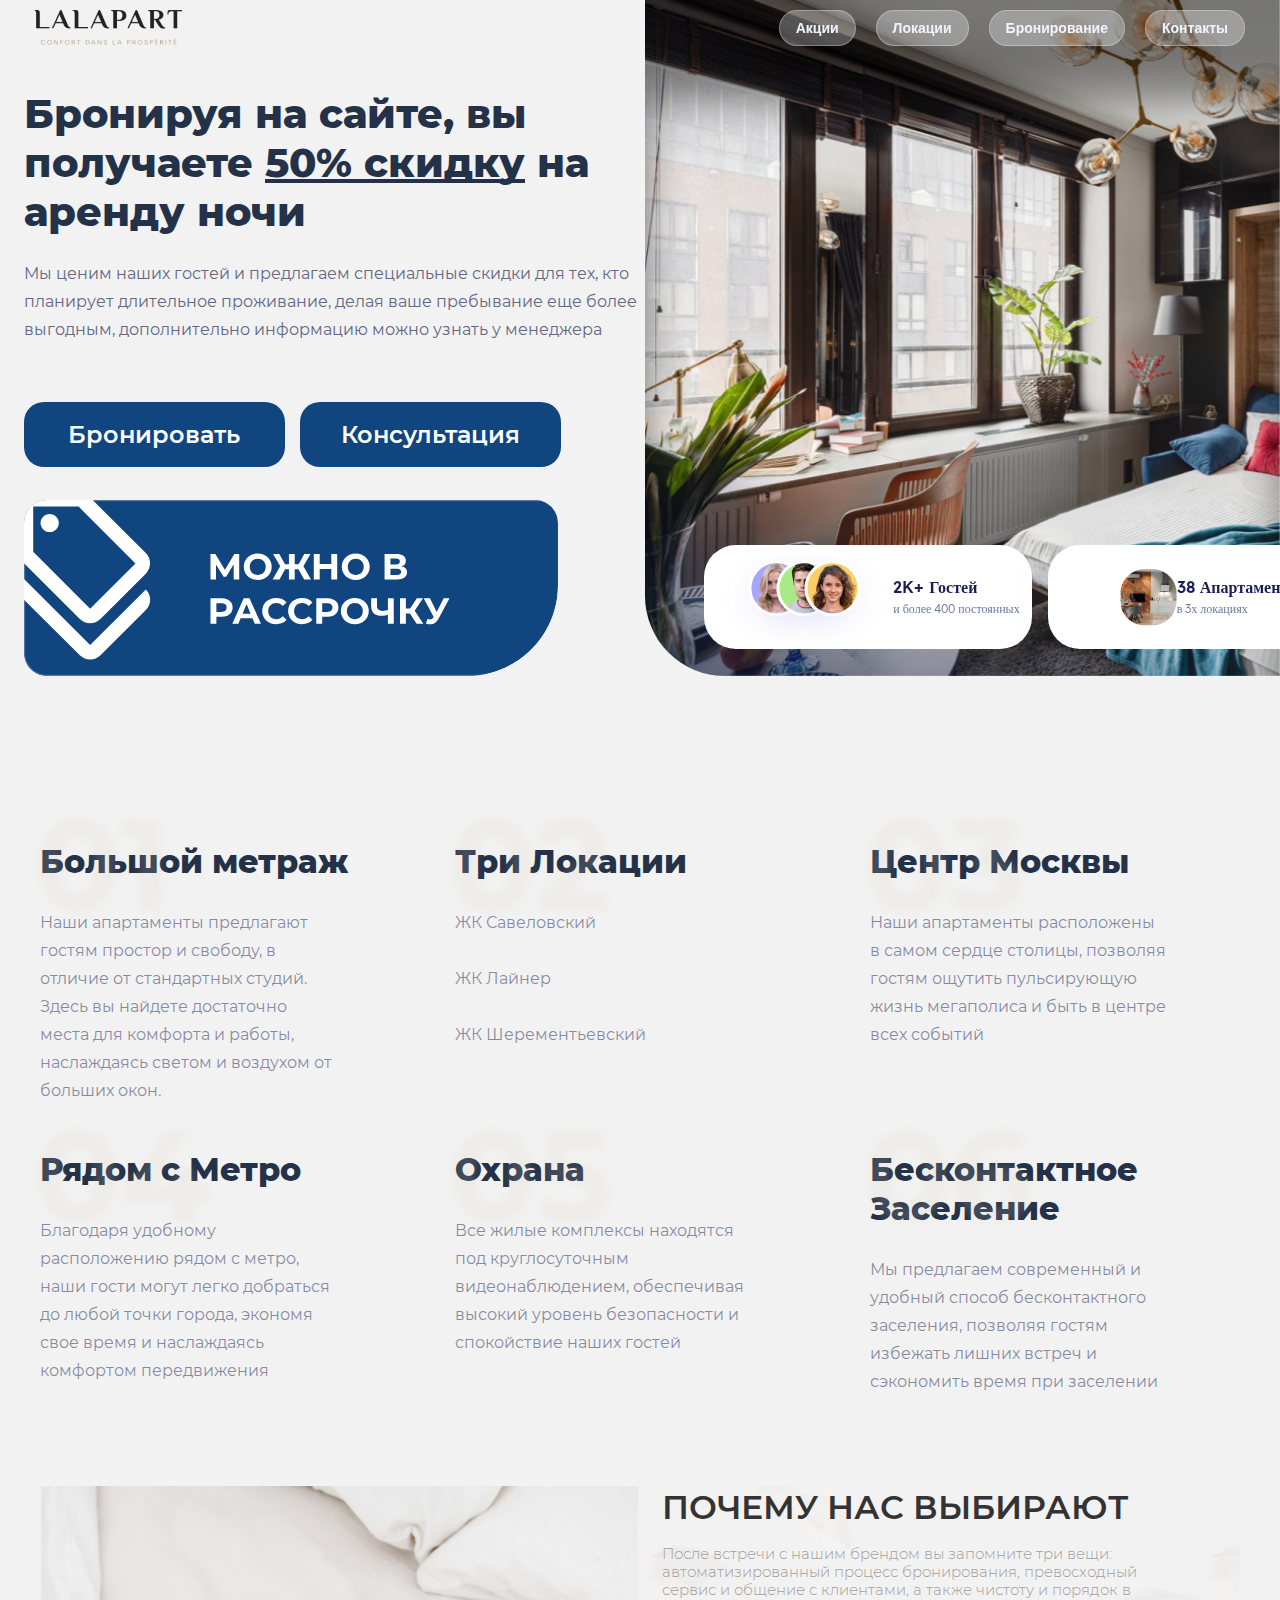
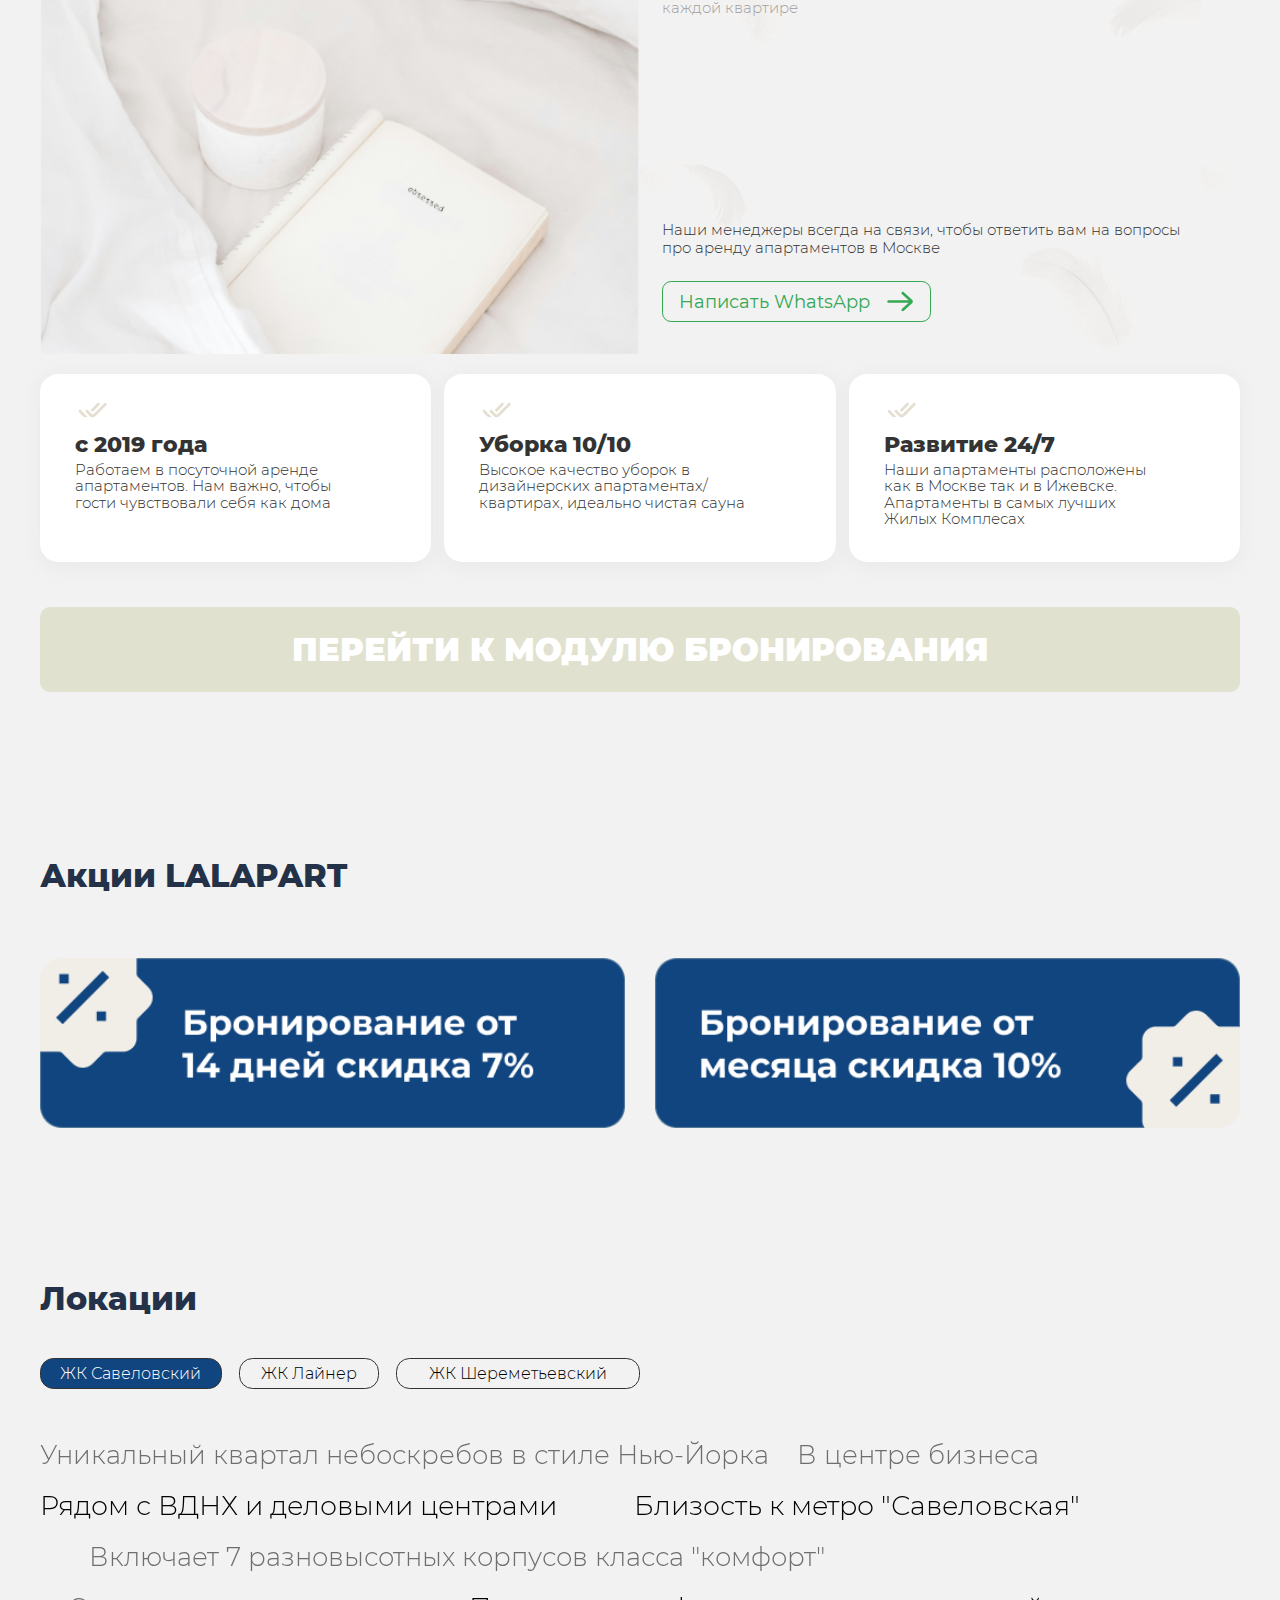
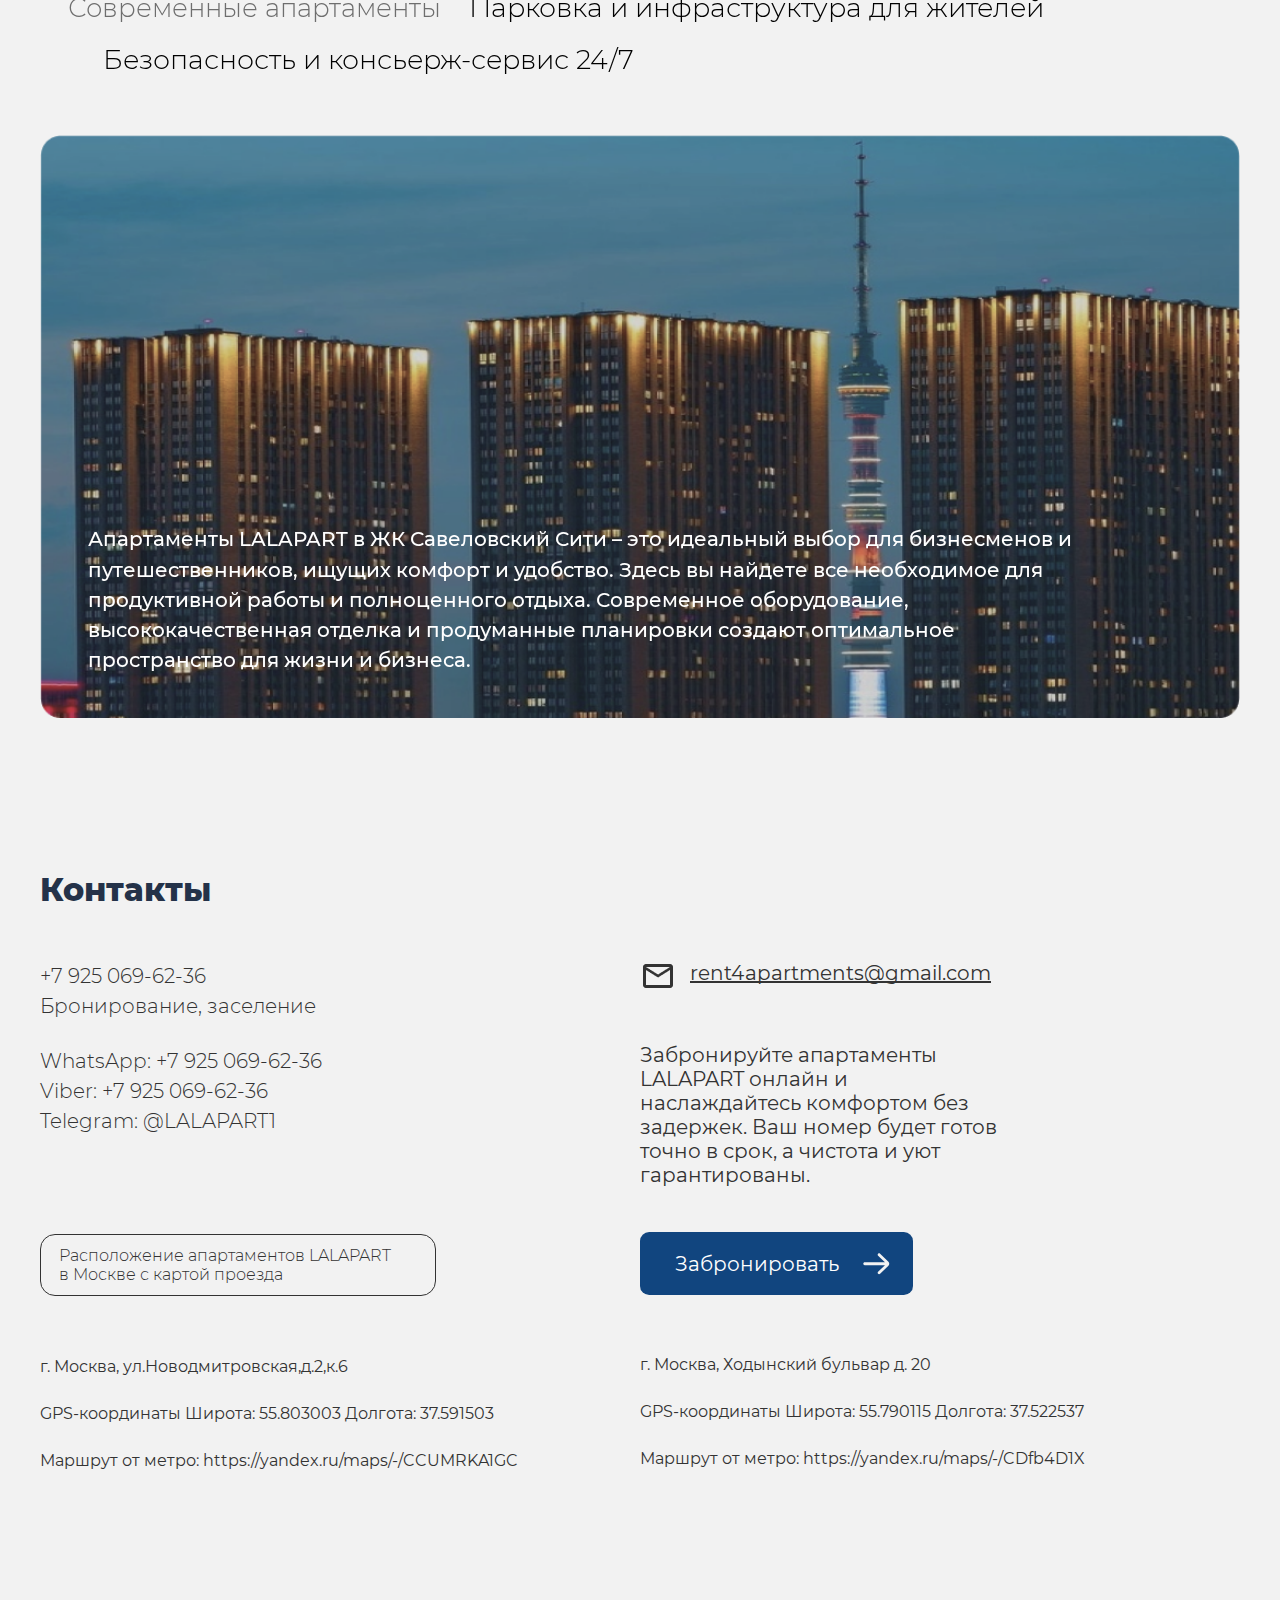
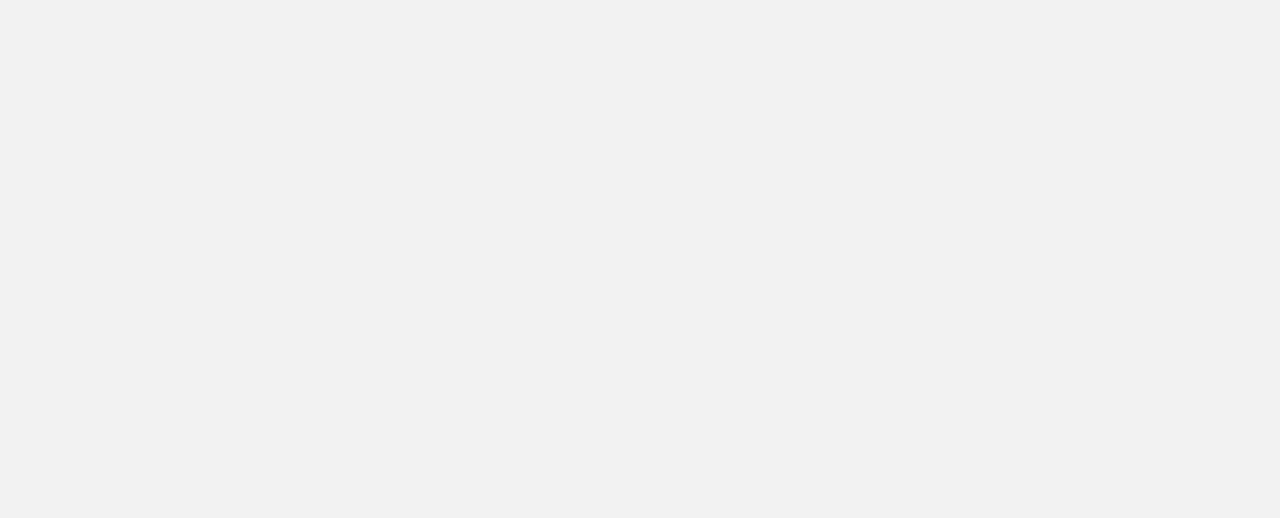
<file: index.html>
<!DOCTYPE html>
<html lang="ru">

<head>
    <meta charset="UTF-8">
    <meta name="viewport" content="width=device-width, initial-scale=1.0">
    <title>LALAPART</title>

    <link rel="stylesheet" href="./style/style.css">
    <link rel="stylesheet" href="./fonts/Montserrat/stylesheet.css">
    <link rel="stylesheet" href="./fonts/Lexend/stylesheet.css">
    <link rel="stylesheet" href="./style/swiper-bundle.min.css">
    <link rel="stylesheet" href="./fonts/Manrope/stylesheet.css">
    <script src="./script/swiper-bundle.min.js" defer></script>
    <script src="./script/script.js" defer></script>

</head>

<body>
    <header>
        <div class="container nav_pos">
            <button class="btn_burger">
                <span class="burger_line"></span>
                <span class="burger_line"></span>
                <span class="burger_line"></span>
            </button>
            <div class="main_nav">
                <a class="hide_logo" href="#"><img src="./img/logo.png" alt="Логотип LALAPART" width="147px"
                        height="36px"></a>
                <a href="#"><img src="./img/logo_2.png" alt="Логотип LALAPART"></a>
                <nav>
                    <ul class="nav_list">
                        <li class="nav_items"><a href="#">Акции</a></li>
                        <li class="nav_items"><a href="#">Локации</a></li>
                        <li class="nav_items"><a href="#">Бронирование</a></li>
                        <li class="nav_items"><a href="#">Контакты</a></li>
                    </ul>
                </nav>

            </div>
        </div>
        <div class="container-fuild">
            <div class="main_hero">
                <div class="main_hero_left">
                    <h2>Бронируя на сайте, вы получаете <span>50% скидку</span> на аренду ночи</h2>
                    <img class="stars" src="./img/stars.svg" alt="#">
                    <p>Мы ценим наших гостей и предлагаем специальные скидки для тех, кто планирует длительное
                        проживание,
                        делая ваше пребывание еще более выгодным, дополнительно информацию можно узнать у менеджера</p>

                    <button class="btn_class">Бронировать</button>
                    <button class="btn_class">Консультация</button>
                    <section class="content-widjet widjetTL">
                        <div class="container realty">
                            <div id="block-search">
                                <div id="tl-search-form" class="tl-container">
                                    <noindex><a href="https://www.travelline.ru/products/tl-hotel/" rel="nofollow"
                                            target="_blank">TravelLine</a></noindex>
                                </div>
                            </div>
                        </div>
                    </section>

                    <img src="./img/blue_pics/installments.svg" alt="МОЖНО В РАССРОЧКУ" width="469px" height="155px">
                </div>
                <div class="koleco_main swiper-container">
                        <div class="people_class">
                            <div class="people_group">
                                <img src="./img/group_people_1.png" alt="">
                                <div class="people-text">
                                    <h5>2K+ Гостей</h5>
                                    <p>и более 400 постоянных</p>
                                </div>
                                
                            </div>
                            <div class="people_group">
                                <img src="./img/group_people_2.png" alt="">
                                <div class="people-text">
                                    <h5>38 Апартаментов</h5>
                                    <p>в 3х локациях</p>
                                </div>
                                
                            </div>
                        </div>
                    <div class="swiper-wrapper">
                        <div class="main_hero_right_1 swiper-slide">
                            <div class="slide-content" data-swiper-parallax="-100"></div>
                        </div>
                        <div class="main_hero_right_2 swiper-slide">
                            <div class="slide-content" data-swiper-parallax="-200"></div>
                        </div>
                        <div class="main_hero_right_3 swiper-slide">
                            <div class="slide-content" data-swiper-parallax="-300"></div>
                        </div>
                        <div class="main_hero_right_4 swiper-slide">
                            <div class="slide-content" data-swiper-parallax="-400"></div>
                        </div>
                        <div class="main_hero_right_5 swiper-slide">
                            <div class="slide-content" data-swiper-parallax="-500"></div>
                        </div>
                    </div>
                </div>
            </div>
        </div>
    </header>
    <section class="advantages">
        <div class="container">
            <div class="installments_form_desktop">
                <h3>Впервые у нас? Оставь заявку и менеджер ответит на все вопросы и подберет квартиру</h3>
                <p>Животные обсуждаются / Паркинг есть / Уборка / Магазины / Метро в шаговой доступности</p>
                <form action="">
                    <input type="name" placeholder="Имя">
                    <input type="tel" placeholder="+7 (999) 900 00 00">
                    <p>Укажите плановую дату заезда</p>
                    <input type="date">
                </form>
                <button class="btn_class form_btn">Отправить</button>
                <button class="form_cross"><img src="./img/close_form.svg" alt="#"></button>
                <p>*Нажимая кнопку, вы даете согласие на обработку персональных данных и получение рекамных материалов
                </p>
            </div>
            <div class="installments_form_mobile">
                <h3>Оставить заявку на рассрочку или проконсультироваться</h3>
                <form class="mobile_form" action="">
                    <input type="text" placeholder="Имя">
                    <input type="tel" id="phone" placeholder="+7 (999) 900 00 00" required>
                </form>
                <button class="btn_class form">Отправить</button>
                <P>*Нажимая кнопку, вы даете согласие на обработку персональных данных и получение рекамных материалов
                </P>
            </div>
            <div class="advantages_list">
                <div class="advantages_item">
                    <h2>Большой метраж</h2>
                    <p>Наши апартаменты предлагают гостям простор и свободу, в отличие от стандартных студий. Здесь
                        вы
                        найдете достаточно места для комфорта и работы, наслаждаясь светом и воздухом от больших
                        окон.
                    </p>
                    <img src="./img/numbers_pics/01.png" alt="">
                </div>
                <div class="advantages_item">
                    <h2>Три Локации</h2>
                    <p>ЖК Савеловский <br><br>
                        ЖК Лайнер <br><br>
                        ЖК Шерементьевский</p>
                    <img src="./img/numbers_pics/02.png" alt="">
                </div>
                <div class="advantages_item">
                    <h2>Центр Москвы</h2>
                    <p>Наши апартаменты расположены в самом сердце столицы, позволяя гостям ощутить пульсирующую
                        жизнь
                        мегаполиса и быть в центре всех событий</p>
                    <img src="./img/numbers_pics/03.png" alt="">
                </div>
                <div class="advantages_item">
                    <h2>Рядом с Метро</h2>
                    <p>Благодаря удобному расположению рядом с метро, наши гости могут легко добраться до любой
                        точки
                        города, экономя свое время и наслаждаясь комфортом передвижения</p>
                    <img src="./img/numbers_pics/04.png" alt="">
                </div>
                <div class="advantages_item">
                    <h2>Охрана</h2>
                    <p>Все жилые комплексы находятся под круглосуточным видеонаблюдением, обеспечивая высокий
                        уровень
                        безопасности и спокойствие наших гостей</p>
                    <img src="./img/numbers_pics/05.png" alt="">
                </div>
                <div class="advantages_item">
                    <h2>Бесконтактное Заселение</h2>
                    <p>Мы предлагаем современный и удобный способ бесконтактного заселения, позволяя гостям избежать
                        лишних встреч и сэкономить время при заселении</p>
                    <img src="./img/numbers_pics/06.png" alt="">
                </div>
            </div>
            <button class="btn_bron">
                <h4>Бронировать скидку</h4><img src="./img/btn_bron.svg" alt="кнопка Бронировать скидку">
            </button>
        </div>
    </section>
    <section class="why_us">
        <div class="container">
            <div class="why_us_main">
                <div class="why_us_left"></div>
                <div class="why_us_right">
                    <div class="why_us_right_top">
                        <h2>ПОЧЕМУ НАС ВЫБИРАЮТ</h2>
                        <p>После встречи с нашим брендом вы запомните три вещи: автоматизированный процесс бронирования,
                            превосходный сервис и общение с клиентами, а также чистоту и порядок в каждой квартире</p>
                    </div>
                    <div class="why_us_right_bottom">
                        <p>Наши менеджеры всегда на связи, чтобы ответить вам на вопросы про аренду апартаментов в
                            Москве
                        </p>
                        <div class="WhatsApp_btn">
                            <a href="https://wa.me/79250696236" target="_blank">Написать WhatsApp<img
                                    src="./img/why_us/light.svg" alt="#"></a>

                        </div>
                    </div>
                </div>
            </div>
            <div class="why_us_list">
                <div class="why_us_item">
                    <img src="./img/why_us/vv.svg" alt="">
                    <h4>с 2019 года</h4>
                    <p>Работаем в посуточной аренде апартаментов. Нам важно, чтобы гости чувствовали себя как дома
                    </p>
                </div>
                <div class="why_us_item">
                    <img src="./img/why_us/vv.svg" alt="">
                    <h4>Уборка 10/10</h4>
                    <p>Высокое качество уборок в дизайнерских апартаментах/ квартирах, идеально чистая сауна</p>
                </div>
                <div class="why_us_item">
                    <img src="./img/why_us/vv.svg" alt="">
                    <h4>Развитие 24/7</h4>
                    <p>Наши апартаменты расположены как в Москве так и в Ижевске. Апартаменты в самых лучших Жилых
                        Комплесах</p>
                </div>
                <a href="" class="btn_class mob">Бронировать</a>
            </div>
            <button class="btn_reservation">ПЕРЕЙТИ К МОДУЛЮ БРОНИРОВАНИЯ</button>

        </div>
    </section>
    <section class="promotions">
        <div class="container">
            <div class="promotions_top">
                <h2>Акции LALAPART</h2>
            </div>
            <div class="promotions_bottom">
                <img src="./img/blue_pics/reservation.png" alt="Бронирование от 14 дней скидка 7%" width="535px"
                    height="155px ">
                <img src="./img/blue_pics/reservation_2.png" alt="Бронирование от месяца скидка 10%" width="535px"
                    height="155px ">
            </div>
            <div class="promotions__bottom--mobile">
                <div class="promotions__bottom--item">
                    <div class="promotions__item-head">
                        Бронирование от 14 дней скидка 7%
                    </div>
                    <a href="" class="link__white"><svg xmlns="http://www.w3.org/2000/svg" width="35" height="35"
                            viewBox="0 0 35 35" fill="none">
                            <path
                                d="M19.0838 8.91121C18.5232 8.35057 18.5232 7.44158 19.0838 6.88093C19.6445 6.32029 20.5535 6.32029 21.1141 6.88093L29.4305 15.1974C30.5518 16.3186 30.5518 18.1366 29.4305 19.2579L21.1141 27.5743C20.5535 28.135 19.6445 28.135 19.0838 27.5743C18.5232 27.0137 18.5232 26.1047 19.0838 25.544L25.9646 18.6633L5.74272 18.6633C4.94984 18.6633 4.30709 18.0205 4.30709 17.2276C4.30709 16.4348 4.94984 15.792 5.74272 15.792L25.9646 15.792L19.0838 8.91121Z"
                                fill="#243249" />
                        </svg> Оформить</a>
                </div>
                <div class="promotions__bottom--item">
                    <div class="promotions__item-head">
                        Бронирование от месяца скидка 10%
                    </div>
                    <a href="" class="link__white"><svg xmlns="http://www.w3.org/2000/svg" width="35" height="35"
                            viewBox="0 0 35 35" fill="none">
                            <path
                                d="M19.0838 8.91121C18.5232 8.35057 18.5232 7.44158 19.0838 6.88093C19.6445 6.32029 20.5535 6.32029 21.1141 6.88093L29.4305 15.1974C30.5518 16.3186 30.5518 18.1366 29.4305 19.2579L21.1141 27.5743C20.5535 28.135 19.6445 28.135 19.0838 27.5743C18.5232 27.0137 18.5232 26.1047 19.0838 25.544L25.9646 18.6633L5.74272 18.6633C4.94984 18.6633 4.30709 18.0205 4.30709 17.2276C4.30709 16.4348 4.94984 15.792 5.74272 15.792L25.9646 15.792L19.0838 8.91121Z"
                                fill="#243249" />
                        </svg> Оформить</a>
                </div>
            </div>
        </div>
    </section>
    <section class="location">
        <div class="container">
            <h2>Локации</h2>
            <div class="btn_slider">
                <button class="go_to_slide_1 btn_acive active">ЖК Савеловский</button>
                <button class="go_to_slide_2 btn_acive">ЖК Лайнер</button>
                <button class="go_to_slide_3 btn_acive">ЖК Шереметьевский</button>
            </div>
            <div class="location_swiper swiper-container">
                <div class="paralax-slider_bg" data-swiper-parallax="-20%"></div>
                <div class="swiper-wrapper">
                    <div class="location_slide swiper-slide">
                        <p data-swiper-parallax-opacity="0" data-swiper-parallax-scale="0.2">Уникальный квартал
                            небоскребов в стиле Нью-Йорка&nbsp;&nbsp;&nbsp; В центре бизнеса<br> <span>Рядом с ВДНХ и
                                деловыми центрами</span>&nbsp;&nbsp;&nbsp;&nbsp;&nbsp;&nbsp;&nbsp;&nbsp;&nbsp;&nbsp;
                            <span>Близость к метро "Савеловская"</span><br>&nbsp;&nbsp;&nbsp;&nbsp;&nbsp;&nbsp; Включает
                            7 разновысотных
                            корпусов класса "комфорт"<br>&nbsp;&nbsp;&nbsp; Современные апартаменты
                            &nbsp;&nbsp;&nbsp;<span>Парковка и инфраструктура для
                                жителей</span>&nbsp;&nbsp;&nbsp;&nbsp;&nbsp;&nbsp;
                            <span>&nbsp;&nbsp;&nbsp;&nbsp;&nbsp;&nbsp;&nbsp;&nbsp;&nbsp;Безопасность и консьерж-сервис
                                24/7</span>
                        </p>
                        <img data-swiper-parallax-opacity="0" data-swiper-parallax="-300"
                            data-swiper-parallax-duration="500" src="./img/location/background_1.png" alt=""
                            width=" 1095.293px" height="532.309px">
                        <p data-swiper-parallax-opacity="0" data-swiper-parallax-scale="0.2" class="on_picture">
                            Апартаменты LALAPART в ЖК Савеловский Сити – это идеальный выбор для
                            бизнесменов и
                            путешественников, ищущих комфорт и удобство. Здесь вы найдете все необходимое для
                            продуктивной работы и полноценного отдыха. Современное оборудование, высококачественная
                            отделка и продуманные планировки создают оптимальное пространство для жизни и бизнеса.</p>

                    </div>
                    <div class="location_slide swiper-slide">
                        <p data-swiper-parallax-opacity="0" data-swiper-parallax-scale="0.2">Метро "ЦСКА" в шаговой
                            &nbsp;&nbsp;&nbsp;&nbsp;&nbsp;&nbsp;&nbsp;&nbsp;&nbsp;&nbsp;<span>Парки "Чапаевский" и
                                "Ленинградский"<br></span>&nbsp;&nbsp;&nbsp;&nbsp;&nbsp;&nbsp;&nbsp;&nbsp;&nbsp;&nbsp;<span>
                                Встреча курьеров от
                                вашего имени&nbsp;&nbsp;&nbsp;&nbsp;&nbsp;&nbsp;&nbsp;&nbsp;&nbsp;&nbsp;
                            </span> Дворец спорта "Мегаспорт"<br> Жилье в одном из самых престижных
                            районов
                            Москвы&nbsp;&nbsp;&nbsp;&nbsp;&nbsp;&nbsp;&nbsp;&nbsp;&nbsp
                            ТЦ
                            "Авиапарк"<br><span>Парковка и инфраструктура для
                                жителей</span>&nbsp;&nbsp;<span>Безопасность и
                                консьерж-сервис 24/7</span>
                        </p>
                        <img data-swiper-parallax-opacity="0" data-swiper-parallax="-300"
                            data-swiper-parallax-duration="500" src="./img/location/background_2.png" alt=""
                            width=" 1095.293px" height="532.309px">
                        <p data-swiper-parallax-opacity="0" data-swiper-parallax-scale="0.2" class="on_picture">В поиске
                            апартаментов в Москве посуточно? ЖК Лайнер предлагает идеальное
                            решение для тех, кто ценит комфорт, стиль и активный образ жизни. Расположенный в
                            Хорошевском районе, Лайнер сочетает в себе доступность и престижность, предлагая снять
                            апартаменты в Москве на сутки / месяц в одном из самых динамичных районов столицы.</p>

                    </div>
                    <div class="location_slide swiper-slide">
                        <p data-swiper-parallax-opacity="0" data-swiper-parallax-scale="0.2">"Флакон" и "Хлебозавод"
                            находятся Всего в 16 минутах пешком&nbsp;&nbsp;&nbsp;&nbsp;&nbsp;&nbsp; Зеленые
                            зоны&nbsp;&nbsp;&nbsp;&nbsp;&nbsp;&nbsp;<span>
                                Парки "Чапаевский" и
                                "Ленинградский"
                            </span>&nbsp;&nbsp;&nbsp;&nbsp;&nbsp;&nbsp; Безопасность и консьерж-сервис 24/7
                            <br>Всего в 10 минутах от метро
                            Савёловская&nbsp;&nbsp;
                            <span>Парковка и инфраструктура для жителей</span>
                            &nbsp;&nbsp;&nbsp;&nbsp;&nbsp;&nbsp;Расположен вблизи крупных транспортных
                            артерий
                        </p>
                        <img data-swiper-parallax-opacity="0" data-swiper-parallax="-300"
                            data-swiper-parallax-duration="500" src="./img/location/background_3.png" alt=""
                            width=" 1095.293px" height="532.309px">
                        <p data-swiper-parallax-opacity="0" data-swiper-parallax-scale="0.2" class="on_picture">ЖК
                            Шереметьевский отличается продуманной инфраструктурой: здесь вы найдете
                            магазины, рестораны, кафе, а также спортивные комплексы и фитнес-центры. Cнять апартаменты в
                            Москве на сутки / продолжительный срок становится возможным благодаря разнообразию
                            предложений от LALAPART в Шереметьевском.</p>

                    </div>
                    <div class="swiper-pagination"></div>
                </div>
            </div>
        </div>
    </section>
    <footer class="contacts">
        <div class="container">
            <h2>Контакты</h2>

            <div class="contacts_main">
                <div class="contacts_left">
                    <ul>
                        <li><a href="tel:+7 925 069‑62‑36">+7 925 069‑62‑36</a></li>
                        <li><a href="#">Бронирование, заселение</a></li>
                        <li><a href="https://wa.me/79250696236" target="_blank">WhatsApp: +7 925 069‑62‑36</a></li>
                        <li><a href="viber://chat?number=79250696236" target="_blank">Viber: +7 925 069‑62‑36</a></li>
                        <li><a href="https://t.me/LALAPART1" target="_blank">Telegram: @LALAPART1</a></li>
                    </ul>
                    <p>Расположение апартаментов LALAPART в Москве с картой проезда</p>
                    <ul>
                        <li>г. Москва, ул.Новодмитровская,д.2,к.6</li>
                        <li>GPS-координаты Широта: 55.803003 Долгота: 37.591503</li>
                        <li>Маршрут от метро: https://yandex.ru/maps/-/CCUMRKA1GC</li>
                    </ul>
                </div>
                <div class="contacts_right">
                    <a
                        href="mailto:rent4apartments@gmail.com?subject=Тема%20письма&body=Текст%20письма">rent4apartments@gmail.com</a>
                    <p>Забронируйте апартаменты LALAPART онлайн и наслаждайтесь комфортом без задержек. Ваш номер будет
                        готов точно в срок, а чистота и уют гарантированы.</p>
                    <div class="btn_reserve">
                        <button>Забронировать</button>
                        <img src="./img/arrow_btn.svg" alt="#" width="34.45" height="34.5">
                    </div>
                    <ul>
                        <li>г. Москва, Ходынский бульвар д. 20</li>
                        <li>GPS-координаты Широта: 55.790115 Долгота: 37.522537</li>
                        <li>Маршрут от метро: https://yandex.ru/maps/-/CDfb4D1X</li>
                    </ul>
                </div>
            </div>
            <div class="contact__map">
                <iframe data-js-source loading="lazy"
                    src="https://yandex.ru/map-widget/v1/?um=constructor%3A63e91fde3c307da7e3ecd411ab97797394c7436650d1df27c56533c774891272&amp;source=constructor"
                    frameborder="0"></iframe>
                <video loading="lazy" data-js-source loading="lazy"
                    src="https://la-lapart.com/wp-content/uploads/2023/06/bced5f.mp4" autoplay playsinline loop
                    muted></video>
            </div>
        </div>
    </footer>
</body>

</html>
</file>
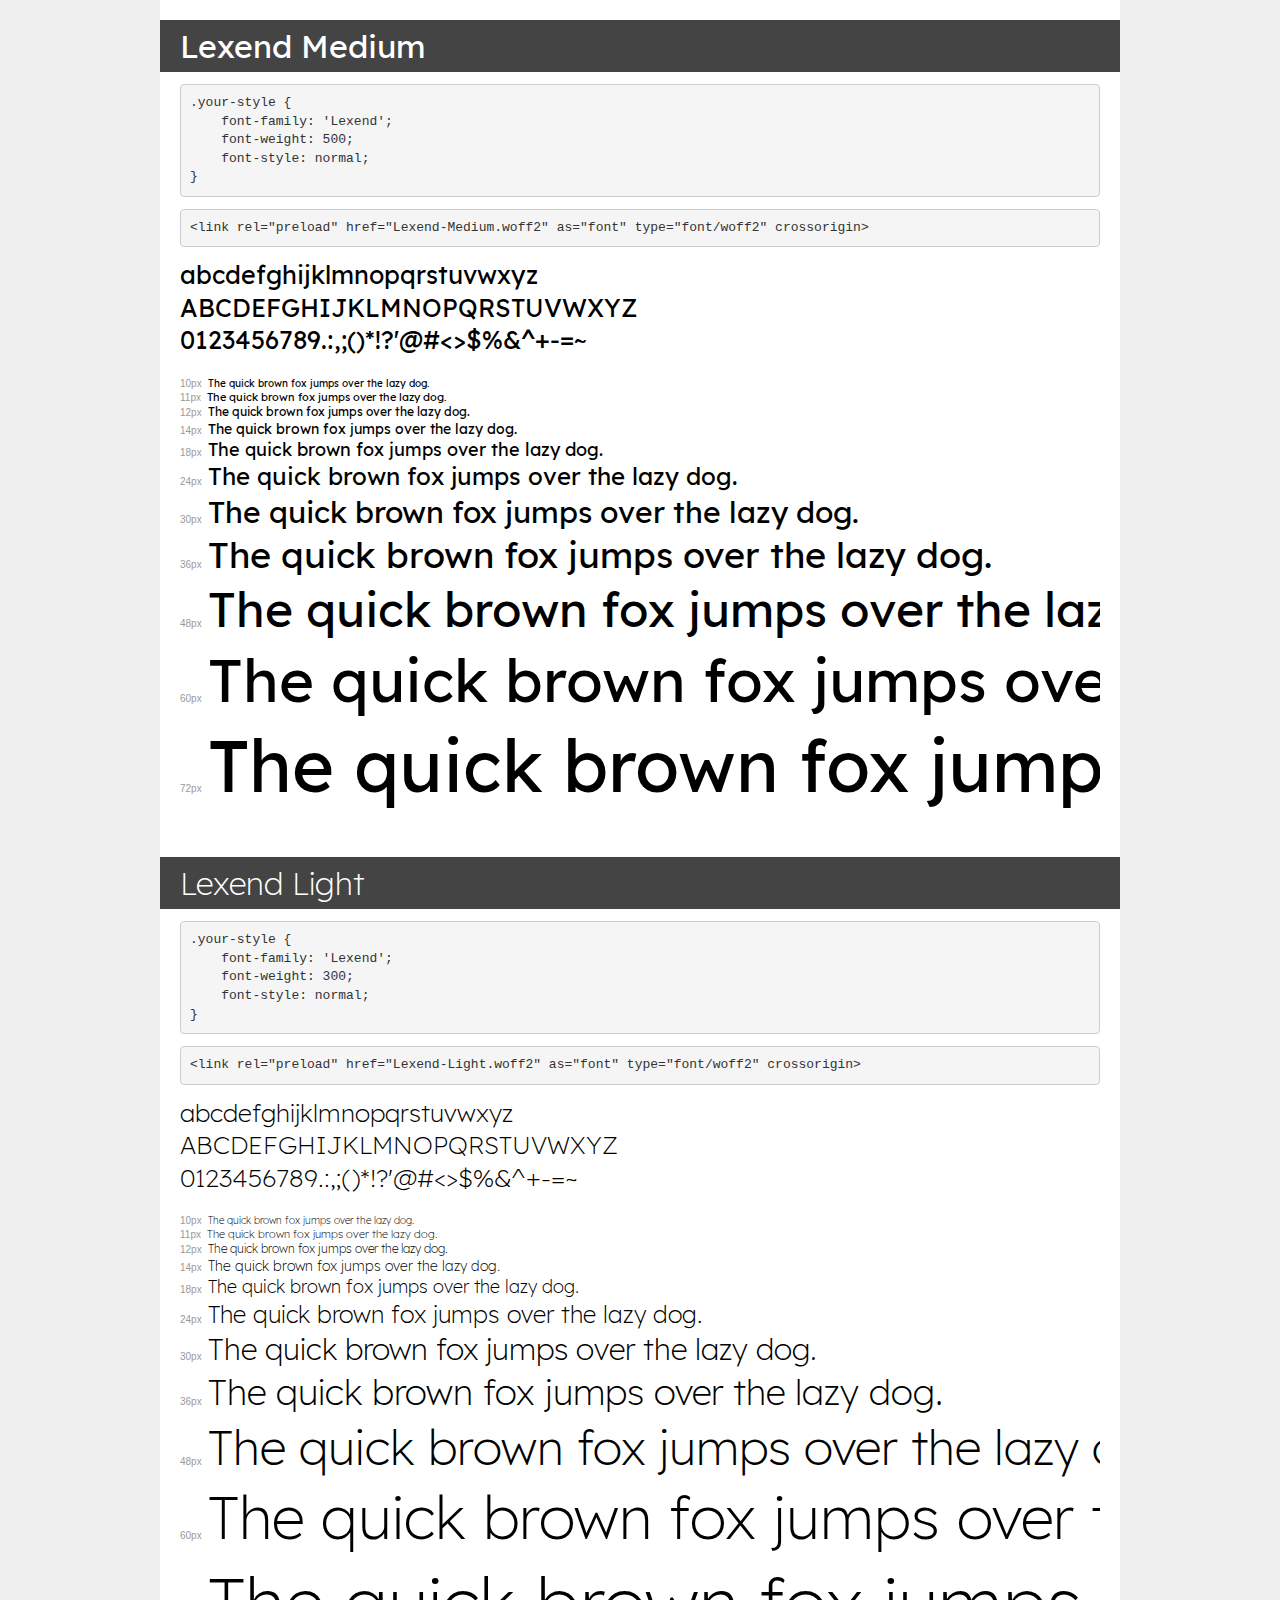
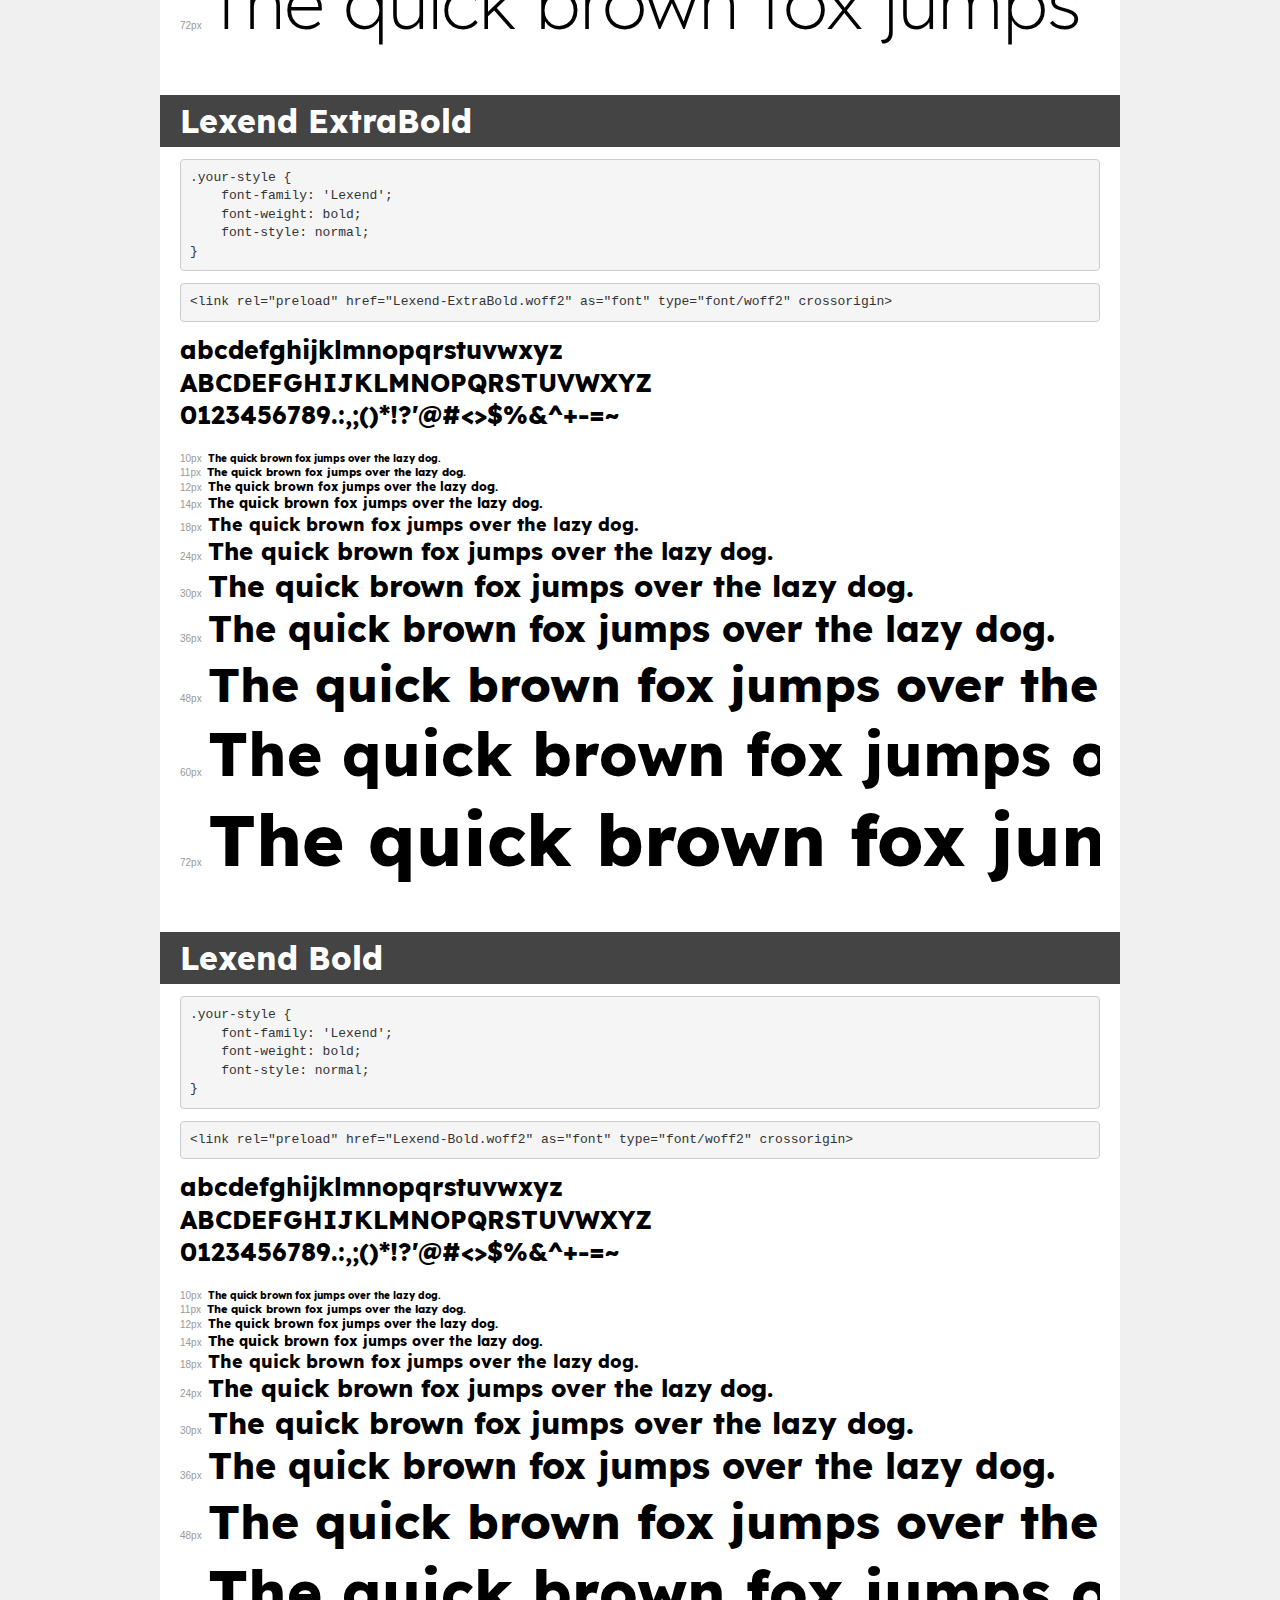
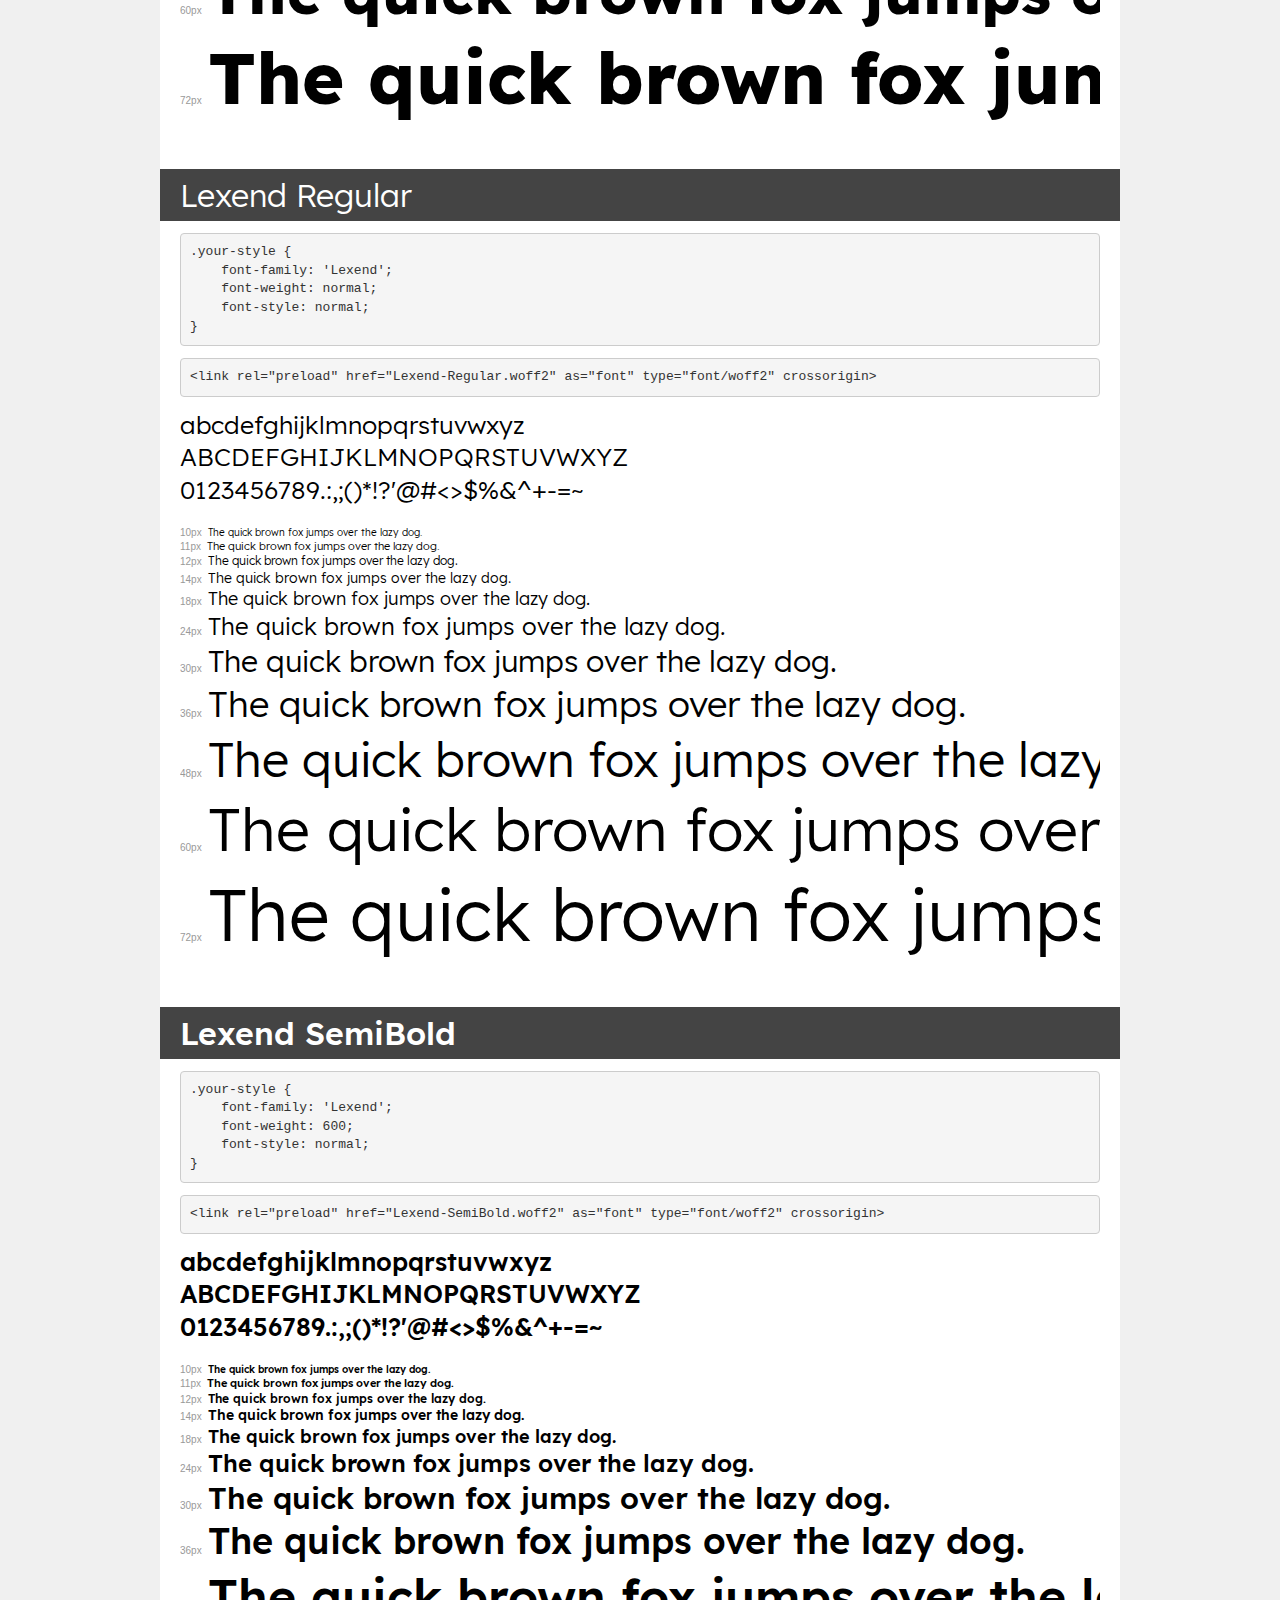
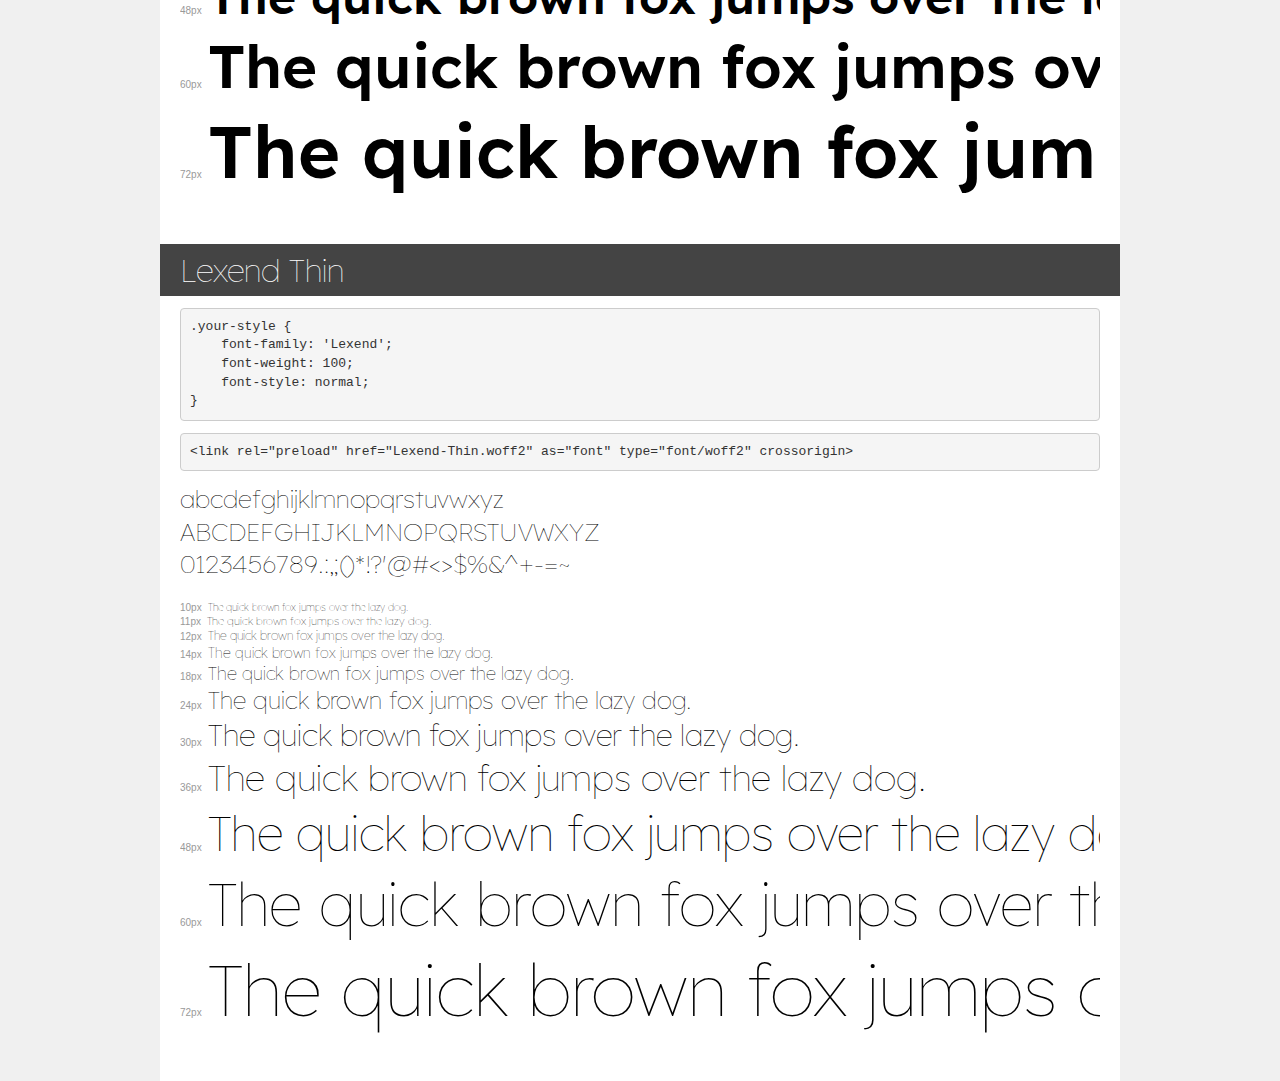
<file: fonts/Lexend/demo.html>
<!DOCTYPE html>
<html lang="en">
<head>
    <meta charset="utf-8">
    <meta http-equiv="X-UA-Compatible" content="IE=edge">
    <meta name="viewport" content="width=device-width, initial-scale=1">
    <meta name="robots" content="noindex, noarchive">
    <meta name="format-detection" content="telephone=no">
    <title>Transfonter demo</title>
    <link href="stylesheet.css" rel="stylesheet">
    <style>
        /*
        http://meyerweb.com/eric/tools/css/reset/
        v2.0 | 20110126
        License: none (public domain)
        */
        html, body, div, span, applet, object, iframe,
        h1, h2, h3, h4, h5, h6, p, blockquote, pre,
        a, abbr, acronym, address, big, cite, code,
        del, dfn, em, img, ins, kbd, q, s, samp,
        small, strike, strong, sub, sup, tt, var,
        b, u, i, center,
        dl, dt, dd, ol, ul, li,
        fieldset, form, label, legend,
        table, caption, tbody, tfoot, thead, tr, th, td,
        article, aside, canvas, details, embed,
        figure, figcaption, footer, header, hgroup,
        menu, nav, output, ruby, section, summary,
        time, mark, audio, video {
            margin: 0;
            padding: 0;
            border: 0;
            font-size: 100%;
            font: inherit;
            vertical-align: baseline;
        }
        /* HTML5 display-role reset for older browsers */
        article, aside, details, figcaption, figure,
        footer, header, hgroup, menu, nav, section {
            display: block;
        }
        body {
            line-height: 1;
        }
        ol, ul {
            list-style: none;
        }
        blockquote, q {
            quotes: none;
        }
        blockquote:before, blockquote:after,
        q:before, q:after {
            content: '';
            content: none;
        }
        table {
            border-collapse: collapse;
            border-spacing: 0;
        }
        /* demo styles */
        body {
            background: #f0f0f0;
            color: #000;
        }
        .page {
            background: #fff;
            width: 920px;
            margin: 0 auto;
            padding: 20px 20px 0 20px;
            overflow: hidden;
        }
        .font-container {
            overflow-x: auto;
            overflow-y: hidden;
            margin-bottom: 40px;
            line-height: 1.3;
            white-space: nowrap;
            padding-bottom: 5px;
        }
        h1 {
            position: relative;
            background: #444;
            font-size: 32px;
            color: #fff;
            padding: 10px 20px;
            margin: 0 -20px 12px -20px;
        }
        .letters {
            font-size: 25px;
            margin-bottom: 20px;
        }
        .s10:before {
            content: '10px';
        }
        .s11:before {
            content: '11px';
        }
        .s12:before {
            content: '12px';
        }
        .s14:before {
            content: '14px';
        }
        .s18:before {
            content: '18px';
        }
        .s24:before {
            content: '24px';
        }
        .s30:before {
            content: '30px';
        }
        .s36:before {
            content: '36px';
        }
        .s48:before {
            content: '48px';
        }
        .s60:before {
            content: '60px';
        }
        .s72:before {
            content: '72px';
        }
        .s10:before, .s11:before, .s12:before, .s14:before,
        .s18:before, .s24:before, .s30:before, .s36:before,
        .s48:before, .s60:before, .s72:before {
            font-family: Arial, sans-serif;
            font-size: 10px;
            font-weight: normal;
            font-style: normal;
            color: #999;
            padding-right: 6px;
        }
        pre {
            display: block;
            padding: 9px;
            margin: 0 0 12px;
            font-family: Monaco, Menlo, Consolas, "Courier New", monospace;
            font-size: 13px;
            line-height: 1.428571429;
            color: #333;
            font-weight: normal;
            font-style: normal;
            background-color: #f5f5f5;
            border: 1px solid #ccc;
            overflow-x: auto;
            border-radius: 4px;
        }
        /* responsive */
        @media (max-width: 959px) {
            .page {
                width: auto;
                margin: 0;
            }
        }
    </style>
</head>
<body>
<div class="page">
    <div class="demo">
        <h1 style="font-family: 'Lexend'; font-weight: 500; font-style: normal;">Lexend Medium</h1>
        <pre title="Usage">.your-style {
    font-family: 'Lexend';
    font-weight: 500;
    font-style: normal;
}</pre>
        <pre title="Preload (optional)">
&lt;link rel=&quot;preload&quot; href=&quot;Lexend-Medium.woff2&quot; as=&quot;font&quot; type=&quot;font/woff2&quot; crossorigin&gt;</pre>
        <div class="font-container" style="font-family: 'Lexend'; font-weight: 500; font-style: normal;">
            <p class="letters">
                abcdefghijklmnopqrstuvwxyz<br>
ABCDEFGHIJKLMNOPQRSTUVWXYZ<br>
                0123456789.:,;()*!?'@#&lt;&gt;$%&^+-=~
            </p>
            <p class="s10" style="font-size: 10px;">The quick brown fox jumps over the lazy dog.</p>
            <p class="s11" style="font-size: 11px;">The quick brown fox jumps over the lazy dog.</p>
            <p class="s12" style="font-size: 12px;">The quick brown fox jumps over the lazy dog.</p>
            <p class="s14" style="font-size: 14px;">The quick brown fox jumps over the lazy dog.</p>
            <p class="s18" style="font-size: 18px;">The quick brown fox jumps over the lazy dog.</p>
            <p class="s24" style="font-size: 24px;">The quick brown fox jumps over the lazy dog.</p>
            <p class="s30" style="font-size: 30px;">The quick brown fox jumps over the lazy dog.</p>
            <p class="s36" style="font-size: 36px;">The quick brown fox jumps over the lazy dog.</p>
            <p class="s48" style="font-size: 48px;">The quick brown fox jumps over the lazy dog.</p>
            <p class="s60" style="font-size: 60px;">The quick brown fox jumps over the lazy dog.</p>
            <p class="s72" style="font-size: 72px;">The quick brown fox jumps over the lazy dog.</p>
        </div>
    </div>

    <div class="demo">
        <h1 style="font-family: 'Lexend'; font-weight: 300; font-style: normal;">Lexend Light</h1>
        <pre title="Usage">.your-style {
    font-family: 'Lexend';
    font-weight: 300;
    font-style: normal;
}</pre>
        <pre title="Preload (optional)">
&lt;link rel=&quot;preload&quot; href=&quot;Lexend-Light.woff2&quot; as=&quot;font&quot; type=&quot;font/woff2&quot; crossorigin&gt;</pre>
        <div class="font-container" style="font-family: 'Lexend'; font-weight: 300; font-style: normal;">
            <p class="letters">
                abcdefghijklmnopqrstuvwxyz<br>
ABCDEFGHIJKLMNOPQRSTUVWXYZ<br>
                0123456789.:,;()*!?'@#&lt;&gt;$%&^+-=~
            </p>
            <p class="s10" style="font-size: 10px;">The quick brown fox jumps over the lazy dog.</p>
            <p class="s11" style="font-size: 11px;">The quick brown fox jumps over the lazy dog.</p>
            <p class="s12" style="font-size: 12px;">The quick brown fox jumps over the lazy dog.</p>
            <p class="s14" style="font-size: 14px;">The quick brown fox jumps over the lazy dog.</p>
            <p class="s18" style="font-size: 18px;">The quick brown fox jumps over the lazy dog.</p>
            <p class="s24" style="font-size: 24px;">The quick brown fox jumps over the lazy dog.</p>
            <p class="s30" style="font-size: 30px;">The quick brown fox jumps over the lazy dog.</p>
            <p class="s36" style="font-size: 36px;">The quick brown fox jumps over the lazy dog.</p>
            <p class="s48" style="font-size: 48px;">The quick brown fox jumps over the lazy dog.</p>
            <p class="s60" style="font-size: 60px;">The quick brown fox jumps over the lazy dog.</p>
            <p class="s72" style="font-size: 72px;">The quick brown fox jumps over the lazy dog.</p>
        </div>
    </div>

    <div class="demo">
        <h1 style="font-family: 'Lexend'; font-weight: bold; font-style: normal;">Lexend ExtraBold</h1>
        <pre title="Usage">.your-style {
    font-family: 'Lexend';
    font-weight: bold;
    font-style: normal;
}</pre>
        <pre title="Preload (optional)">
&lt;link rel=&quot;preload&quot; href=&quot;Lexend-ExtraBold.woff2&quot; as=&quot;font&quot; type=&quot;font/woff2&quot; crossorigin&gt;</pre>
        <div class="font-container" style="font-family: 'Lexend'; font-weight: bold; font-style: normal;">
            <p class="letters">
                abcdefghijklmnopqrstuvwxyz<br>
ABCDEFGHIJKLMNOPQRSTUVWXYZ<br>
                0123456789.:,;()*!?'@#&lt;&gt;$%&^+-=~
            </p>
            <p class="s10" style="font-size: 10px;">The quick brown fox jumps over the lazy dog.</p>
            <p class="s11" style="font-size: 11px;">The quick brown fox jumps over the lazy dog.</p>
            <p class="s12" style="font-size: 12px;">The quick brown fox jumps over the lazy dog.</p>
            <p class="s14" style="font-size: 14px;">The quick brown fox jumps over the lazy dog.</p>
            <p class="s18" style="font-size: 18px;">The quick brown fox jumps over the lazy dog.</p>
            <p class="s24" style="font-size: 24px;">The quick brown fox jumps over the lazy dog.</p>
            <p class="s30" style="font-size: 30px;">The quick brown fox jumps over the lazy dog.</p>
            <p class="s36" style="font-size: 36px;">The quick brown fox jumps over the lazy dog.</p>
            <p class="s48" style="font-size: 48px;">The quick brown fox jumps over the lazy dog.</p>
            <p class="s60" style="font-size: 60px;">The quick brown fox jumps over the lazy dog.</p>
            <p class="s72" style="font-size: 72px;">The quick brown fox jumps over the lazy dog.</p>
        </div>
    </div>

    <div class="demo">
        <h1 style="font-family: 'Lexend'; font-weight: bold; font-style: normal;">Lexend Bold</h1>
        <pre title="Usage">.your-style {
    font-family: 'Lexend';
    font-weight: bold;
    font-style: normal;
}</pre>
        <pre title="Preload (optional)">
&lt;link rel=&quot;preload&quot; href=&quot;Lexend-Bold.woff2&quot; as=&quot;font&quot; type=&quot;font/woff2&quot; crossorigin&gt;</pre>
        <div class="font-container" style="font-family: 'Lexend'; font-weight: bold; font-style: normal;">
            <p class="letters">
                abcdefghijklmnopqrstuvwxyz<br>
ABCDEFGHIJKLMNOPQRSTUVWXYZ<br>
                0123456789.:,;()*!?'@#&lt;&gt;$%&^+-=~
            </p>
            <p class="s10" style="font-size: 10px;">The quick brown fox jumps over the lazy dog.</p>
            <p class="s11" style="font-size: 11px;">The quick brown fox jumps over the lazy dog.</p>
            <p class="s12" style="font-size: 12px;">The quick brown fox jumps over the lazy dog.</p>
            <p class="s14" style="font-size: 14px;">The quick brown fox jumps over the lazy dog.</p>
            <p class="s18" style="font-size: 18px;">The quick brown fox jumps over the lazy dog.</p>
            <p class="s24" style="font-size: 24px;">The quick brown fox jumps over the lazy dog.</p>
            <p class="s30" style="font-size: 30px;">The quick brown fox jumps over the lazy dog.</p>
            <p class="s36" style="font-size: 36px;">The quick brown fox jumps over the lazy dog.</p>
            <p class="s48" style="font-size: 48px;">The quick brown fox jumps over the lazy dog.</p>
            <p class="s60" style="font-size: 60px;">The quick brown fox jumps over the lazy dog.</p>
            <p class="s72" style="font-size: 72px;">The quick brown fox jumps over the lazy dog.</p>
        </div>
    </div>

    <div class="demo">
        <h1 style="font-family: 'Lexend'; font-weight: normal; font-style: normal;">Lexend Regular</h1>
        <pre title="Usage">.your-style {
    font-family: 'Lexend';
    font-weight: normal;
    font-style: normal;
}</pre>
        <pre title="Preload (optional)">
&lt;link rel=&quot;preload&quot; href=&quot;Lexend-Regular.woff2&quot; as=&quot;font&quot; type=&quot;font/woff2&quot; crossorigin&gt;</pre>
        <div class="font-container" style="font-family: 'Lexend'; font-weight: normal; font-style: normal;">
            <p class="letters">
                abcdefghijklmnopqrstuvwxyz<br>
ABCDEFGHIJKLMNOPQRSTUVWXYZ<br>
                0123456789.:,;()*!?'@#&lt;&gt;$%&^+-=~
            </p>
            <p class="s10" style="font-size: 10px;">The quick brown fox jumps over the lazy dog.</p>
            <p class="s11" style="font-size: 11px;">The quick brown fox jumps over the lazy dog.</p>
            <p class="s12" style="font-size: 12px;">The quick brown fox jumps over the lazy dog.</p>
            <p class="s14" style="font-size: 14px;">The quick brown fox jumps over the lazy dog.</p>
            <p class="s18" style="font-size: 18px;">The quick brown fox jumps over the lazy dog.</p>
            <p class="s24" style="font-size: 24px;">The quick brown fox jumps over the lazy dog.</p>
            <p class="s30" style="font-size: 30px;">The quick brown fox jumps over the lazy dog.</p>
            <p class="s36" style="font-size: 36px;">The quick brown fox jumps over the lazy dog.</p>
            <p class="s48" style="font-size: 48px;">The quick brown fox jumps over the lazy dog.</p>
            <p class="s60" style="font-size: 60px;">The quick brown fox jumps over the lazy dog.</p>
            <p class="s72" style="font-size: 72px;">The quick brown fox jumps over the lazy dog.</p>
        </div>
    </div>

    <div class="demo">
        <h1 style="font-family: 'Lexend'; font-weight: 600; font-style: normal;">Lexend SemiBold</h1>
        <pre title="Usage">.your-style {
    font-family: 'Lexend';
    font-weight: 600;
    font-style: normal;
}</pre>
        <pre title="Preload (optional)">
&lt;link rel=&quot;preload&quot; href=&quot;Lexend-SemiBold.woff2&quot; as=&quot;font&quot; type=&quot;font/woff2&quot; crossorigin&gt;</pre>
        <div class="font-container" style="font-family: 'Lexend'; font-weight: 600; font-style: normal;">
            <p class="letters">
                abcdefghijklmnopqrstuvwxyz<br>
ABCDEFGHIJKLMNOPQRSTUVWXYZ<br>
                0123456789.:,;()*!?'@#&lt;&gt;$%&^+-=~
            </p>
            <p class="s10" style="font-size: 10px;">The quick brown fox jumps over the lazy dog.</p>
            <p class="s11" style="font-size: 11px;">The quick brown fox jumps over the lazy dog.</p>
            <p class="s12" style="font-size: 12px;">The quick brown fox jumps over the lazy dog.</p>
            <p class="s14" style="font-size: 14px;">The quick brown fox jumps over the lazy dog.</p>
            <p class="s18" style="font-size: 18px;">The quick brown fox jumps over the lazy dog.</p>
            <p class="s24" style="font-size: 24px;">The quick brown fox jumps over the lazy dog.</p>
            <p class="s30" style="font-size: 30px;">The quick brown fox jumps over the lazy dog.</p>
            <p class="s36" style="font-size: 36px;">The quick brown fox jumps over the lazy dog.</p>
            <p class="s48" style="font-size: 48px;">The quick brown fox jumps over the lazy dog.</p>
            <p class="s60" style="font-size: 60px;">The quick brown fox jumps over the lazy dog.</p>
            <p class="s72" style="font-size: 72px;">The quick brown fox jumps over the lazy dog.</p>
        </div>
    </div>

    <div class="demo">
        <h1 style="font-family: 'Lexend'; font-weight: 100; font-style: normal;">Lexend Thin</h1>
        <pre title="Usage">.your-style {
    font-family: 'Lexend';
    font-weight: 100;
    font-style: normal;
}</pre>
        <pre title="Preload (optional)">
&lt;link rel=&quot;preload&quot; href=&quot;Lexend-Thin.woff2&quot; as=&quot;font&quot; type=&quot;font/woff2&quot; crossorigin&gt;</pre>
        <div class="font-container" style="font-family: 'Lexend'; font-weight: 100; font-style: normal;">
            <p class="letters">
                abcdefghijklmnopqrstuvwxyz<br>
ABCDEFGHIJKLMNOPQRSTUVWXYZ<br>
                0123456789.:,;()*!?'@#&lt;&gt;$%&^+-=~
            </p>
            <p class="s10" style="font-size: 10px;">The quick brown fox jumps over the lazy dog.</p>
            <p class="s11" style="font-size: 11px;">The quick brown fox jumps over the lazy dog.</p>
            <p class="s12" style="font-size: 12px;">The quick brown fox jumps over the lazy dog.</p>
            <p class="s14" style="font-size: 14px;">The quick brown fox jumps over the lazy dog.</p>
            <p class="s18" style="font-size: 18px;">The quick brown fox jumps over the lazy dog.</p>
            <p class="s24" style="font-size: 24px;">The quick brown fox jumps over the lazy dog.</p>
            <p class="s30" style="font-size: 30px;">The quick brown fox jumps over the lazy dog.</p>
            <p class="s36" style="font-size: 36px;">The quick brown fox jumps over the lazy dog.</p>
            <p class="s48" style="font-size: 48px;">The quick brown fox jumps over the lazy dog.</p>
            <p class="s60" style="font-size: 60px;">The quick brown fox jumps over the lazy dog.</p>
            <p class="s72" style="font-size: 72px;">The quick brown fox jumps over the lazy dog.</p>
        </div>
    </div>

</div>
</body>
</html>
</file>
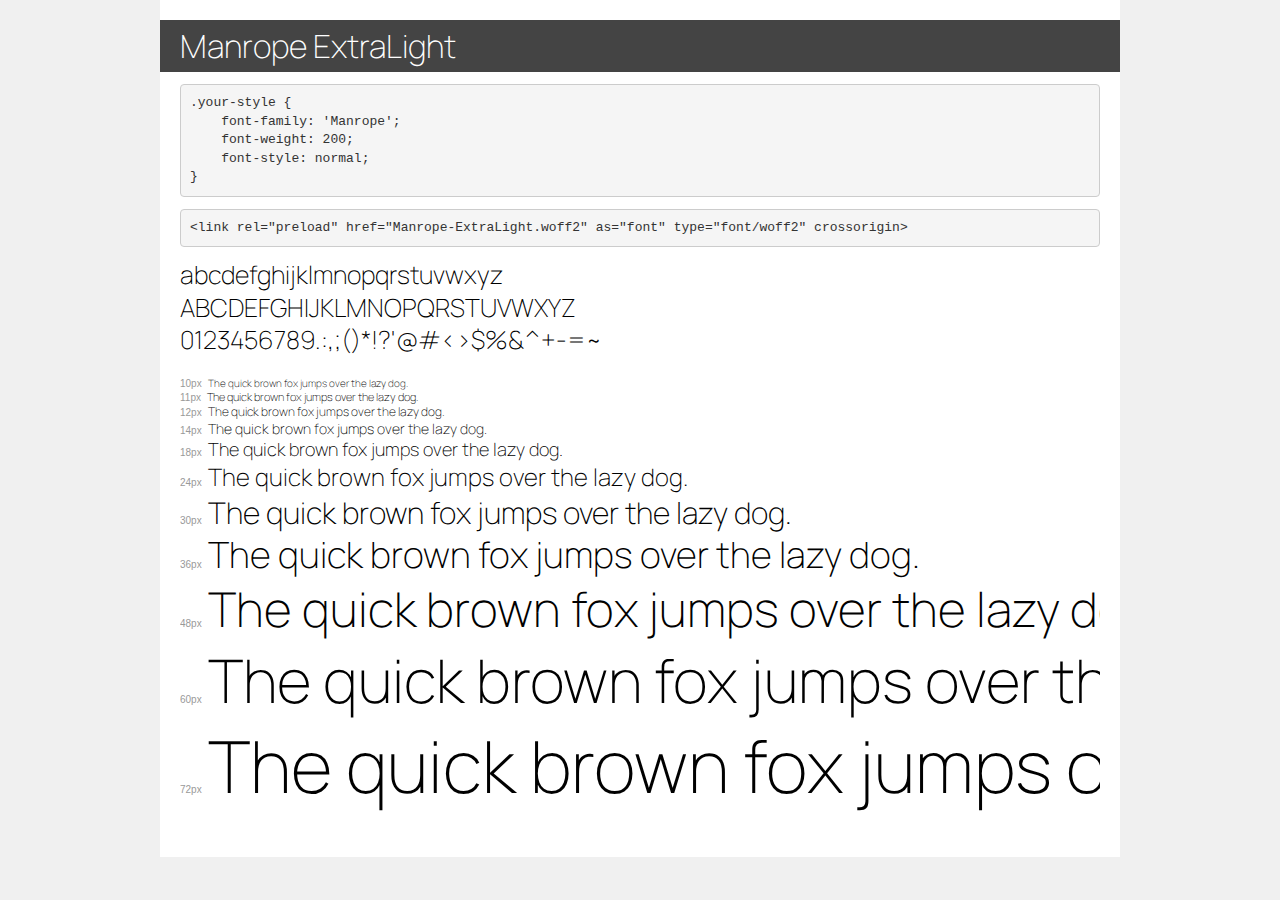
<file: fonts/Manrope/demo.html>
<!DOCTYPE html>
<html lang="en">
<head>
    <meta charset="utf-8">
    <meta http-equiv="X-UA-Compatible" content="IE=edge">
    <meta name="viewport" content="width=device-width, initial-scale=1">
    <meta name="robots" content="noindex, noarchive">
    <meta name="format-detection" content="telephone=no">
    <title>Transfonter demo</title>
    <link href="stylesheet.css" rel="stylesheet">
    <style>
        /*
        http://meyerweb.com/eric/tools/css/reset/
        v2.0 | 20110126
        License: none (public domain)
        */
        html, body, div, span, applet, object, iframe,
        h1, h2, h3, h4, h5, h6, p, blockquote, pre,
        a, abbr, acronym, address, big, cite, code,
        del, dfn, em, img, ins, kbd, q, s, samp,
        small, strike, strong, sub, sup, tt, var,
        b, u, i, center,
        dl, dt, dd, ol, ul, li,
        fieldset, form, label, legend,
        table, caption, tbody, tfoot, thead, tr, th, td,
        article, aside, canvas, details, embed,
        figure, figcaption, footer, header, hgroup,
        menu, nav, output, ruby, section, summary,
        time, mark, audio, video {
            margin: 0;
            padding: 0;
            border: 0;
            font-size: 100%;
            font: inherit;
            vertical-align: baseline;
        }
        /* HTML5 display-role reset for older browsers */
        article, aside, details, figcaption, figure,
        footer, header, hgroup, menu, nav, section {
            display: block;
        }
        body {
            line-height: 1;
        }
        ol, ul {
            list-style: none;
        }
        blockquote, q {
            quotes: none;
        }
        blockquote:before, blockquote:after,
        q:before, q:after {
            content: '';
            content: none;
        }
        table {
            border-collapse: collapse;
            border-spacing: 0;
        }
        /* demo styles */
        body {
            background: #f0f0f0;
            color: #000;
        }
        .page {
            background: #fff;
            width: 920px;
            margin: 0 auto;
            padding: 20px 20px 0 20px;
            overflow: hidden;
        }
        .font-container {
            overflow-x: auto;
            overflow-y: hidden;
            margin-bottom: 40px;
            line-height: 1.3;
            white-space: nowrap;
            padding-bottom: 5px;
        }
        h1 {
            position: relative;
            background: #444;
            font-size: 32px;
            color: #fff;
            padding: 10px 20px;
            margin: 0 -20px 12px -20px;
        }
        .letters {
            font-size: 25px;
            margin-bottom: 20px;
        }
        .s10:before {
            content: '10px';
        }
        .s11:before {
            content: '11px';
        }
        .s12:before {
            content: '12px';
        }
        .s14:before {
            content: '14px';
        }
        .s18:before {
            content: '18px';
        }
        .s24:before {
            content: '24px';
        }
        .s30:before {
            content: '30px';
        }
        .s36:before {
            content: '36px';
        }
        .s48:before {
            content: '48px';
        }
        .s60:before {
            content: '60px';
        }
        .s72:before {
            content: '72px';
        }
        .s10:before, .s11:before, .s12:before, .s14:before,
        .s18:before, .s24:before, .s30:before, .s36:before,
        .s48:before, .s60:before, .s72:before {
            font-family: Arial, sans-serif;
            font-size: 10px;
            font-weight: normal;
            font-style: normal;
            color: #999;
            padding-right: 6px;
        }
        pre {
            display: block;
            padding: 9px;
            margin: 0 0 12px;
            font-family: Monaco, Menlo, Consolas, "Courier New", monospace;
            font-size: 13px;
            line-height: 1.428571429;
            color: #333;
            font-weight: normal;
            font-style: normal;
            background-color: #f5f5f5;
            border: 1px solid #ccc;
            overflow-x: auto;
            border-radius: 4px;
        }
        /* responsive */
        @media (max-width: 959px) {
            .page {
                width: auto;
                margin: 0;
            }
        }
    </style>
</head>
<body>
<div class="page">
    <div class="demo">
        <h1 style="font-family: 'Manrope'; font-weight: 200; font-style: normal;">Manrope ExtraLight</h1>
        <pre title="Usage">.your-style {
    font-family: 'Manrope';
    font-weight: 200;
    font-style: normal;
}</pre>
        <pre title="Preload (optional)">
&lt;link rel=&quot;preload&quot; href=&quot;Manrope-ExtraLight.woff2&quot; as=&quot;font&quot; type=&quot;font/woff2&quot; crossorigin&gt;</pre>
        <div class="font-container" style="font-family: 'Manrope'; font-weight: 200; font-style: normal;">
            <p class="letters">
                abcdefghijklmnopqrstuvwxyz<br>
ABCDEFGHIJKLMNOPQRSTUVWXYZ<br>
                0123456789.:,;()*!?'@#&lt;&gt;$%&^+-=~
            </p>
            <p class="s10" style="font-size: 10px;">The quick brown fox jumps over the lazy dog.</p>
            <p class="s11" style="font-size: 11px;">The quick brown fox jumps over the lazy dog.</p>
            <p class="s12" style="font-size: 12px;">The quick brown fox jumps over the lazy dog.</p>
            <p class="s14" style="font-size: 14px;">The quick brown fox jumps over the lazy dog.</p>
            <p class="s18" style="font-size: 18px;">The quick brown fox jumps over the lazy dog.</p>
            <p class="s24" style="font-size: 24px;">The quick brown fox jumps over the lazy dog.</p>
            <p class="s30" style="font-size: 30px;">The quick brown fox jumps over the lazy dog.</p>
            <p class="s36" style="font-size: 36px;">The quick brown fox jumps over the lazy dog.</p>
            <p class="s48" style="font-size: 48px;">The quick brown fox jumps over the lazy dog.</p>
            <p class="s60" style="font-size: 60px;">The quick brown fox jumps over the lazy dog.</p>
            <p class="s72" style="font-size: 72px;">The quick brown fox jumps over the lazy dog.</p>
        </div>
    </div>

</div>
</body>
</html>
</file>
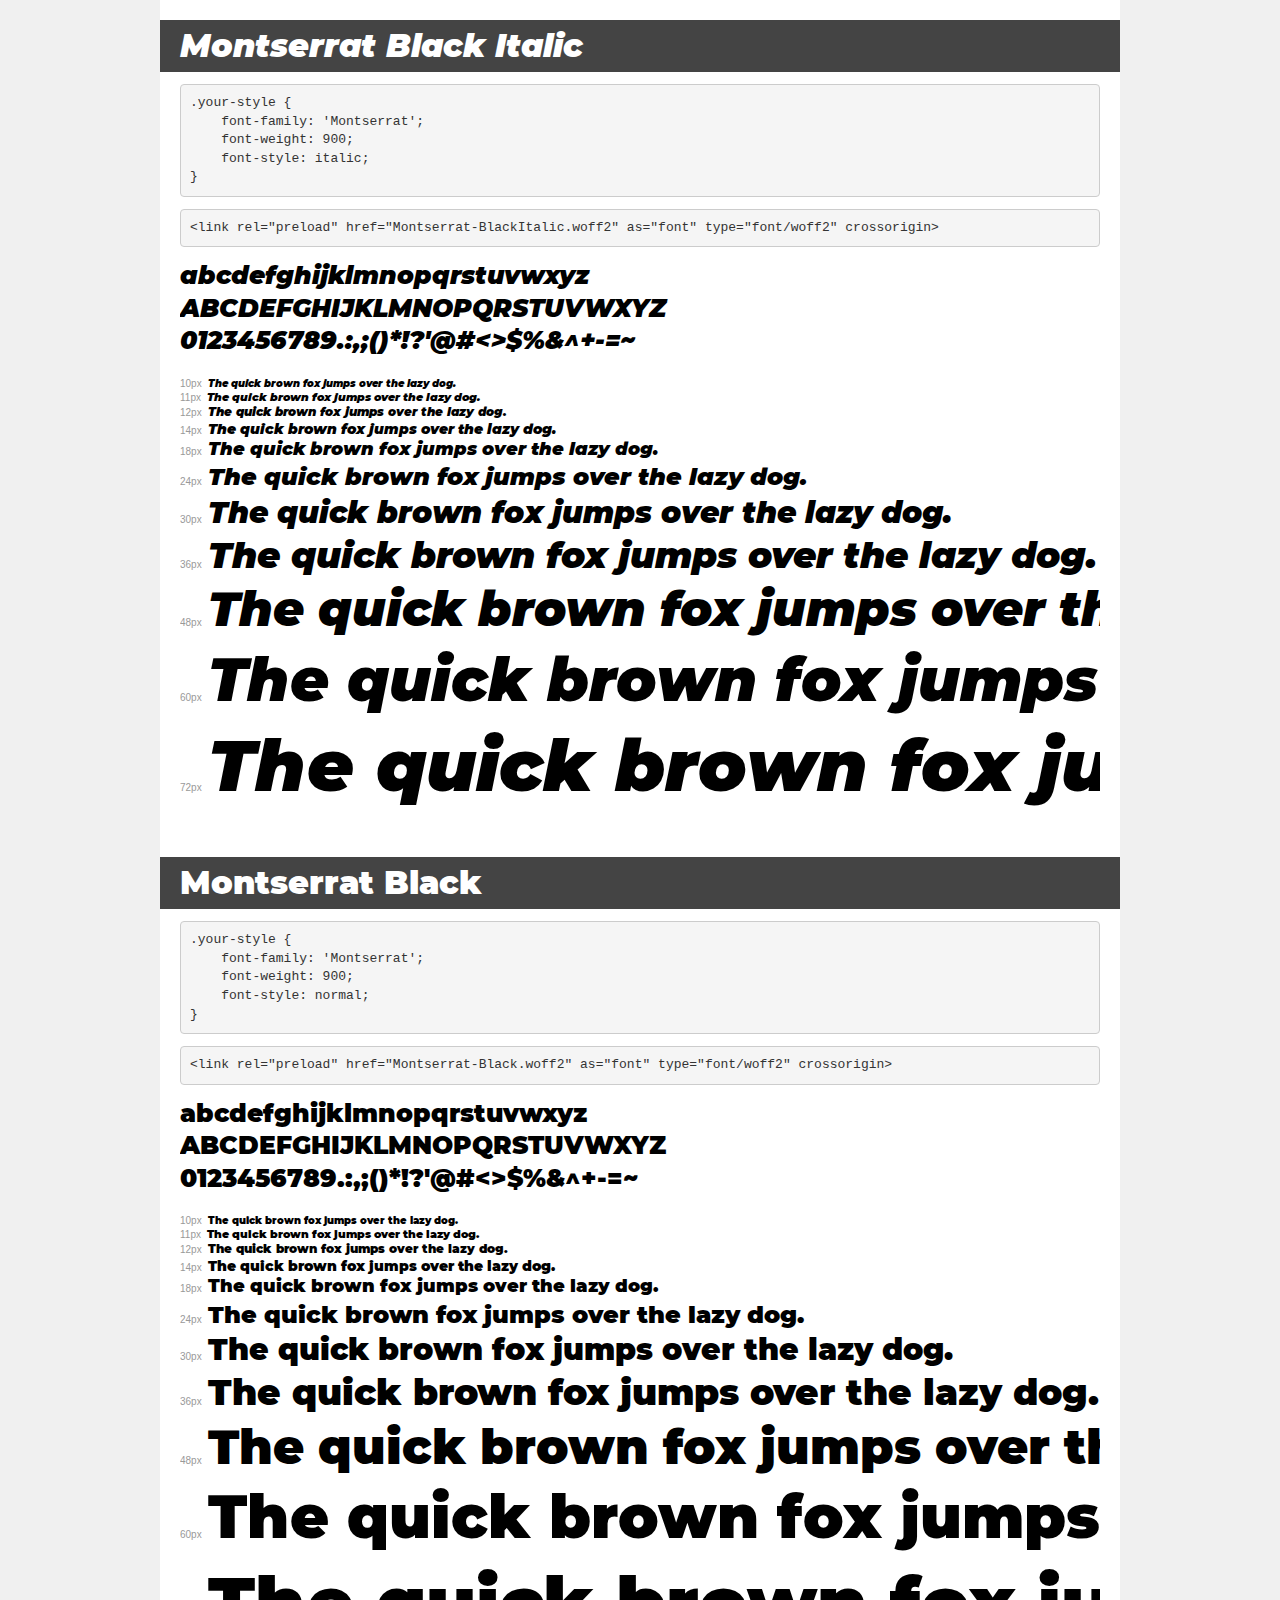
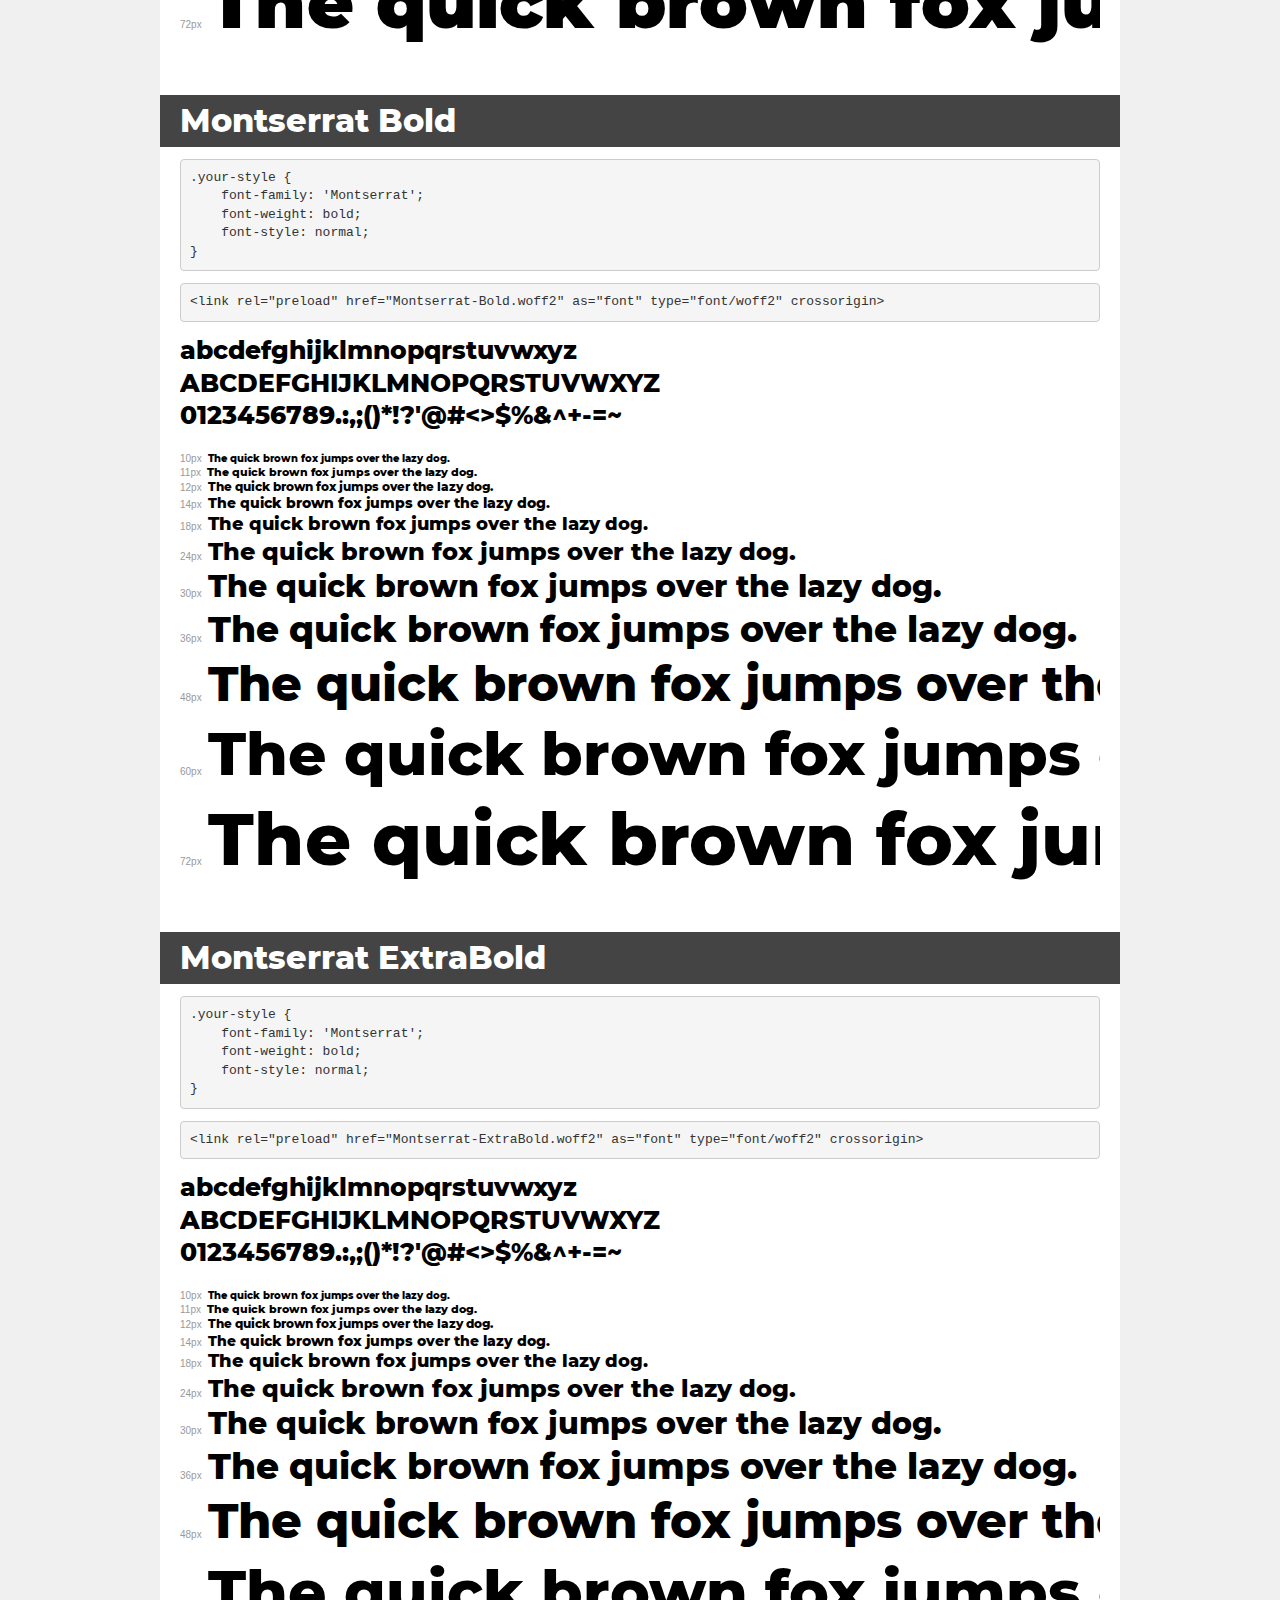
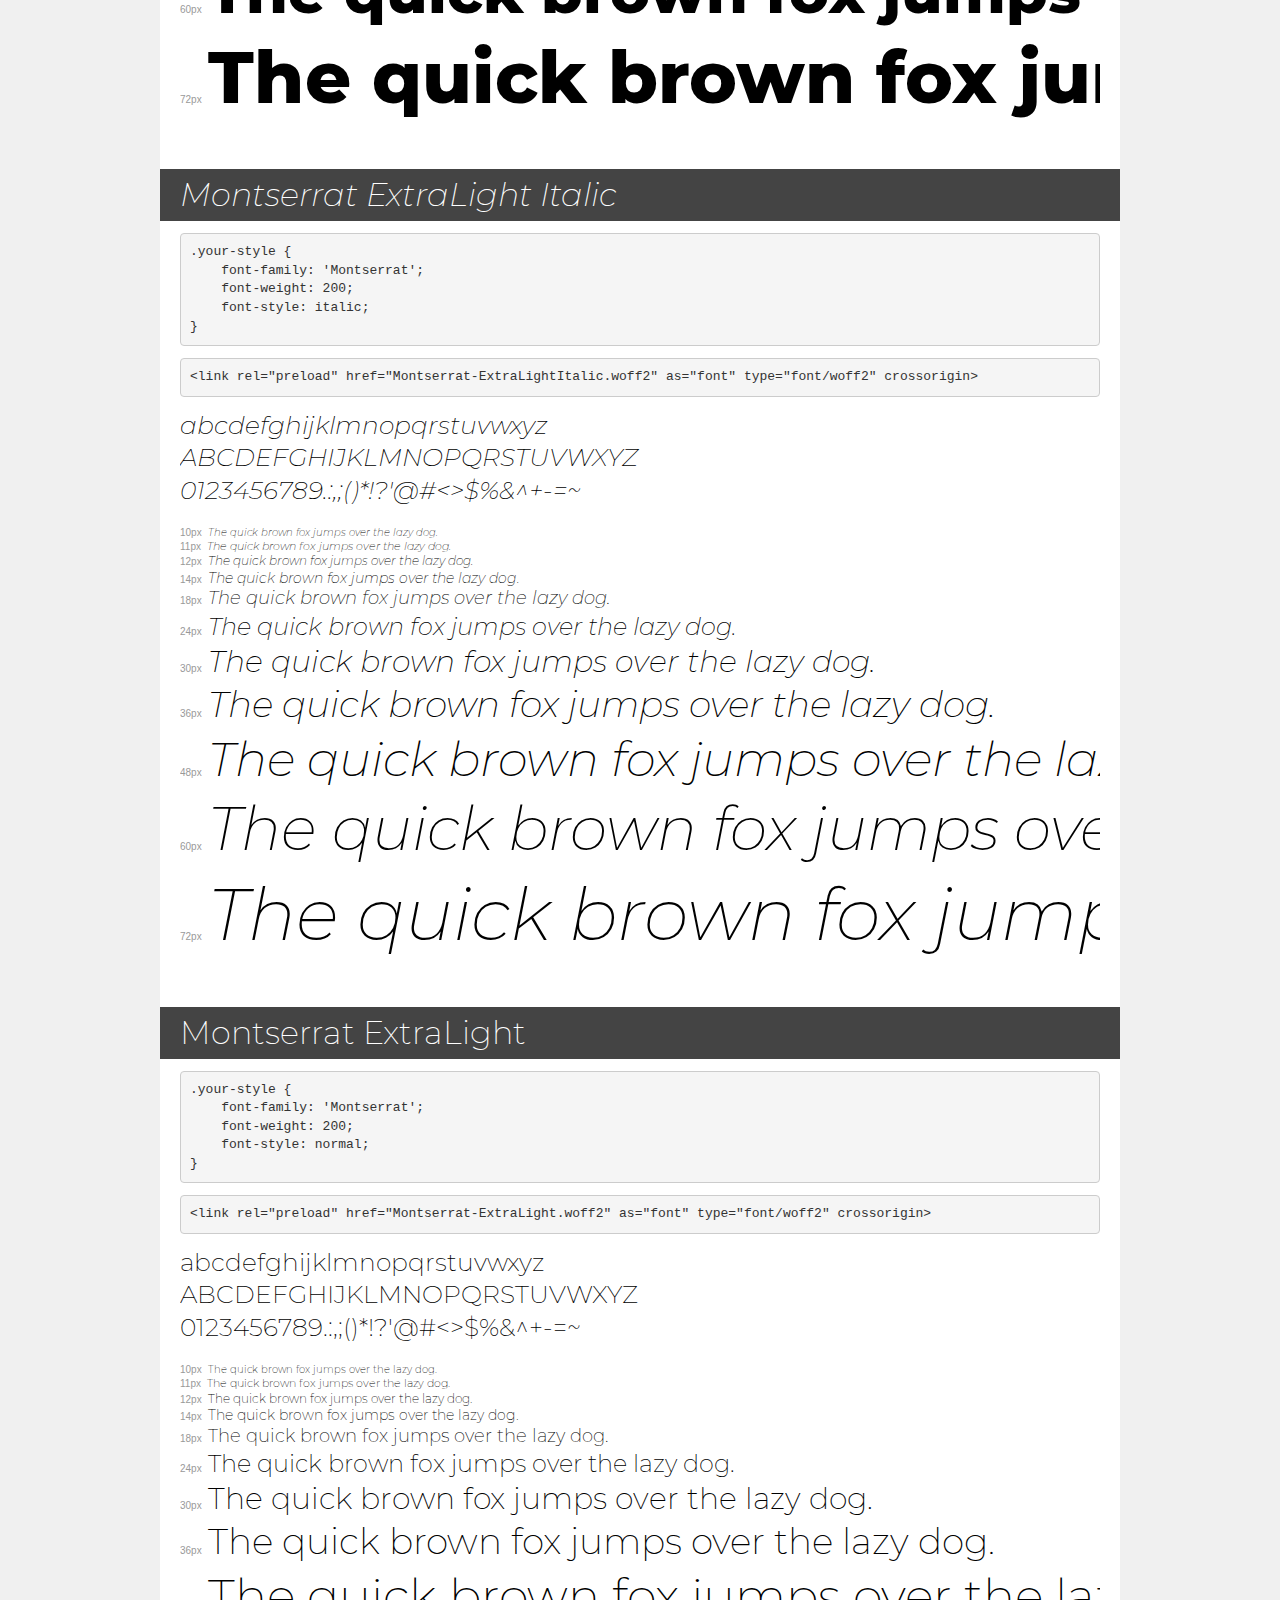
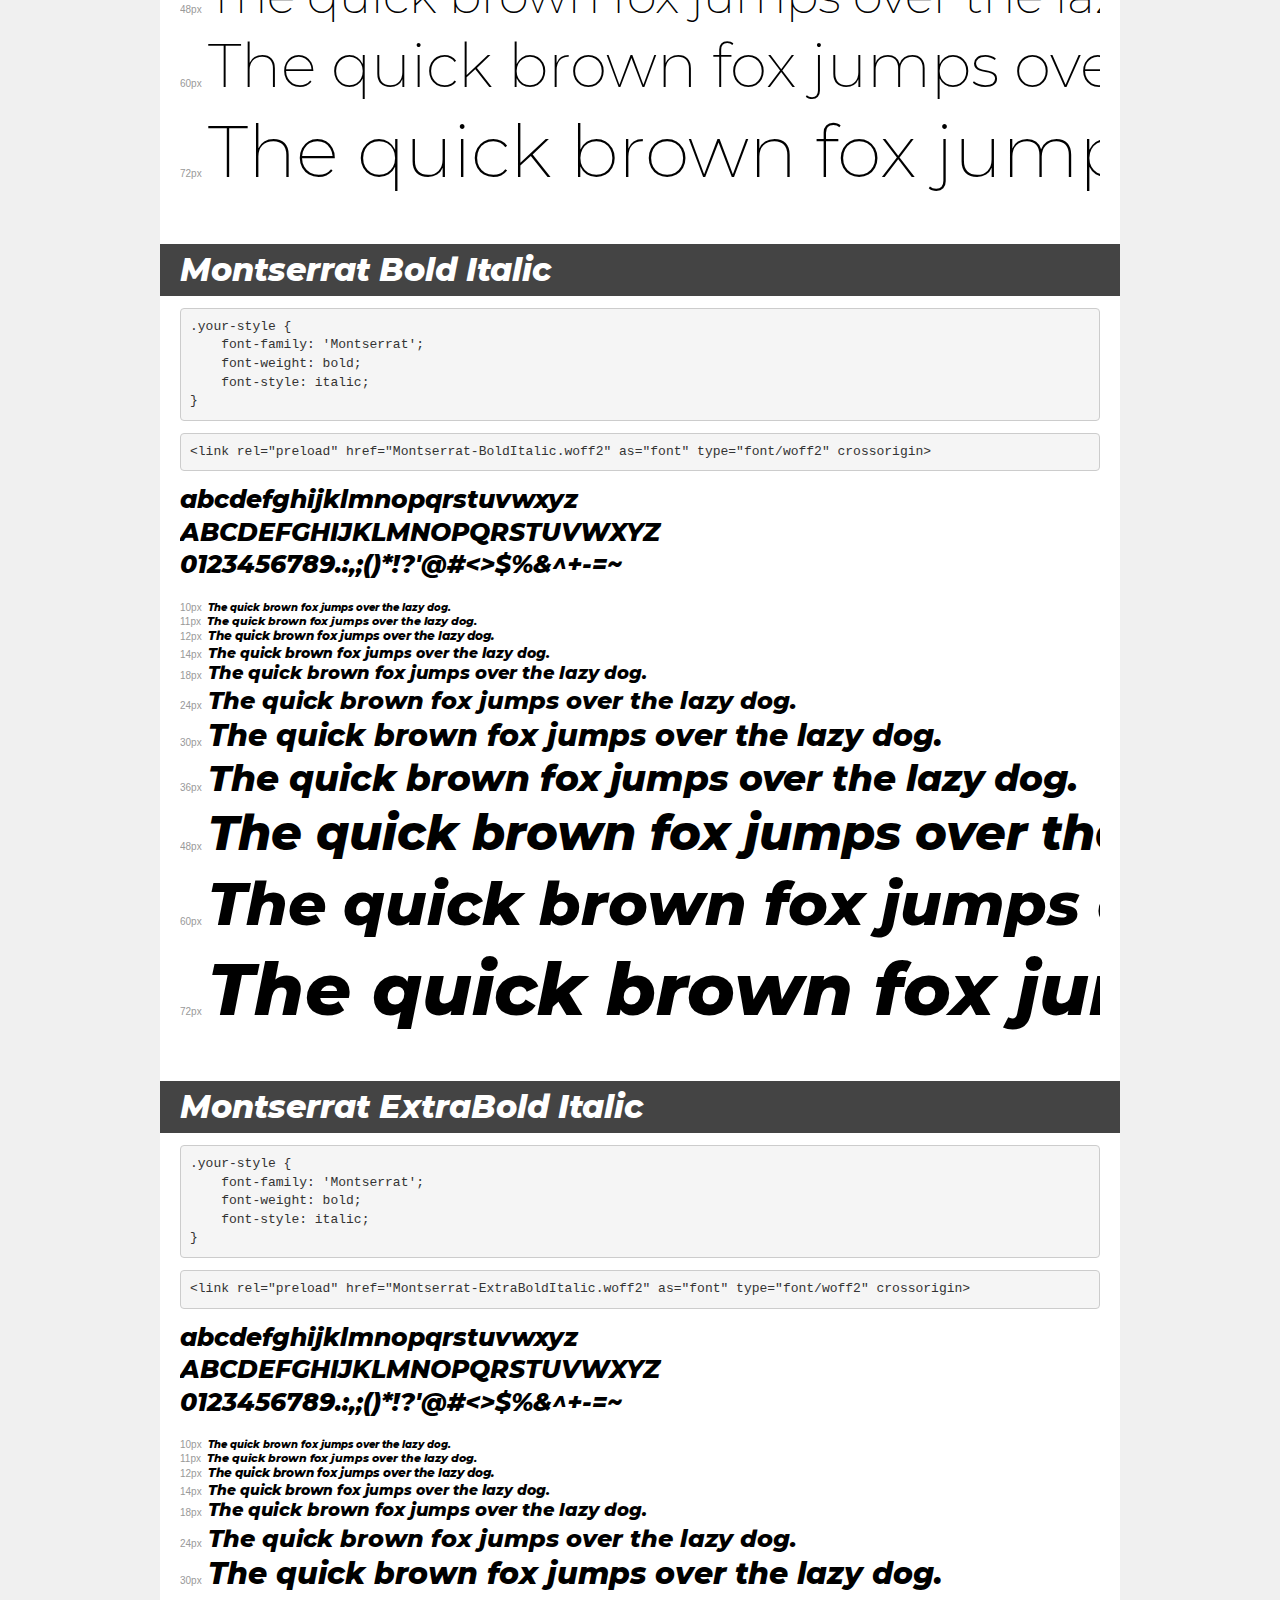
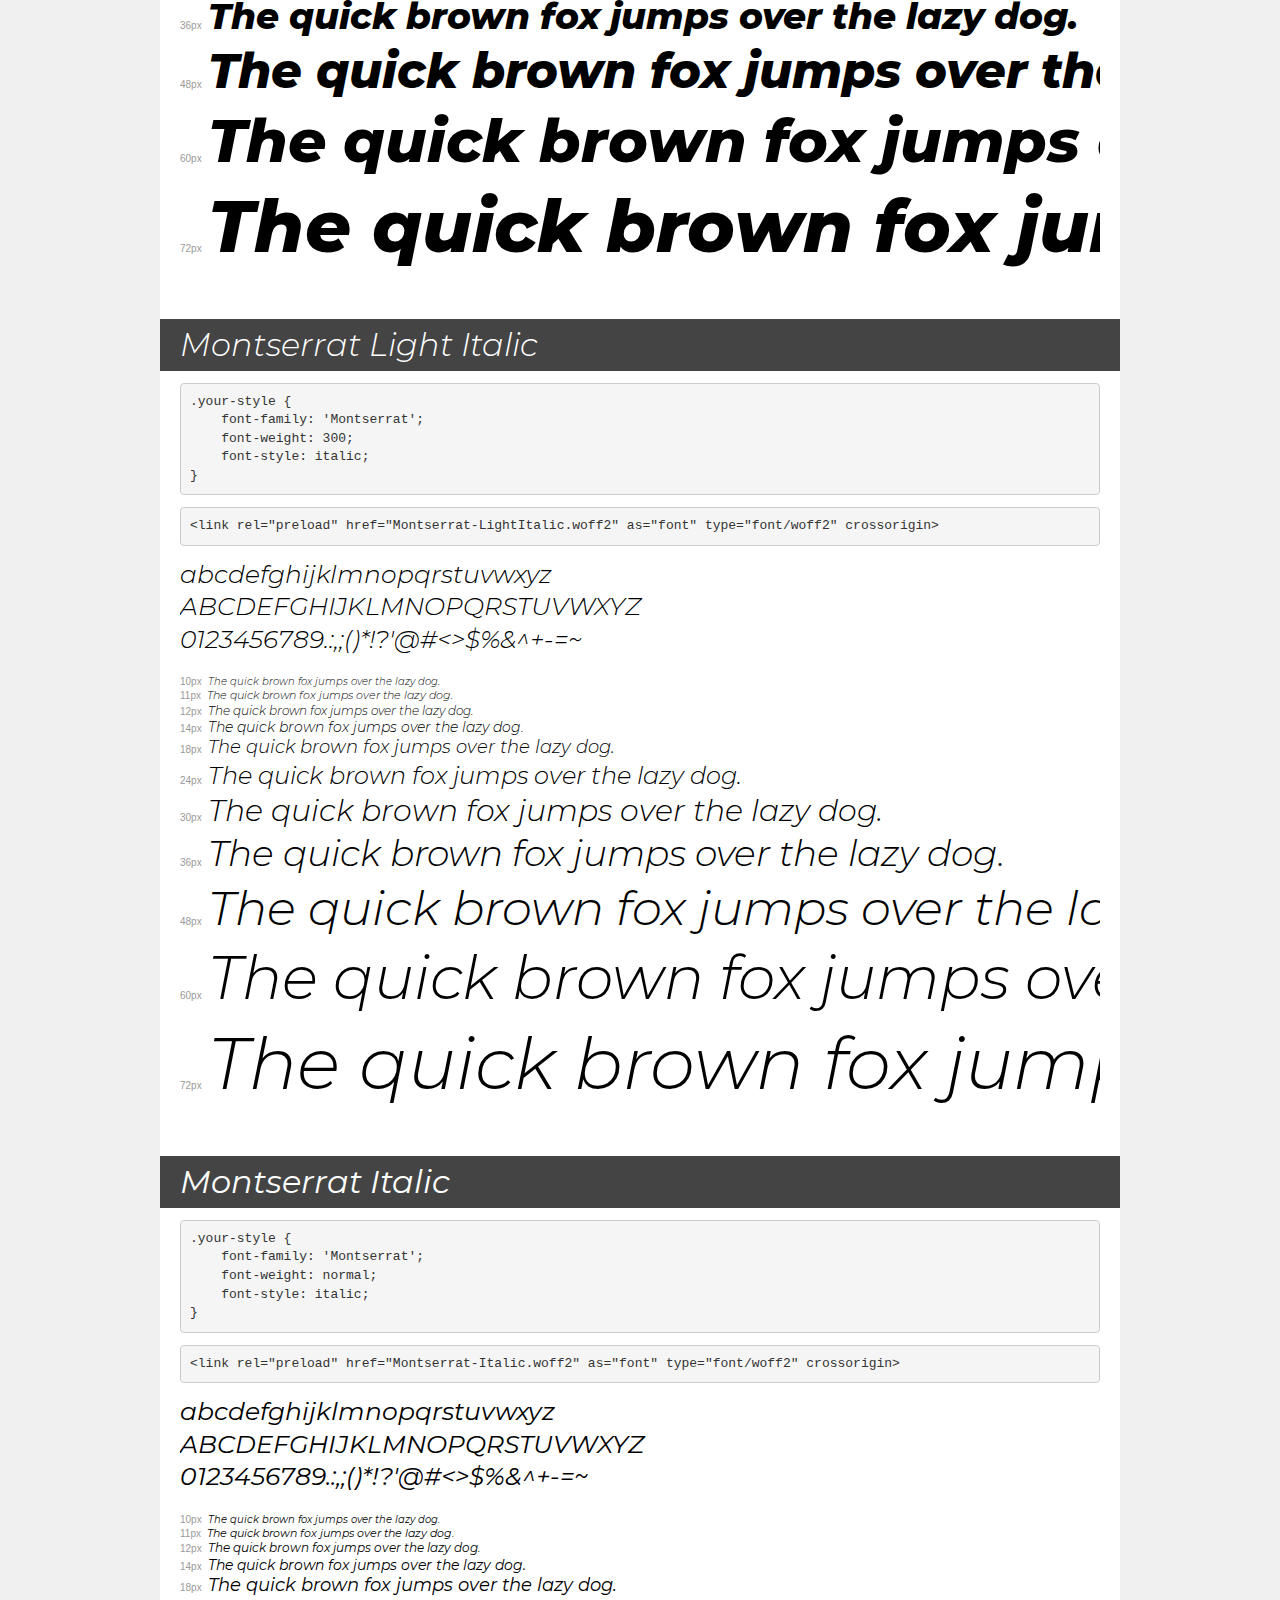
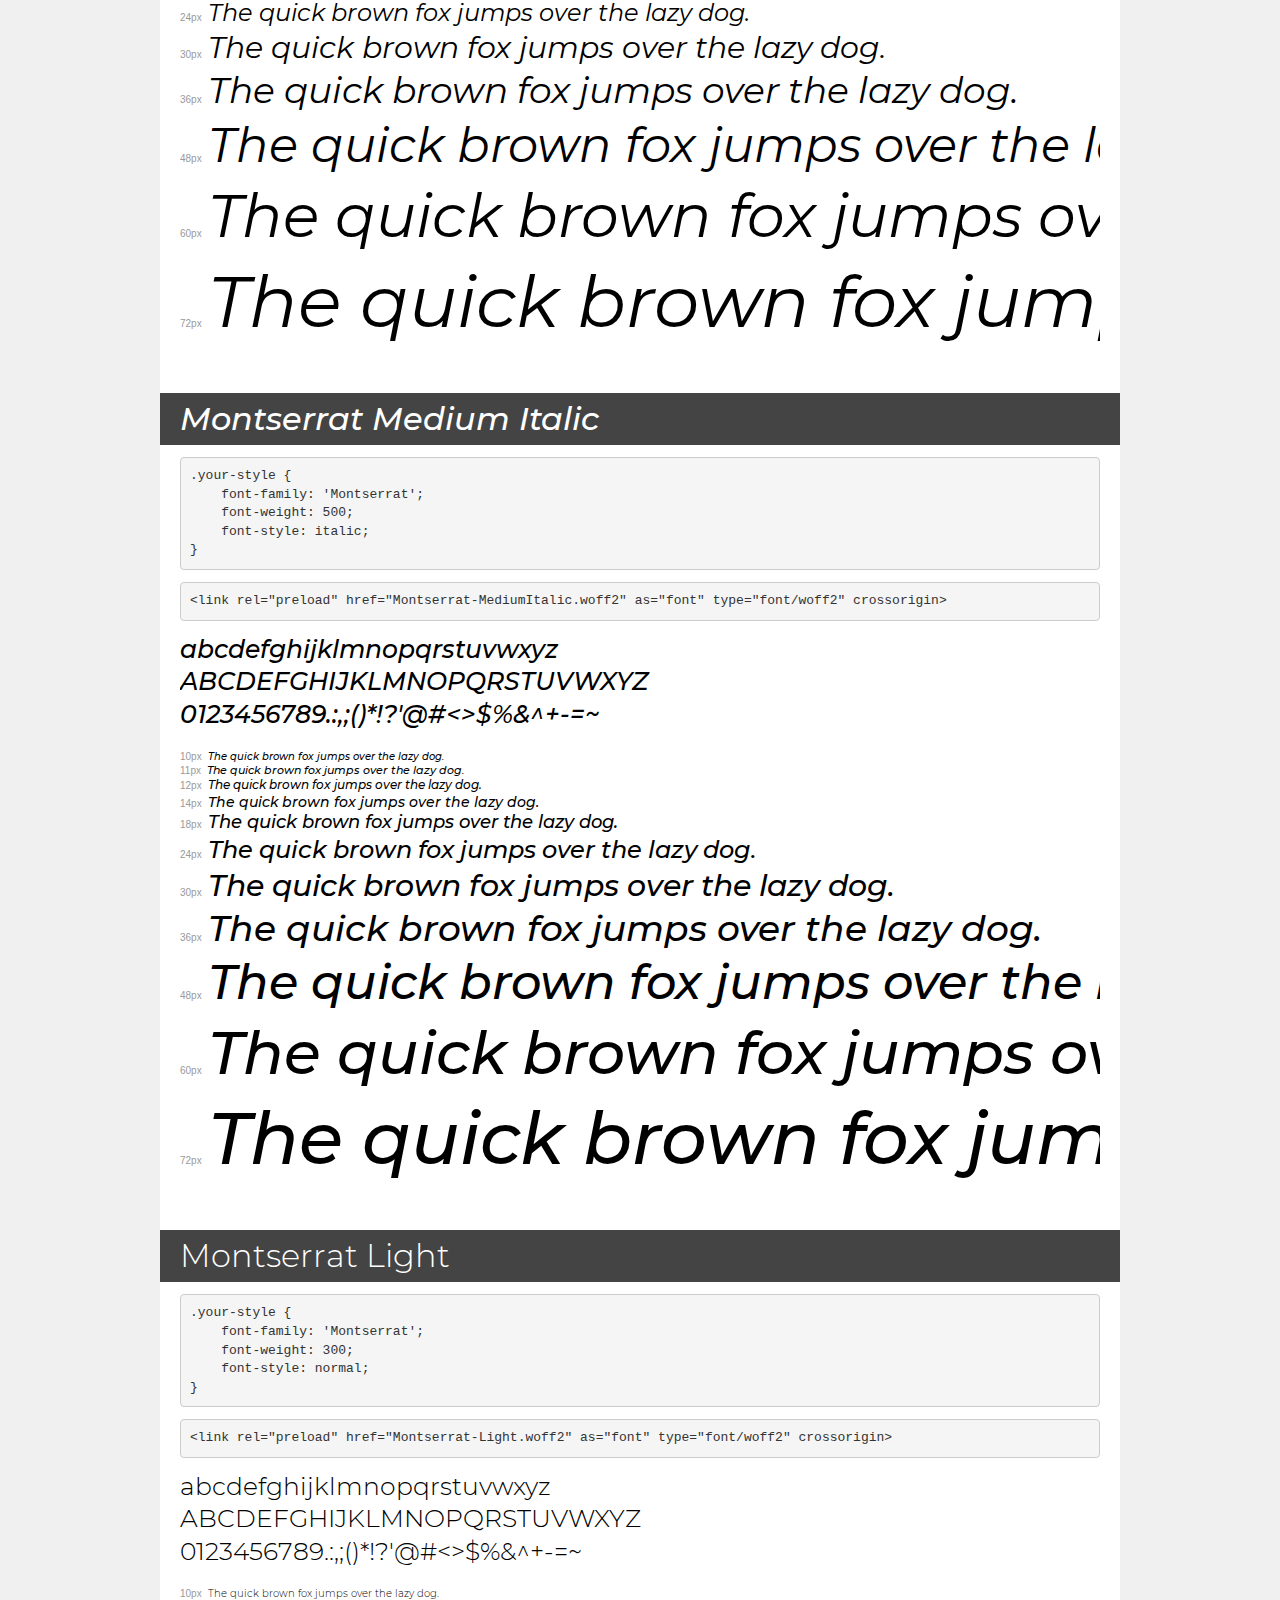
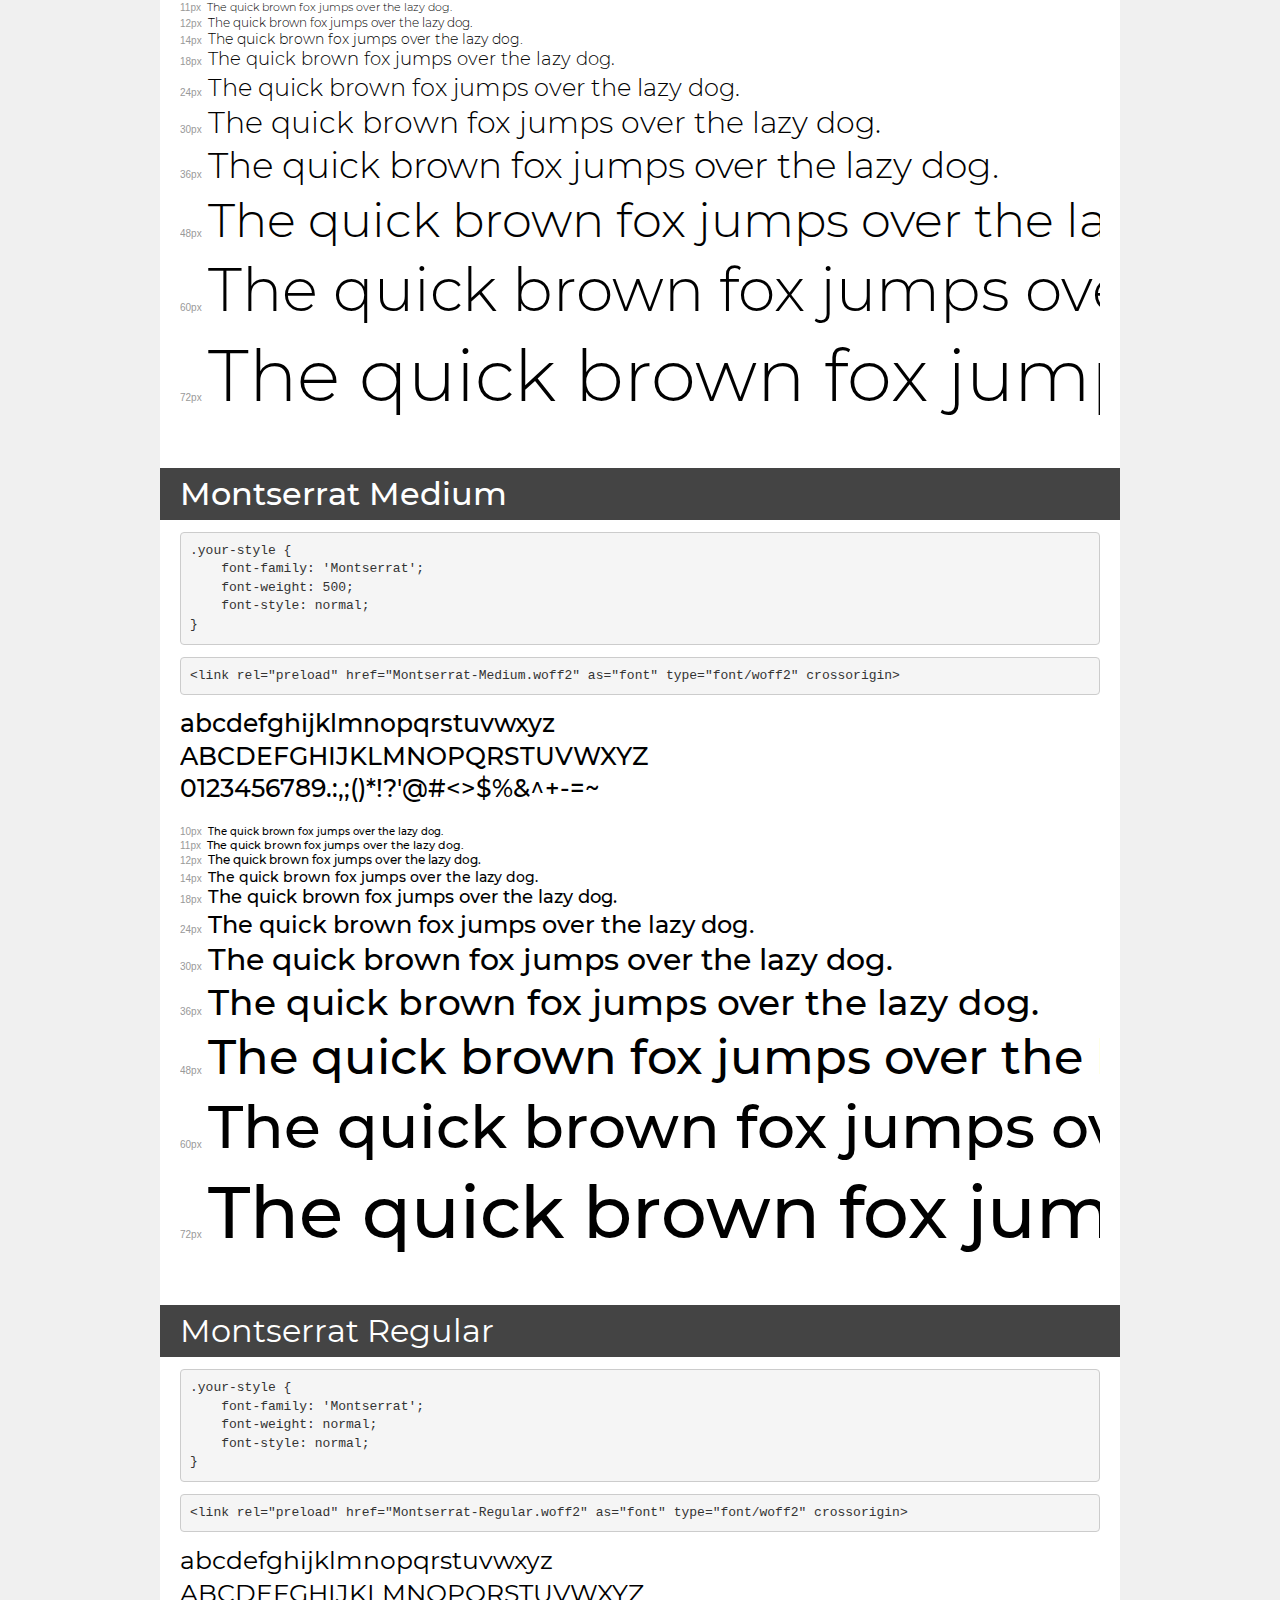
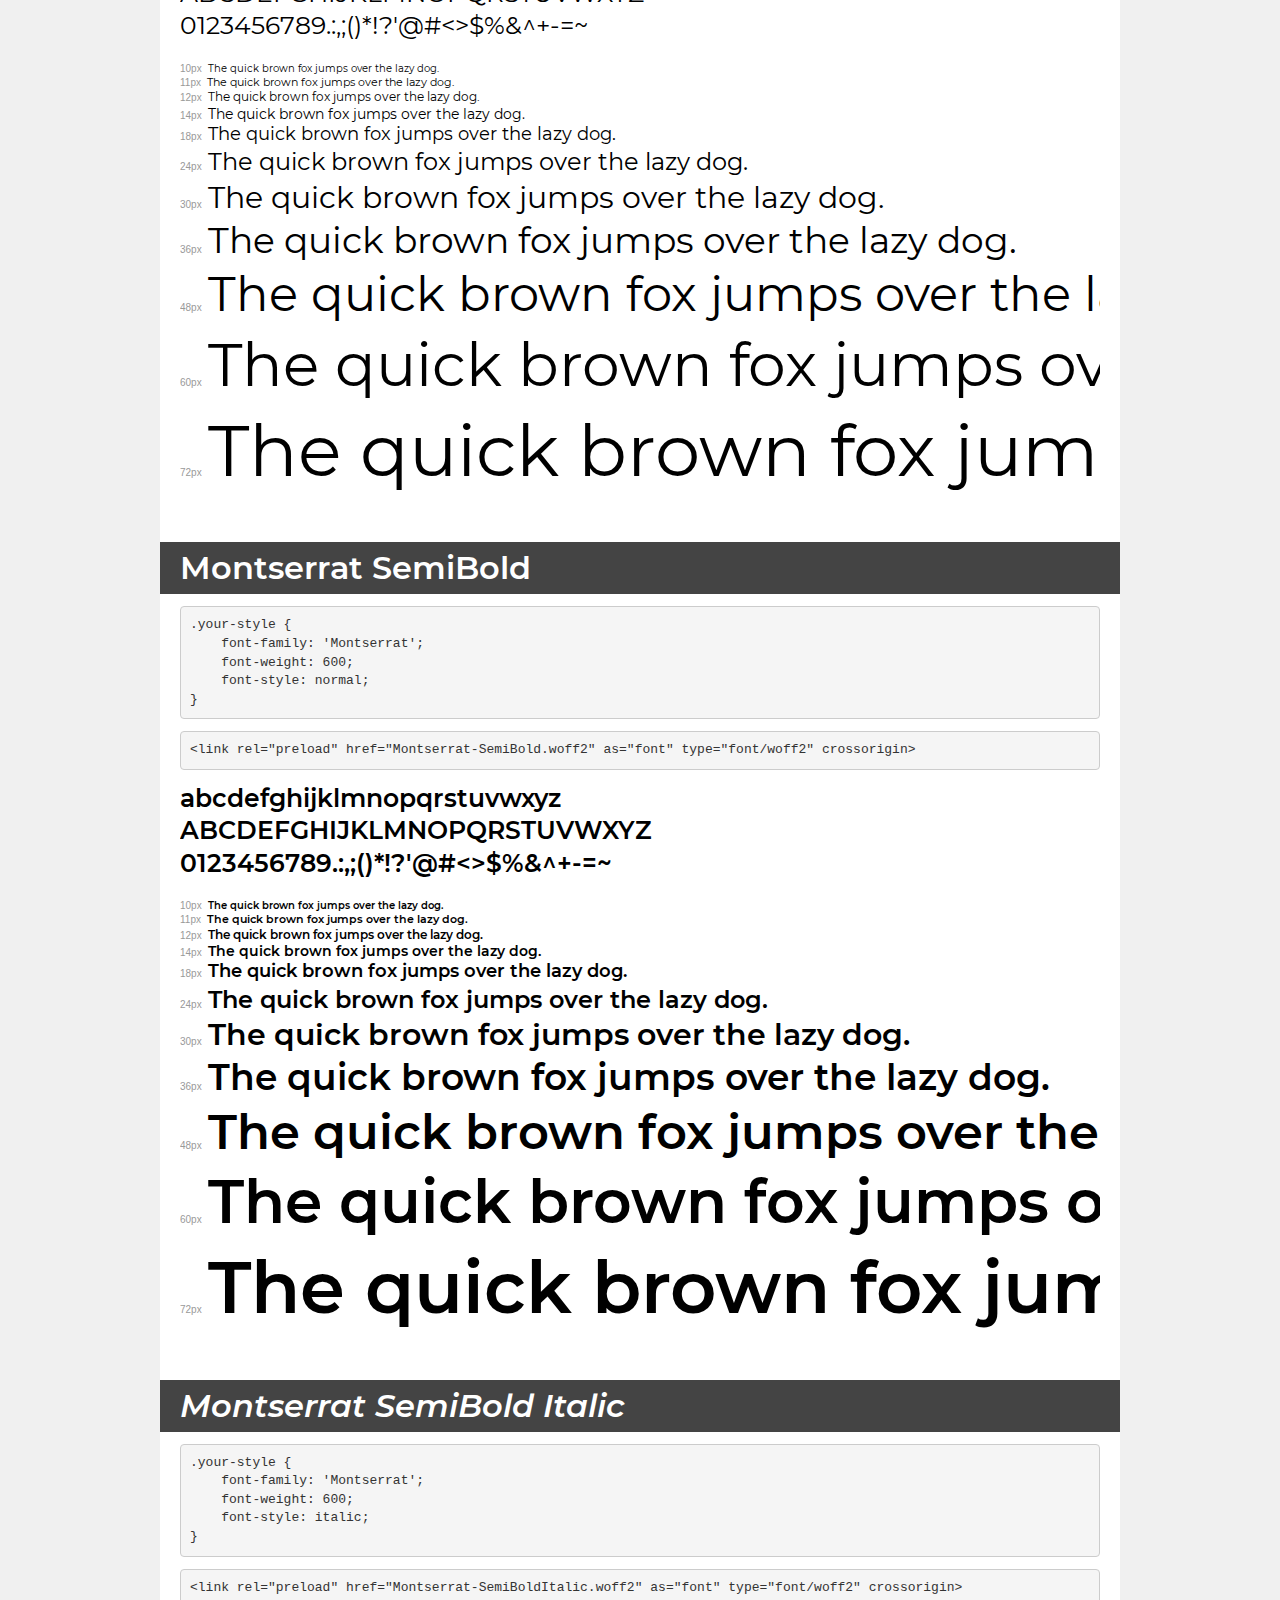
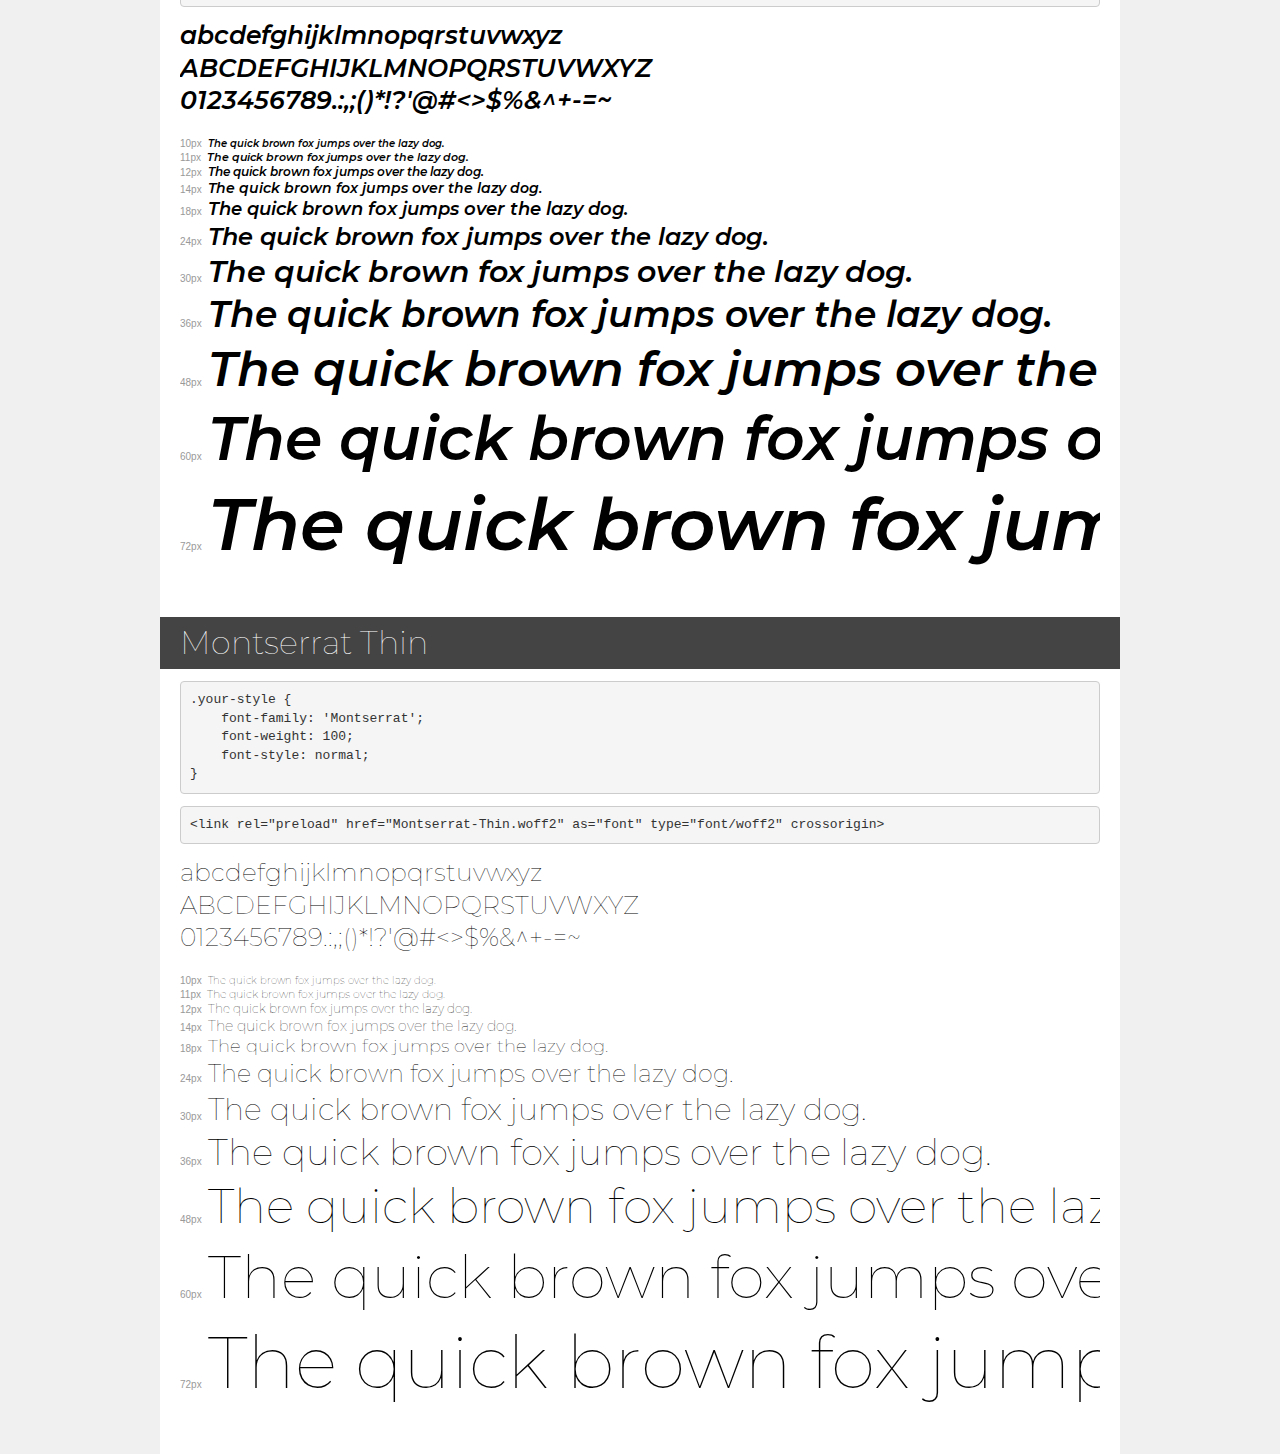
<file: fonts/Montserrat/demo.html>
<!DOCTYPE html>
<html lang="en">
<head>
    <meta charset="utf-8">
    <meta http-equiv="X-UA-Compatible" content="IE=edge">
    <meta name="viewport" content="width=device-width, initial-scale=1">
    <meta name="robots" content="noindex, noarchive">
    <meta name="format-detection" content="telephone=no">
    <title>Transfonter demo</title>
    <link href="stylesheet.css" rel="stylesheet">
    <style>
        /*
        http://meyerweb.com/eric/tools/css/reset/
        v2.0 | 20110126
        License: none (public domain)
        */
        html, body, div, span, applet, object, iframe,
        h1, h2, h3, h4, h5, h6, p, blockquote, pre,
        a, abbr, acronym, address, big, cite, code,
        del, dfn, em, img, ins, kbd, q, s, samp,
        small, strike, strong, sub, sup, tt, var,
        b, u, i, center,
        dl, dt, dd, ol, ul, li,
        fieldset, form, label, legend,
        table, caption, tbody, tfoot, thead, tr, th, td,
        article, aside, canvas, details, embed,
        figure, figcaption, footer, header, hgroup,
        menu, nav, output, ruby, section, summary,
        time, mark, audio, video {
            margin: 0;
            padding: 0;
            border: 0;
            font-size: 100%;
            font: inherit;
            vertical-align: baseline;
        }
        /* HTML5 display-role reset for older browsers */
        article, aside, details, figcaption, figure,
        footer, header, hgroup, menu, nav, section {
            display: block;
        }
        body {
            line-height: 1;
        }
        ol, ul {
            list-style: none;
        }
        blockquote, q {
            quotes: none;
        }
        blockquote:before, blockquote:after,
        q:before, q:after {
            content: '';
            content: none;
        }
        table {
            border-collapse: collapse;
            border-spacing: 0;
        }
        /* demo styles */
        body {
            background: #f0f0f0;
            color: #000;
        }
        .page {
            background: #fff;
            width: 920px;
            margin: 0 auto;
            padding: 20px 20px 0 20px;
            overflow: hidden;
        }
        .font-container {
            overflow-x: auto;
            overflow-y: hidden;
            margin-bottom: 40px;
            line-height: 1.3;
            white-space: nowrap;
            padding-bottom: 5px;
        }
        h1 {
            position: relative;
            background: #444;
            font-size: 32px;
            color: #fff;
            padding: 10px 20px;
            margin: 0 -20px 12px -20px;
        }
        .letters {
            font-size: 25px;
            margin-bottom: 20px;
        }
        .s10:before {
            content: '10px';
        }
        .s11:before {
            content: '11px';
        }
        .s12:before {
            content: '12px';
        }
        .s14:before {
            content: '14px';
        }
        .s18:before {
            content: '18px';
        }
        .s24:before {
            content: '24px';
        }
        .s30:before {
            content: '30px';
        }
        .s36:before {
            content: '36px';
        }
        .s48:before {
            content: '48px';
        }
        .s60:before {
            content: '60px';
        }
        .s72:before {
            content: '72px';
        }
        .s10:before, .s11:before, .s12:before, .s14:before,
        .s18:before, .s24:before, .s30:before, .s36:before,
        .s48:before, .s60:before, .s72:before {
            font-family: Arial, sans-serif;
            font-size: 10px;
            font-weight: normal;
            font-style: normal;
            color: #999;
            padding-right: 6px;
        }
        pre {
            display: block;
            padding: 9px;
            margin: 0 0 12px;
            font-family: Monaco, Menlo, Consolas, "Courier New", monospace;
            font-size: 13px;
            line-height: 1.428571429;
            color: #333;
            font-weight: normal;
            font-style: normal;
            background-color: #f5f5f5;
            border: 1px solid #ccc;
            overflow-x: auto;
            border-radius: 4px;
        }
        /* responsive */
        @media (max-width: 959px) {
            .page {
                width: auto;
                margin: 0;
            }
        }
    </style>
</head>
<body>
<div class="page">
    <div class="demo">
        <h1 style="font-family: 'Montserrat'; font-weight: 900; font-style: italic;">Montserrat Black Italic</h1>
        <pre title="Usage">.your-style {
    font-family: 'Montserrat';
    font-weight: 900;
    font-style: italic;
}</pre>
        <pre title="Preload (optional)">
&lt;link rel=&quot;preload&quot; href=&quot;Montserrat-BlackItalic.woff2&quot; as=&quot;font&quot; type=&quot;font/woff2&quot; crossorigin&gt;</pre>
        <div class="font-container" style="font-family: 'Montserrat'; font-weight: 900; font-style: italic;">
            <p class="letters">
                abcdefghijklmnopqrstuvwxyz<br>
ABCDEFGHIJKLMNOPQRSTUVWXYZ<br>
                0123456789.:,;()*!?'@#&lt;&gt;$%&^+-=~
            </p>
            <p class="s10" style="font-size: 10px;">The quick brown fox jumps over the lazy dog.</p>
            <p class="s11" style="font-size: 11px;">The quick brown fox jumps over the lazy dog.</p>
            <p class="s12" style="font-size: 12px;">The quick brown fox jumps over the lazy dog.</p>
            <p class="s14" style="font-size: 14px;">The quick brown fox jumps over the lazy dog.</p>
            <p class="s18" style="font-size: 18px;">The quick brown fox jumps over the lazy dog.</p>
            <p class="s24" style="font-size: 24px;">The quick brown fox jumps over the lazy dog.</p>
            <p class="s30" style="font-size: 30px;">The quick brown fox jumps over the lazy dog.</p>
            <p class="s36" style="font-size: 36px;">The quick brown fox jumps over the lazy dog.</p>
            <p class="s48" style="font-size: 48px;">The quick brown fox jumps over the lazy dog.</p>
            <p class="s60" style="font-size: 60px;">The quick brown fox jumps over the lazy dog.</p>
            <p class="s72" style="font-size: 72px;">The quick brown fox jumps over the lazy dog.</p>
        </div>
    </div>

    <div class="demo">
        <h1 style="font-family: 'Montserrat'; font-weight: 900; font-style: normal;">Montserrat Black</h1>
        <pre title="Usage">.your-style {
    font-family: 'Montserrat';
    font-weight: 900;
    font-style: normal;
}</pre>
        <pre title="Preload (optional)">
&lt;link rel=&quot;preload&quot; href=&quot;Montserrat-Black.woff2&quot; as=&quot;font&quot; type=&quot;font/woff2&quot; crossorigin&gt;</pre>
        <div class="font-container" style="font-family: 'Montserrat'; font-weight: 900; font-style: normal;">
            <p class="letters">
                abcdefghijklmnopqrstuvwxyz<br>
ABCDEFGHIJKLMNOPQRSTUVWXYZ<br>
                0123456789.:,;()*!?'@#&lt;&gt;$%&^+-=~
            </p>
            <p class="s10" style="font-size: 10px;">The quick brown fox jumps over the lazy dog.</p>
            <p class="s11" style="font-size: 11px;">The quick brown fox jumps over the lazy dog.</p>
            <p class="s12" style="font-size: 12px;">The quick brown fox jumps over the lazy dog.</p>
            <p class="s14" style="font-size: 14px;">The quick brown fox jumps over the lazy dog.</p>
            <p class="s18" style="font-size: 18px;">The quick brown fox jumps over the lazy dog.</p>
            <p class="s24" style="font-size: 24px;">The quick brown fox jumps over the lazy dog.</p>
            <p class="s30" style="font-size: 30px;">The quick brown fox jumps over the lazy dog.</p>
            <p class="s36" style="font-size: 36px;">The quick brown fox jumps over the lazy dog.</p>
            <p class="s48" style="font-size: 48px;">The quick brown fox jumps over the lazy dog.</p>
            <p class="s60" style="font-size: 60px;">The quick brown fox jumps over the lazy dog.</p>
            <p class="s72" style="font-size: 72px;">The quick brown fox jumps over the lazy dog.</p>
        </div>
    </div>

    <div class="demo">
        <h1 style="font-family: 'Montserrat'; font-weight: bold; font-style: normal;">Montserrat Bold</h1>
        <pre title="Usage">.your-style {
    font-family: 'Montserrat';
    font-weight: bold;
    font-style: normal;
}</pre>
        <pre title="Preload (optional)">
&lt;link rel=&quot;preload&quot; href=&quot;Montserrat-Bold.woff2&quot; as=&quot;font&quot; type=&quot;font/woff2&quot; crossorigin&gt;</pre>
        <div class="font-container" style="font-family: 'Montserrat'; font-weight: bold; font-style: normal;">
            <p class="letters">
                abcdefghijklmnopqrstuvwxyz<br>
ABCDEFGHIJKLMNOPQRSTUVWXYZ<br>
                0123456789.:,;()*!?'@#&lt;&gt;$%&^+-=~
            </p>
            <p class="s10" style="font-size: 10px;">The quick brown fox jumps over the lazy dog.</p>
            <p class="s11" style="font-size: 11px;">The quick brown fox jumps over the lazy dog.</p>
            <p class="s12" style="font-size: 12px;">The quick brown fox jumps over the lazy dog.</p>
            <p class="s14" style="font-size: 14px;">The quick brown fox jumps over the lazy dog.</p>
            <p class="s18" style="font-size: 18px;">The quick brown fox jumps over the lazy dog.</p>
            <p class="s24" style="font-size: 24px;">The quick brown fox jumps over the lazy dog.</p>
            <p class="s30" style="font-size: 30px;">The quick brown fox jumps over the lazy dog.</p>
            <p class="s36" style="font-size: 36px;">The quick brown fox jumps over the lazy dog.</p>
            <p class="s48" style="font-size: 48px;">The quick brown fox jumps over the lazy dog.</p>
            <p class="s60" style="font-size: 60px;">The quick brown fox jumps over the lazy dog.</p>
            <p class="s72" style="font-size: 72px;">The quick brown fox jumps over the lazy dog.</p>
        </div>
    </div>

    <div class="demo">
        <h1 style="font-family: 'Montserrat'; font-weight: bold; font-style: normal;">Montserrat ExtraBold</h1>
        <pre title="Usage">.your-style {
    font-family: 'Montserrat';
    font-weight: bold;
    font-style: normal;
}</pre>
        <pre title="Preload (optional)">
&lt;link rel=&quot;preload&quot; href=&quot;Montserrat-ExtraBold.woff2&quot; as=&quot;font&quot; type=&quot;font/woff2&quot; crossorigin&gt;</pre>
        <div class="font-container" style="font-family: 'Montserrat'; font-weight: bold; font-style: normal;">
            <p class="letters">
                abcdefghijklmnopqrstuvwxyz<br>
ABCDEFGHIJKLMNOPQRSTUVWXYZ<br>
                0123456789.:,;()*!?'@#&lt;&gt;$%&^+-=~
            </p>
            <p class="s10" style="font-size: 10px;">The quick brown fox jumps over the lazy dog.</p>
            <p class="s11" style="font-size: 11px;">The quick brown fox jumps over the lazy dog.</p>
            <p class="s12" style="font-size: 12px;">The quick brown fox jumps over the lazy dog.</p>
            <p class="s14" style="font-size: 14px;">The quick brown fox jumps over the lazy dog.</p>
            <p class="s18" style="font-size: 18px;">The quick brown fox jumps over the lazy dog.</p>
            <p class="s24" style="font-size: 24px;">The quick brown fox jumps over the lazy dog.</p>
            <p class="s30" style="font-size: 30px;">The quick brown fox jumps over the lazy dog.</p>
            <p class="s36" style="font-size: 36px;">The quick brown fox jumps over the lazy dog.</p>
            <p class="s48" style="font-size: 48px;">The quick brown fox jumps over the lazy dog.</p>
            <p class="s60" style="font-size: 60px;">The quick brown fox jumps over the lazy dog.</p>
            <p class="s72" style="font-size: 72px;">The quick brown fox jumps over the lazy dog.</p>
        </div>
    </div>

    <div class="demo">
        <h1 style="font-family: 'Montserrat'; font-weight: 200; font-style: italic;">Montserrat ExtraLight Italic</h1>
        <pre title="Usage">.your-style {
    font-family: 'Montserrat';
    font-weight: 200;
    font-style: italic;
}</pre>
        <pre title="Preload (optional)">
&lt;link rel=&quot;preload&quot; href=&quot;Montserrat-ExtraLightItalic.woff2&quot; as=&quot;font&quot; type=&quot;font/woff2&quot; crossorigin&gt;</pre>
        <div class="font-container" style="font-family: 'Montserrat'; font-weight: 200; font-style: italic;">
            <p class="letters">
                abcdefghijklmnopqrstuvwxyz<br>
ABCDEFGHIJKLMNOPQRSTUVWXYZ<br>
                0123456789.:,;()*!?'@#&lt;&gt;$%&^+-=~
            </p>
            <p class="s10" style="font-size: 10px;">The quick brown fox jumps over the lazy dog.</p>
            <p class="s11" style="font-size: 11px;">The quick brown fox jumps over the lazy dog.</p>
            <p class="s12" style="font-size: 12px;">The quick brown fox jumps over the lazy dog.</p>
            <p class="s14" style="font-size: 14px;">The quick brown fox jumps over the lazy dog.</p>
            <p class="s18" style="font-size: 18px;">The quick brown fox jumps over the lazy dog.</p>
            <p class="s24" style="font-size: 24px;">The quick brown fox jumps over the lazy dog.</p>
            <p class="s30" style="font-size: 30px;">The quick brown fox jumps over the lazy dog.</p>
            <p class="s36" style="font-size: 36px;">The quick brown fox jumps over the lazy dog.</p>
            <p class="s48" style="font-size: 48px;">The quick brown fox jumps over the lazy dog.</p>
            <p class="s60" style="font-size: 60px;">The quick brown fox jumps over the lazy dog.</p>
            <p class="s72" style="font-size: 72px;">The quick brown fox jumps over the lazy dog.</p>
        </div>
    </div>

    <div class="demo">
        <h1 style="font-family: 'Montserrat'; font-weight: 200; font-style: normal;">Montserrat ExtraLight</h1>
        <pre title="Usage">.your-style {
    font-family: 'Montserrat';
    font-weight: 200;
    font-style: normal;
}</pre>
        <pre title="Preload (optional)">
&lt;link rel=&quot;preload&quot; href=&quot;Montserrat-ExtraLight.woff2&quot; as=&quot;font&quot; type=&quot;font/woff2&quot; crossorigin&gt;</pre>
        <div class="font-container" style="font-family: 'Montserrat'; font-weight: 200; font-style: normal;">
            <p class="letters">
                abcdefghijklmnopqrstuvwxyz<br>
ABCDEFGHIJKLMNOPQRSTUVWXYZ<br>
                0123456789.:,;()*!?'@#&lt;&gt;$%&^+-=~
            </p>
            <p class="s10" style="font-size: 10px;">The quick brown fox jumps over the lazy dog.</p>
            <p class="s11" style="font-size: 11px;">The quick brown fox jumps over the lazy dog.</p>
            <p class="s12" style="font-size: 12px;">The quick brown fox jumps over the lazy dog.</p>
            <p class="s14" style="font-size: 14px;">The quick brown fox jumps over the lazy dog.</p>
            <p class="s18" style="font-size: 18px;">The quick brown fox jumps over the lazy dog.</p>
            <p class="s24" style="font-size: 24px;">The quick brown fox jumps over the lazy dog.</p>
            <p class="s30" style="font-size: 30px;">The quick brown fox jumps over the lazy dog.</p>
            <p class="s36" style="font-size: 36px;">The quick brown fox jumps over the lazy dog.</p>
            <p class="s48" style="font-size: 48px;">The quick brown fox jumps over the lazy dog.</p>
            <p class="s60" style="font-size: 60px;">The quick brown fox jumps over the lazy dog.</p>
            <p class="s72" style="font-size: 72px;">The quick brown fox jumps over the lazy dog.</p>
        </div>
    </div>

    <div class="demo">
        <h1 style="font-family: 'Montserrat'; font-weight: bold; font-style: italic;">Montserrat Bold Italic</h1>
        <pre title="Usage">.your-style {
    font-family: 'Montserrat';
    font-weight: bold;
    font-style: italic;
}</pre>
        <pre title="Preload (optional)">
&lt;link rel=&quot;preload&quot; href=&quot;Montserrat-BoldItalic.woff2&quot; as=&quot;font&quot; type=&quot;font/woff2&quot; crossorigin&gt;</pre>
        <div class="font-container" style="font-family: 'Montserrat'; font-weight: bold; font-style: italic;">
            <p class="letters">
                abcdefghijklmnopqrstuvwxyz<br>
ABCDEFGHIJKLMNOPQRSTUVWXYZ<br>
                0123456789.:,;()*!?'@#&lt;&gt;$%&^+-=~
            </p>
            <p class="s10" style="font-size: 10px;">The quick brown fox jumps over the lazy dog.</p>
            <p class="s11" style="font-size: 11px;">The quick brown fox jumps over the lazy dog.</p>
            <p class="s12" style="font-size: 12px;">The quick brown fox jumps over the lazy dog.</p>
            <p class="s14" style="font-size: 14px;">The quick brown fox jumps over the lazy dog.</p>
            <p class="s18" style="font-size: 18px;">The quick brown fox jumps over the lazy dog.</p>
            <p class="s24" style="font-size: 24px;">The quick brown fox jumps over the lazy dog.</p>
            <p class="s30" style="font-size: 30px;">The quick brown fox jumps over the lazy dog.</p>
            <p class="s36" style="font-size: 36px;">The quick brown fox jumps over the lazy dog.</p>
            <p class="s48" style="font-size: 48px;">The quick brown fox jumps over the lazy dog.</p>
            <p class="s60" style="font-size: 60px;">The quick brown fox jumps over the lazy dog.</p>
            <p class="s72" style="font-size: 72px;">The quick brown fox jumps over the lazy dog.</p>
        </div>
    </div>

    <div class="demo">
        <h1 style="font-family: 'Montserrat'; font-weight: bold; font-style: italic;">Montserrat ExtraBold Italic</h1>
        <pre title="Usage">.your-style {
    font-family: 'Montserrat';
    font-weight: bold;
    font-style: italic;
}</pre>
        <pre title="Preload (optional)">
&lt;link rel=&quot;preload&quot; href=&quot;Montserrat-ExtraBoldItalic.woff2&quot; as=&quot;font&quot; type=&quot;font/woff2&quot; crossorigin&gt;</pre>
        <div class="font-container" style="font-family: 'Montserrat'; font-weight: bold; font-style: italic;">
            <p class="letters">
                abcdefghijklmnopqrstuvwxyz<br>
ABCDEFGHIJKLMNOPQRSTUVWXYZ<br>
                0123456789.:,;()*!?'@#&lt;&gt;$%&^+-=~
            </p>
            <p class="s10" style="font-size: 10px;">The quick brown fox jumps over the lazy dog.</p>
            <p class="s11" style="font-size: 11px;">The quick brown fox jumps over the lazy dog.</p>
            <p class="s12" style="font-size: 12px;">The quick brown fox jumps over the lazy dog.</p>
            <p class="s14" style="font-size: 14px;">The quick brown fox jumps over the lazy dog.</p>
            <p class="s18" style="font-size: 18px;">The quick brown fox jumps over the lazy dog.</p>
            <p class="s24" style="font-size: 24px;">The quick brown fox jumps over the lazy dog.</p>
            <p class="s30" style="font-size: 30px;">The quick brown fox jumps over the lazy dog.</p>
            <p class="s36" style="font-size: 36px;">The quick brown fox jumps over the lazy dog.</p>
            <p class="s48" style="font-size: 48px;">The quick brown fox jumps over the lazy dog.</p>
            <p class="s60" style="font-size: 60px;">The quick brown fox jumps over the lazy dog.</p>
            <p class="s72" style="font-size: 72px;">The quick brown fox jumps over the lazy dog.</p>
        </div>
    </div>

    <div class="demo">
        <h1 style="font-family: 'Montserrat'; font-weight: 300; font-style: italic;">Montserrat Light Italic</h1>
        <pre title="Usage">.your-style {
    font-family: 'Montserrat';
    font-weight: 300;
    font-style: italic;
}</pre>
        <pre title="Preload (optional)">
&lt;link rel=&quot;preload&quot; href=&quot;Montserrat-LightItalic.woff2&quot; as=&quot;font&quot; type=&quot;font/woff2&quot; crossorigin&gt;</pre>
        <div class="font-container" style="font-family: 'Montserrat'; font-weight: 300; font-style: italic;">
            <p class="letters">
                abcdefghijklmnopqrstuvwxyz<br>
ABCDEFGHIJKLMNOPQRSTUVWXYZ<br>
                0123456789.:,;()*!?'@#&lt;&gt;$%&^+-=~
            </p>
            <p class="s10" style="font-size: 10px;">The quick brown fox jumps over the lazy dog.</p>
            <p class="s11" style="font-size: 11px;">The quick brown fox jumps over the lazy dog.</p>
            <p class="s12" style="font-size: 12px;">The quick brown fox jumps over the lazy dog.</p>
            <p class="s14" style="font-size: 14px;">The quick brown fox jumps over the lazy dog.</p>
            <p class="s18" style="font-size: 18px;">The quick brown fox jumps over the lazy dog.</p>
            <p class="s24" style="font-size: 24px;">The quick brown fox jumps over the lazy dog.</p>
            <p class="s30" style="font-size: 30px;">The quick brown fox jumps over the lazy dog.</p>
            <p class="s36" style="font-size: 36px;">The quick brown fox jumps over the lazy dog.</p>
            <p class="s48" style="font-size: 48px;">The quick brown fox jumps over the lazy dog.</p>
            <p class="s60" style="font-size: 60px;">The quick brown fox jumps over the lazy dog.</p>
            <p class="s72" style="font-size: 72px;">The quick brown fox jumps over the lazy dog.</p>
        </div>
    </div>

    <div class="demo">
        <h1 style="font-family: 'Montserrat'; font-weight: normal; font-style: italic;">Montserrat Italic</h1>
        <pre title="Usage">.your-style {
    font-family: 'Montserrat';
    font-weight: normal;
    font-style: italic;
}</pre>
        <pre title="Preload (optional)">
&lt;link rel=&quot;preload&quot; href=&quot;Montserrat-Italic.woff2&quot; as=&quot;font&quot; type=&quot;font/woff2&quot; crossorigin&gt;</pre>
        <div class="font-container" style="font-family: 'Montserrat'; font-weight: normal; font-style: italic;">
            <p class="letters">
                abcdefghijklmnopqrstuvwxyz<br>
ABCDEFGHIJKLMNOPQRSTUVWXYZ<br>
                0123456789.:,;()*!?'@#&lt;&gt;$%&^+-=~
            </p>
            <p class="s10" style="font-size: 10px;">The quick brown fox jumps over the lazy dog.</p>
            <p class="s11" style="font-size: 11px;">The quick brown fox jumps over the lazy dog.</p>
            <p class="s12" style="font-size: 12px;">The quick brown fox jumps over the lazy dog.</p>
            <p class="s14" style="font-size: 14px;">The quick brown fox jumps over the lazy dog.</p>
            <p class="s18" style="font-size: 18px;">The quick brown fox jumps over the lazy dog.</p>
            <p class="s24" style="font-size: 24px;">The quick brown fox jumps over the lazy dog.</p>
            <p class="s30" style="font-size: 30px;">The quick brown fox jumps over the lazy dog.</p>
            <p class="s36" style="font-size: 36px;">The quick brown fox jumps over the lazy dog.</p>
            <p class="s48" style="font-size: 48px;">The quick brown fox jumps over the lazy dog.</p>
            <p class="s60" style="font-size: 60px;">The quick brown fox jumps over the lazy dog.</p>
            <p class="s72" style="font-size: 72px;">The quick brown fox jumps over the lazy dog.</p>
        </div>
    </div>

    <div class="demo">
        <h1 style="font-family: 'Montserrat'; font-weight: 500; font-style: italic;">Montserrat Medium Italic</h1>
        <pre title="Usage">.your-style {
    font-family: 'Montserrat';
    font-weight: 500;
    font-style: italic;
}</pre>
        <pre title="Preload (optional)">
&lt;link rel=&quot;preload&quot; href=&quot;Montserrat-MediumItalic.woff2&quot; as=&quot;font&quot; type=&quot;font/woff2&quot; crossorigin&gt;</pre>
        <div class="font-container" style="font-family: 'Montserrat'; font-weight: 500; font-style: italic;">
            <p class="letters">
                abcdefghijklmnopqrstuvwxyz<br>
ABCDEFGHIJKLMNOPQRSTUVWXYZ<br>
                0123456789.:,;()*!?'@#&lt;&gt;$%&^+-=~
            </p>
            <p class="s10" style="font-size: 10px;">The quick brown fox jumps over the lazy dog.</p>
            <p class="s11" style="font-size: 11px;">The quick brown fox jumps over the lazy dog.</p>
            <p class="s12" style="font-size: 12px;">The quick brown fox jumps over the lazy dog.</p>
            <p class="s14" style="font-size: 14px;">The quick brown fox jumps over the lazy dog.</p>
            <p class="s18" style="font-size: 18px;">The quick brown fox jumps over the lazy dog.</p>
            <p class="s24" style="font-size: 24px;">The quick brown fox jumps over the lazy dog.</p>
            <p class="s30" style="font-size: 30px;">The quick brown fox jumps over the lazy dog.</p>
            <p class="s36" style="font-size: 36px;">The quick brown fox jumps over the lazy dog.</p>
            <p class="s48" style="font-size: 48px;">The quick brown fox jumps over the lazy dog.</p>
            <p class="s60" style="font-size: 60px;">The quick brown fox jumps over the lazy dog.</p>
            <p class="s72" style="font-size: 72px;">The quick brown fox jumps over the lazy dog.</p>
        </div>
    </div>

    <div class="demo">
        <h1 style="font-family: 'Montserrat'; font-weight: 300; font-style: normal;">Montserrat Light</h1>
        <pre title="Usage">.your-style {
    font-family: 'Montserrat';
    font-weight: 300;
    font-style: normal;
}</pre>
        <pre title="Preload (optional)">
&lt;link rel=&quot;preload&quot; href=&quot;Montserrat-Light.woff2&quot; as=&quot;font&quot; type=&quot;font/woff2&quot; crossorigin&gt;</pre>
        <div class="font-container" style="font-family: 'Montserrat'; font-weight: 300; font-style: normal;">
            <p class="letters">
                abcdefghijklmnopqrstuvwxyz<br>
ABCDEFGHIJKLMNOPQRSTUVWXYZ<br>
                0123456789.:,;()*!?'@#&lt;&gt;$%&^+-=~
            </p>
            <p class="s10" style="font-size: 10px;">The quick brown fox jumps over the lazy dog.</p>
            <p class="s11" style="font-size: 11px;">The quick brown fox jumps over the lazy dog.</p>
            <p class="s12" style="font-size: 12px;">The quick brown fox jumps over the lazy dog.</p>
            <p class="s14" style="font-size: 14px;">The quick brown fox jumps over the lazy dog.</p>
            <p class="s18" style="font-size: 18px;">The quick brown fox jumps over the lazy dog.</p>
            <p class="s24" style="font-size: 24px;">The quick brown fox jumps over the lazy dog.</p>
            <p class="s30" style="font-size: 30px;">The quick brown fox jumps over the lazy dog.</p>
            <p class="s36" style="font-size: 36px;">The quick brown fox jumps over the lazy dog.</p>
            <p class="s48" style="font-size: 48px;">The quick brown fox jumps over the lazy dog.</p>
            <p class="s60" style="font-size: 60px;">The quick brown fox jumps over the lazy dog.</p>
            <p class="s72" style="font-size: 72px;">The quick brown fox jumps over the lazy dog.</p>
        </div>
    </div>

    <div class="demo">
        <h1 style="font-family: 'Montserrat'; font-weight: 500; font-style: normal;">Montserrat Medium</h1>
        <pre title="Usage">.your-style {
    font-family: 'Montserrat';
    font-weight: 500;
    font-style: normal;
}</pre>
        <pre title="Preload (optional)">
&lt;link rel=&quot;preload&quot; href=&quot;Montserrat-Medium.woff2&quot; as=&quot;font&quot; type=&quot;font/woff2&quot; crossorigin&gt;</pre>
        <div class="font-container" style="font-family: 'Montserrat'; font-weight: 500; font-style: normal;">
            <p class="letters">
                abcdefghijklmnopqrstuvwxyz<br>
ABCDEFGHIJKLMNOPQRSTUVWXYZ<br>
                0123456789.:,;()*!?'@#&lt;&gt;$%&^+-=~
            </p>
            <p class="s10" style="font-size: 10px;">The quick brown fox jumps over the lazy dog.</p>
            <p class="s11" style="font-size: 11px;">The quick brown fox jumps over the lazy dog.</p>
            <p class="s12" style="font-size: 12px;">The quick brown fox jumps over the lazy dog.</p>
            <p class="s14" style="font-size: 14px;">The quick brown fox jumps over the lazy dog.</p>
            <p class="s18" style="font-size: 18px;">The quick brown fox jumps over the lazy dog.</p>
            <p class="s24" style="font-size: 24px;">The quick brown fox jumps over the lazy dog.</p>
            <p class="s30" style="font-size: 30px;">The quick brown fox jumps over the lazy dog.</p>
            <p class="s36" style="font-size: 36px;">The quick brown fox jumps over the lazy dog.</p>
            <p class="s48" style="font-size: 48px;">The quick brown fox jumps over the lazy dog.</p>
            <p class="s60" style="font-size: 60px;">The quick brown fox jumps over the lazy dog.</p>
            <p class="s72" style="font-size: 72px;">The quick brown fox jumps over the lazy dog.</p>
        </div>
    </div>

    <div class="demo">
        <h1 style="font-family: 'Montserrat'; font-weight: normal; font-style: normal;">Montserrat Regular</h1>
        <pre title="Usage">.your-style {
    font-family: 'Montserrat';
    font-weight: normal;
    font-style: normal;
}</pre>
        <pre title="Preload (optional)">
&lt;link rel=&quot;preload&quot; href=&quot;Montserrat-Regular.woff2&quot; as=&quot;font&quot; type=&quot;font/woff2&quot; crossorigin&gt;</pre>
        <div class="font-container" style="font-family: 'Montserrat'; font-weight: normal; font-style: normal;">
            <p class="letters">
                abcdefghijklmnopqrstuvwxyz<br>
ABCDEFGHIJKLMNOPQRSTUVWXYZ<br>
                0123456789.:,;()*!?'@#&lt;&gt;$%&^+-=~
            </p>
            <p class="s10" style="font-size: 10px;">The quick brown fox jumps over the lazy dog.</p>
            <p class="s11" style="font-size: 11px;">The quick brown fox jumps over the lazy dog.</p>
            <p class="s12" style="font-size: 12px;">The quick brown fox jumps over the lazy dog.</p>
            <p class="s14" style="font-size: 14px;">The quick brown fox jumps over the lazy dog.</p>
            <p class="s18" style="font-size: 18px;">The quick brown fox jumps over the lazy dog.</p>
            <p class="s24" style="font-size: 24px;">The quick brown fox jumps over the lazy dog.</p>
            <p class="s30" style="font-size: 30px;">The quick brown fox jumps over the lazy dog.</p>
            <p class="s36" style="font-size: 36px;">The quick brown fox jumps over the lazy dog.</p>
            <p class="s48" style="font-size: 48px;">The quick brown fox jumps over the lazy dog.</p>
            <p class="s60" style="font-size: 60px;">The quick brown fox jumps over the lazy dog.</p>
            <p class="s72" style="font-size: 72px;">The quick brown fox jumps over the lazy dog.</p>
        </div>
    </div>

    <div class="demo">
        <h1 style="font-family: 'Montserrat'; font-weight: 600; font-style: normal;">Montserrat SemiBold</h1>
        <pre title="Usage">.your-style {
    font-family: 'Montserrat';
    font-weight: 600;
    font-style: normal;
}</pre>
        <pre title="Preload (optional)">
&lt;link rel=&quot;preload&quot; href=&quot;Montserrat-SemiBold.woff2&quot; as=&quot;font&quot; type=&quot;font/woff2&quot; crossorigin&gt;</pre>
        <div class="font-container" style="font-family: 'Montserrat'; font-weight: 600; font-style: normal;">
            <p class="letters">
                abcdefghijklmnopqrstuvwxyz<br>
ABCDEFGHIJKLMNOPQRSTUVWXYZ<br>
                0123456789.:,;()*!?'@#&lt;&gt;$%&^+-=~
            </p>
            <p class="s10" style="font-size: 10px;">The quick brown fox jumps over the lazy dog.</p>
            <p class="s11" style="font-size: 11px;">The quick brown fox jumps over the lazy dog.</p>
            <p class="s12" style="font-size: 12px;">The quick brown fox jumps over the lazy dog.</p>
            <p class="s14" style="font-size: 14px;">The quick brown fox jumps over the lazy dog.</p>
            <p class="s18" style="font-size: 18px;">The quick brown fox jumps over the lazy dog.</p>
            <p class="s24" style="font-size: 24px;">The quick brown fox jumps over the lazy dog.</p>
            <p class="s30" style="font-size: 30px;">The quick brown fox jumps over the lazy dog.</p>
            <p class="s36" style="font-size: 36px;">The quick brown fox jumps over the lazy dog.</p>
            <p class="s48" style="font-size: 48px;">The quick brown fox jumps over the lazy dog.</p>
            <p class="s60" style="font-size: 60px;">The quick brown fox jumps over the lazy dog.</p>
            <p class="s72" style="font-size: 72px;">The quick brown fox jumps over the lazy dog.</p>
        </div>
    </div>

    <div class="demo">
        <h1 style="font-family: 'Montserrat'; font-weight: 600; font-style: italic;">Montserrat SemiBold Italic</h1>
        <pre title="Usage">.your-style {
    font-family: 'Montserrat';
    font-weight: 600;
    font-style: italic;
}</pre>
        <pre title="Preload (optional)">
&lt;link rel=&quot;preload&quot; href=&quot;Montserrat-SemiBoldItalic.woff2&quot; as=&quot;font&quot; type=&quot;font/woff2&quot; crossorigin&gt;</pre>
        <div class="font-container" style="font-family: 'Montserrat'; font-weight: 600; font-style: italic;">
            <p class="letters">
                abcdefghijklmnopqrstuvwxyz<br>
ABCDEFGHIJKLMNOPQRSTUVWXYZ<br>
                0123456789.:,;()*!?'@#&lt;&gt;$%&^+-=~
            </p>
            <p class="s10" style="font-size: 10px;">The quick brown fox jumps over the lazy dog.</p>
            <p class="s11" style="font-size: 11px;">The quick brown fox jumps over the lazy dog.</p>
            <p class="s12" style="font-size: 12px;">The quick brown fox jumps over the lazy dog.</p>
            <p class="s14" style="font-size: 14px;">The quick brown fox jumps over the lazy dog.</p>
            <p class="s18" style="font-size: 18px;">The quick brown fox jumps over the lazy dog.</p>
            <p class="s24" style="font-size: 24px;">The quick brown fox jumps over the lazy dog.</p>
            <p class="s30" style="font-size: 30px;">The quick brown fox jumps over the lazy dog.</p>
            <p class="s36" style="font-size: 36px;">The quick brown fox jumps over the lazy dog.</p>
            <p class="s48" style="font-size: 48px;">The quick brown fox jumps over the lazy dog.</p>
            <p class="s60" style="font-size: 60px;">The quick brown fox jumps over the lazy dog.</p>
            <p class="s72" style="font-size: 72px;">The quick brown fox jumps over the lazy dog.</p>
        </div>
    </div>

    <div class="demo">
        <h1 style="font-family: 'Montserrat'; font-weight: 100; font-style: normal;">Montserrat Thin</h1>
        <pre title="Usage">.your-style {
    font-family: 'Montserrat';
    font-weight: 100;
    font-style: normal;
}</pre>
        <pre title="Preload (optional)">
&lt;link rel=&quot;preload&quot; href=&quot;Montserrat-Thin.woff2&quot; as=&quot;font&quot; type=&quot;font/woff2&quot; crossorigin&gt;</pre>
        <div class="font-container" style="font-family: 'Montserrat'; font-weight: 100; font-style: normal;">
            <p class="letters">
                abcdefghijklmnopqrstuvwxyz<br>
ABCDEFGHIJKLMNOPQRSTUVWXYZ<br>
                0123456789.:,;()*!?'@#&lt;&gt;$%&^+-=~
            </p>
            <p class="s10" style="font-size: 10px;">The quick brown fox jumps over the lazy dog.</p>
            <p class="s11" style="font-size: 11px;">The quick brown fox jumps over the lazy dog.</p>
            <p class="s12" style="font-size: 12px;">The quick brown fox jumps over the lazy dog.</p>
            <p class="s14" style="font-size: 14px;">The quick brown fox jumps over the lazy dog.</p>
            <p class="s18" style="font-size: 18px;">The quick brown fox jumps over the lazy dog.</p>
            <p class="s24" style="font-size: 24px;">The quick brown fox jumps over the lazy dog.</p>
            <p class="s30" style="font-size: 30px;">The quick brown fox jumps over the lazy dog.</p>
            <p class="s36" style="font-size: 36px;">The quick brown fox jumps over the lazy dog.</p>
            <p class="s48" style="font-size: 48px;">The quick brown fox jumps over the lazy dog.</p>
            <p class="s60" style="font-size: 60px;">The quick brown fox jumps over the lazy dog.</p>
            <p class="s72" style="font-size: 72px;">The quick brown fox jumps over the lazy dog.</p>
        </div>
    </div>

</div>
</body>
</html>
</file>
<file: style/style.css>
@charset "UTF-8";

/*Обнуление*/
* {
  padding: 0;
  margin: 0;
  border: 0;
  font-family: "Montserrat", sans-serif;
}

*,
*:before,
*:after {
  -webkit-box-sizing: border-box;
  box-sizing: border-box;
}

.container {
  margin: 0 auto;
  max-width: 1230px;
  padding: 0 15px;
}

h1,
h2,
h3,
h4,
h5,
h6 {
  font-size: inherit;
  font-weight: inherit;
  margin: 0;
}

:focus,
:active {
  outline: none;
}


a:focus,
a:active {
  outline: none;
}

nav,
footer,
header,
aside {
  display: block;
}

html,
body {
  background-color: #F2F2F2;
  height: 100%;
  width: 100%;
  font-size: 100%;
  line-height: 1;
  font-size: 14px;
  -ms-text-size-adjust: 100%;
  -moz-text-size-adjust: 100%;
  -webkit-text-size-adjust: 100%;
}

input,
button,
textarea {
  font-family: inherit;
}

input::-ms-clear {
  display: none;
}

button {
  cursor: pointer;
}

button::-moz-focus-inner {
  padding: 0;
  border: 0;
}

a,
a:visited {
  text-decoration: none;
}

a:hover {
  text-decoration: none;
}

ul li {
  list-style: none;
}

img {
  vertical-align: top;
}

h1,
h2,
h3,
h4,
h5,
h6 {
  font-size: inherit;
  font-weight: inherit;
}

.clearfix::after {
  content: "";
  display: table;
  clear: both;
}

/*--------------------*/
/* ---------------- */
body {
  font-family: "Montserrat", sans-serif;
  overflow-x: hidden;
}

/* main2 */
.main2 {
  background: #0000008c;
  background-size: cover;
  position: relative;
  min-height: 100vh;
  transition: background 0.4s ease;
}

.main2 .contentPadding {
  display: -webkit-box;
  display: -ms-flexbox;
  display: flex;
  -webkit-box-pack: justify;
  -ms-flex-pack: justify;
  justify-content: space-between;
  -webkit-box-orient: vertical;
  -webkit-box-direction: normal;
  -ms-flex-direction: column;
  flex-direction: column;
  height: 100vh;
}

.header-post .logo {
  max-width: 234px;
}

.main2__up {
  position: relative;
  z-index: 2;
}

.main2__up {
  display: -webkit-box;
  display: -ms-flexbox;
  display: flex;
  -webkit-box-pack: justify;
  -ms-flex-pack: justify;
  justify-content: space-between;
  -webkit-box-align: center;
  -ms-flex-align: center;
  align-items: center;
  padding: 20px;
}

.main2__menu {
  display: -webkit-box;
  display: -ms-flexbox;
  display: flex;
  -webkit-box-pack: center;
  -ms-flex-pack: center;
  justify-content: center;
  gap: 20px;

}

.main2__menu a {
  font-family: 'Cormorant';
  font-style: normal;
  font-weight: 500;
  font-size: 20px;
  line-height: 32px;
  color: #FFFFFF;
  text-shadow: 0px 4px 4px rgba(0, 0, 0, 0.25);
  text-decoration: none;
}

.main2__menu a:hover {
  color: #F9E5A2;
}

.main2__right {
  display: -webkit-box;
  display: -ms-flexbox;
  display: flex;
  -webkit-box-pack: center;
  -ms-flex-pack: center;
  justify-content: center;
  -ms-flex-wrap: wrap;
  flex-wrap: wrap;
  gap: 10px;
}

.main2__right-icons {
  display: -webkit-box;
  display: -ms-flexbox;
  display: flex;
  -webkit-box-pack: center;
  -ms-flex-pack: center;
  justify-content: center;
  gap: 10px;
}

.main2__right-icons img {
  border-radius: 3px;
}

.main2__right-phones {
  display: -webkit-box;
  display: -ms-flexbox;
  display: flex;
  -webkit-box-pack: center;
  -ms-flex-pack: center;
  justify-content: center;
  -webkit-box-align: end;
  -ms-flex-align: end;
  align-items: flex-end;
  -webkit-box-orient: vertical;
  -webkit-box-direction: normal;
  -ms-flex-direction: column;
  flex-direction: column;
  -ms-flex-wrap: wrap;
  flex-wrap: wrap;
  justify-content: right;
}

.main2__right-phones a,
.main2__up-wrapper a.post-header__link {
  display: inline-block;
  font-weight: 400;
  font-size: 20px;
  line-height: 155.3%;
  text-align: right;
  color: #8D8D8D;
  -webkit-transition: 0.3s all;
  transition: 0.3s all;
}

.main2__right-phones a:hover {
  color: #FFD238;
}

.contentPadding {
  padding: 30px;
}

.main2__head {
  padding-left: 18vw;
}

.main2__head h1 {
  font-style: normal;
  font-weight: 400;
  font-size: 60px;
  font-family: 'Geometria';
  line-height: 60px;
  color: #F9E5A2;
  margin-bottom: 11px;
}

.main2__head p {
  font-style: normal;
  padding: 10px;
  font-weight: 400;
  font-size: 20px;
  line-height: 144.3%;
  color: #fff;

  margin-bottom: 30px;
}

.logo {
  max-width: 100%;
  padding: 0 30px;
}

.logo img {
  max-width: 100%;
}

.btn {
  background: #F9E5A2;
  display: inline-block;
  padding: 18px 67px;
  font-weight: 400;
  font-size: 18px;
  line-height: 144.3%;
  text-align: center;
  color: #1d1d1d;
  border: 2px solid #F9E5A2;
  border-radius: 10px;
  -webkit-transition: 0.3s all;
  transition: 0.3s all;
  position: relative;
  overflow-x: hidden;
  cursor: pointer;
}

.btn .active {
  position: absolute;
  top: 0;
  height: 100%;
  width: 45px;
  transform: skewX(-45deg);
  left: -150%;
  background: linear-gradient(90deg, rgba(255, 255, 255, 0.1), rgba(255, 255, 255, 0.4));
  animation: blick 3s infinite linear;
}

@keyframes blick {
  0% {
    left: -150%;
  }

  100% {
    left: 150%;
  }
}

.btn:hover {
  color: #F9E5A2;
  background: transparent;
}

.main2__footer {
  width: 100%;
  display: -webkit-box;
  display: -ms-flexbox;
  display: flex;
  -webkit-box-pack: justify;
  -ms-flex-pack: justify;
  justify-content: space-between;
  -webkit-box-align: center;
  -ms-flex-align: center;
  align-items: center;
  -ms-flex-wrap: wrap;
  flex-wrap: wrap;
}

.main2__footer-left {
  display: -webkit-box;
  display: -ms-flexbox;
  display: flex;
  gap: 10px;
}

.main2__footer-left p {
  font-style: normal;

  font-weight: 700;
  font-size: 24px;
  line-height: 144.3%;
  color: #fff;
  animation: glitch 1s linear infinite;
}

@keyframes glitch {

  2%,
  64% {
    transform: translate(2px, 0) skew(0deg);
  }

  4%,
  60% {
    transform: translate(-2px, 0) skew(0deg);
  }

  62% {
    transform: translate(0, 0) skew(5deg);
  }
}

.main2__footer-left p:before,
.main2__footer-left p:after {

  position: absolute;
  left: 0;
}

.main2__footer-left p:before {
  animation: glitchTop 1s linear infinite;
  clip-path: polygon(0 0, 100% 0, 100% 33%, 0 33%);
  -webkit-clip-path: polygon(0 0, 100% 0, 100% 33%, 0 33%);
}

@keyframes glitchTop {

  2%,
  64% {
    transform: translate(2px, -2px);
  }

  4%,
  60% {
    transform: translate(-2px, 2px);
  }

  62% {
    transform: translate(13px, -1px) skew(-13deg);
  }
}

.main2__footer-left p:after {
  animation: glitchBotom 1.5s linear infinite;
  clip-path: polygon(0 67%, 100% 67%, 100% 100%, 0 100%);
  -webkit-clip-path: polygon(0 67%, 100% 67%, 100% 100%, 0 100%);
}

@keyframes glitchBotom {

  2%,
  64% {
    transform: translate(-2px, 0);
  }

  4%,
  60% {
    transform: translate(-2px, 0);
  }

  62% {
    transform: translate(-22px, 5px) skew(21deg);
  }
}

.main2__footer-left img {
  border-radius: 3px;
}

.main2__footer-mouse {
  -webkit-animation: move 1.5s infinite linear;
  animation: move 1.5s infinite linear;
}

.main2__footer-right {
  display: -webkit-box;
  display: -ms-flexbox;
  display: flex;
  gap: 10px;
}

@-webkit-keyframes move {
  0% {
    -webkit-transform: translateY(0px);
    transform: translateY(0px);
  }

  50% {
    -webkit-transform: translateY(15px);
    transform: translateY(15px);
  }

  100% {
    -webkit-transform: translateY(0);
    transform: translateY(0);
  }
}

@keyframes move {
  0% {
    -webkit-transform: translateY(0px);
    transform: translateY(0px);
  }

  50% {
    -webkit-transform: translateY(15px);
    transform: translateY(15px);
  }

  100% {
    -webkit-transform: translateY(0);
    transform: translateY(0);
  }
}

/* features2 */
.features2 {
  display: grid;
  grid-template-columns: 1fr 1fr 1fr;
  /* display: -webkit-box; */
  /* display: -ms-flexbox; */
  /* display: flex; */
  /* -webkit-box-pack: center; */
  /* -ms-flex-pack: center; */
  /* justify-content: center; */
  /* -webkit-box-align: center; */
  /* -ms-flex-align: center; */
  /* align-items: center; */
  /* -ms-flex-wrap: wrap; */
  /* flex-wrap: wrap;  */
  gap: 10px;
  margin-top: 10px;
}

.features2__item {
  background: #000;
  text-align: center;
  color: #fff;
  padding: 68px 38px 60px;
  width: 100%;
  min-height: 273px;
}

.features2__item:nth-child(1) {
  background: url("../img/features/bg-item-1.jpg");
  background-size: cover;

  background-repeat: no-repeat;
  background-position: center;
}

.features2__item:nth-child(2) {
  background: url("../img/features/bg-item-2.jpg");
  background-size: cover;
  background-repeat: no-repeat;
  background-position: center;
}

.features2__item:nth-child(3) {
  background: url("../img/features/bg-item-3.jpg");
  background-size: cover;
  background-repeat: no-repeat;
  background-position: center;
}

.features2__item:nth-child(4) {
  background: url("../img/features/bg-item-4.jpg");
  background-size: cover;
  background-repeat: no-repeat;
  background-position: center;
}

.features2__item:nth-child(5) {
  background: url("../img/features/bg-item-5.jpg");
  background-size: cover;
  background-repeat: no-repeat;
  background-position: center;
}

.features2__item:nth-child(6) {
  background: url("../img/features/bg-item-6.jpg");
  background-size: cover;
  background-repeat: no-repeat;
  background-position: center;
}

.features2__item-icon {
  max-width: 100%;
  height: 134px;
  display: -webkit-box;
  display: -ms-flexbox;
  display: flex;
  -webkit-box-align: center;
  -ms-flex-align: center;
  align-items: center;
  -webkit-box-pack: center;
  -ms-flex-pack: center;
  justify-content: center;
}

.features2__item-icon img {
  max-width: 100%;

}

.features2__item h3 {
  font-weight: 700;
  font-size: 20px;
  line-height: 155.3%;
  text-align: center;
  margin-bottom: 10px;

  color: #F9E5A2;
}

.features2__item p {
  font-style: normal;
  font-weight: 500;
  font-size: 16px;
  line-height: 155.3%;
  text-align: center;
  color: #FFFFFF;
  max-width: 100%;
}

/* rewards*/
.rewards {
  padding-top: 100px;
  padding-bottom: 100px;
}

.rewards-head {
  padding: 0 20px;
  margin-bottom: 30px;
  text-align: left;
}

.rewards h2 {
  font-family: 'Cormorant';
  font-style: normal;
  font-weight: 700;
  font-size: 28px;
  color: #CC9D00;
  margin: 0;
  margin-bottom: 20px;
  text-transform: uppercase;
}

.rewards-items-flex {
  display: flex;
  align-items: center;
  flex-direction: row;
  justify-content: space-around;
}

.rewards__item {
  width: 250px;
  text-align: center;
  transition: all 0.5s;
}

.discount__head-span {
  transition: all 0.5s;
  display: inline-block;
}

.rewards__item img {
  width: 150px;
}

.rewards__item p {
  color: #000;
  font-size: 25px;
}

.rewards__item p b {
  font-size: 22px;
}

/* reviews2 */
.reviews2 {
  background: url("../img/reviews/bg.jpg") center no-repeat;
  background-size: cover;
  padding-top: 100px;
  padding-bottom: 100px;
}

.reviews2__head {
  padding: 0 20px;
  margin-bottom: 30px;
  text-align: left;
}

.reviews2__head span {
  width: 124px;
  height: 2px;
  background: #fff;
  display: inline-block;
  margin-bottom: 8px;
}

.reviews2__head h2 {
  font-family: 'Cormorant';
  font-style: normal;
  font-weight: 700;
  font-size: 30px;
  line-height: 40px;
  color: #4F4F4F;
}

.reviews2__head .discription {
  font-family: 'Montserrat';
  font-style: normal;
  font-weight: 400;
  font-size: 16px;
  line-height: 28px;
  color: #232536;
}

.reviews2__item {
  border-radius: 5px;
  padding: 25px;
  background: #fff;
  -webkit-box-shadow: 0px 9px 22px rgba(0, 0, 0, 0.11);
  box-shadow: 0px 9px 22px rgba(0, 0, 0, 0.11);
  border-radius: 5px;
  display: inline-block;
  max-width: 560px;
  color: #252525;
  margin: 0 10px;
}

.reviews2__item-up {
  display: -webkit-box;
  display: -ms-flexbox;
  display: flex;
  -webkit-box-pack: start;
  -ms-flex-pack: start;
  justify-content: flex-start;
  /* -webkit-box-align: center;
      -ms-flex-align: center;
          align-items: center; */
  gap: 18px;
}

.reviews2__item-img img {
  border-radius: 50%;
  max-width: 95px;
  max-height: 95px;
}

.reviews2__item-head {
  margin-bottom: 25px;
}

.reviews2__item-number {
  font-weight: 700;
  font-size: 18px;
  line-height: 155.3%;
}

.reviews2__item-name {
  font-weight: 400;
  font-size: 16px;
  line-height: 155.3%;
}

.reviews2__item-date {
  font-weight: 400;
  font-size: 16px;
  line-height: 155.3%;
  color: #BEBEBE;
}

.reviews2__item-txt {
  text-align: center;
  font-weight: 400;
  font-size: 16px;
  line-height: 155.3%;
  text-align: center;
  margin-bottom: 30px;
}

.reviews2__item-bot {
  display: -webkit-box;
  display: -ms-flexbox;
  display: flex;
  -webkit-box-pack: justify;
  -ms-flex-pack: justify;
  justify-content: space-between;
}

.reviews2__item-link {
  display: -webkit-box;
  display: -ms-flexbox;
  display: flex;
  -webkit-box-pack: start;
  -ms-flex-pack: start;
  justify-content: flex-start;
  -webkit-box-align: center;
  -ms-flex-align: center;
  align-items: center;
  gap: 10px;
  font-weight: 400;
  font-size: 12px;
  color: #636363;
}

.reviews2__item-link:hover {
  color: #FFD238;
}

.reviews2__item-all {
  color: #636363;
  font-weight: 400;
  font-size: 12px;
}

.slick-item {
  max-width: 100%;
}

/* about2 */
.about2 {
  padding: 100px 30px;
  color: #1d1d1d;
}

.about2 .container2 {
  display: -webkit-box;
  display: -ms-flexbox;
  display: flex;
  -webkit-box-pack: justify;
  -ms-flex-pack: justify;
  justify-content: space-between;
  gap: 50px;
}

.about2__content {
  text-align: left;
}

.about2__head {
  margin-bottom: 30px;
}

.about2__head span {
  width: 124px;
  height: 2px;
  background: #F9E5A2;
  display: inline-block;
  margin-bottom: 8px;
}

.about2__head h2 {
  font-style: normal;
  font-weight: 500;
  font-size: 26px;
  line-height: 155.3%;
  color: #1d1d1d;
}

.about2__text p {
  font-size: 17px;
  line-height: 135%;
  margin-bottom: 15px;
}

.about2__text p:last-child {
  margin-bottom: 0;
}

.about2__text p span {
  font-weight: 700;
}

.parking {
  display: flex;
  align-items: center;
  justify-content: center;
  margin: 50px;
}

.parking-img img {
  width: 500px;
}

.map2__form {
  background: #1d1d1d;
  border-radius: 5px;
  padding: 60px;
  width: 80%;
  margin: 0 auto;
  margin-bottom: -130px;
  position: relative;
  z-index: 5;
  -webkit-box-shadow: 0px 9px 22px rgba(0, 0, 0, 0.21);
  box-shadow: 0px 9px 22px rgba(0, 0, 0, 0.21);
}

.form__head {
  margin-bottom: 20px;
  text-align: center;
}

.form__head span {
  width: 124px;
  height: 2px;
  background: #FFD238;
  display: inline-block;
  margin-bottom: 8px;
}

.form__head h2 {
  font-style: normal;
  font-weight: 500;
  font-size: 26px;
  line-height: 155.3%;
  color: #fff;
}

.form__content {
  display: -webkit-box;
  display: -ms-flexbox;
  display: flex;
  -webkit-box-pack: center;
  -ms-flex-pack: center;
  justify-content: center;
  -ms-flex-wrap: wrap;
  flex-wrap: wrap;
  gap: 10px;
  position: relative;
}

.form__content input {
  padding: 18px 15px;
  display: inline-block;
  width: 280px;
  border: 2px solid #fff;
  -webkit-transition: 0.3s all;
  transition: 0.3s all;
  color: #1d1d1d;
  font-weight: 400;
  font-size: 16px;
}

.form__content input:active,
.form__content input:focus {
  border-color: #FFD238;
}

.form__content input::-moz-placeholder {
  color: #636363;
}

.form__content input::-webkit-input-placeholder {
  color: #636363;
}

.form__content input:-ms-input-placeholder {
  color: #636363;
}

.form__content input::-ms-input-placeholder {
  color: #636363;
}

.form__content input::placeholder {
  color: #636363;
}

.form__content .wpcf7-spinner {
  position: absolute;
}

/* footer2 */
.footer2 {
  background: #1d1d1d;
  display: -webkit-box;
  display: -ms-flexbox;
  display: flex;
  -webkit-box-pack: justify;
  -ms-flex-pack: justify;
  justify-content: space-between;
  gap: 15px;
  -ms-flex-wrap: wrap;
  flex-wrap: wrap;
  padding: 30px;
  color: #fff;
}

.footer2 a {
  color: #fff;
  -webkit-transition: 0.3s all;
  transition: 0.3s all;
}

.footer2 a:hover {
  color: #FFD238;
}

.footer2__mail {
  display: -webkit-box;
  display: -ms-flexbox;
  display: flex;
  -webkit-box-align: center;
  -ms-flex-align: center;
  align-items: center;
  gap: 10px;
}

.footer2__mail img {
  border-radius: 3px;
}

.footer2__mail span {
  display: inline-block;
  font-weight: 400;
  font-size: 16px;
  line-height: 155.3%;
  text-align: right;
  color: #FFFFFF;
  -webkit-transition: 0.3s all;
  transition: 0.3s all;
}

.footer2__mail span:hover {
  color: #FFD238;
}

.footer2__center {
  display: -webkit-box;
  display: -ms-flexbox;
  display: flex;
  -webkit-box-pack: center;
  -ms-flex-pack: center;
  justify-content: center;
  -webkit-box-align: center;
  -ms-flex-align: center;
  align-items: center;
  -webkit-box-orient: vertical;
  -webkit-box-direction: normal;
  -ms-flex-direction: column;
  flex-direction: column;
  gap: 10px;
  font-size: 16px;
}

/*# sourceMappingURL=style.css.map */



/* UPDATE FOR RESPONSIVE  */
.main2__up-wrapper {
  display: flex;
  justify-content: space-between;
  align-items: center;
  width: 100%;
}

.main2__menu {
  flex: 1 1 auto;
}

.header__burger {
  display: none;
  flex-direction: column;
  position: relative;
  justify-content: space-between;
  width: 30px;
  height: 20px;
  background: none;
}

.header__burger span {
  width: 100%;
  height: 3px;
  background-color: #F9E5A2;
  border-radius: 5px;
}

.header__burger.active span:nth-child(2) {
  margin-left: 70px;
  transition: margin .2s ease-in;
}

.header__burger.active span:nth-child(1) {
  transform: rotate(-45deg) translateY(12px);
  transition: transform .2s ease-in;
}

.header__burger.active span:nth-child(3) {
  transform: rotate(45deg)translateY(-12px);
  transition: transform .2s ease-in;
}

.main__right .main2__up-wrapper {
  display: flex;
  justify-content: start;
  align-items: flex-end;
  width: 100%;
  flex-direction: column;
}

.main__discription {
  display: flex;
  flex-direction: column;
  gap: 20px;
}

.main2__right-phones .whatsapp {
  display: none;
}

@media (max-width: 1150px) {

  .main2__right-phones a,
  .main2__up-wrapper a.post-header__link {
    font-size: 16px;
  }
}

@media (max-width: 961px) {
  .header__burger {
    display: flex;
    z-index: 21;
  }

  .main__right .header__burger {
    display: flex;
    z-index: 21;
    position: absolute;
    top: 20px;
    right: 20px;
  }

  .main2__right-phones .whatsapp {
    display: block;
  }

  .main2__up-wrapper a.post-header__link {
    color: #fff;
    font-size: 20px;
  }

  .main2__right-phones a {
    color: #F9E5A2;
    font-size: 20px;
    font-family: Cormorant;
    font-weight: 700;
    line-height: 50px;
  }

  .header__burger.active {
    right: 20px;
    top: 20px;
    position: fixed;
  }

  .main2__up-wrapper {
    /* display: none; */
    flex-direction: column;
    justify-content: flex-start;
    position: fixed;
    right: 0;
    top: 0;
    width: 100%;
    /* height: 100vh; */
    bottom: 0;
    background-color: #1d1d1d;
    z-index: 21;
    transform: translateX(100%);
    transition: transform .3s ease-in;
    align-items: flex-end;
    padding: 15px;
  }

  .main2__up-wrapper.show {
    transform: translateX(0%);
    transition: transform .3s ease-out;
  }

  .main2__right-icons {
    display: none;
  }

  .main2__menu {
    flex-direction: column;
    flex: 0 1 auto;
    padding: 0;
    gap: 40px;
    margin: 150px 0 40px 0;
    align-items: flex-end;
  }


  .main2__head {
    padding: 0;
  }

  .main2__head h1 {
    font-size: 40px;
  }

  .main2__head p {
    font-size: 16px;
  }

  .btn {
    padding: 18px 48px;
  }

  .about2 {
    padding: 100px 15px;
  }

  .about2__logo img {
    max-width: 100%;

  }

  .form__content .btn {
    font-size: 14px;
    padding: 10px 40px;
    width: 281px;
    /* max-width: 280px; */
  }

  .about2__logo {
    margin: auto;
  }

  .about2 .container2 {
    /* display: flex; */
    flex-wrap: wrap;
    display: -webkit-box;
    display: -ms-flexbox;
    display: flex;
    -webkit-box-pack: justify;
    -ms-flex-pack: justify;
    justify-content: space-between;
    gap: 50px;
  }

  .about2__text p {
    font-size: 14px;
  }

  .form__head h2 {
    font-size: 20px;
  }

  .map2__form {
    width: 95%;
    padding: 40px;
  }

  .footer2 {
    justify-content: center;
    text-align: center;
  }
}

@media (max-width: 500px) {
  .features2 {
    display: grid;
    grid-template-columns: repeat(auto-fit, minmax(300px, 1fr));

  }
}

@media (max-width: 580px) {
  .reviews2__item {
    max-width: 300px;
  }

  .reviews2__item-bot {
    flex-wrap: wrap;
    gap: 20px;
  }

  .reviews2__item-all {
    margin-left: auto;
  }

  .rewards-items-flex {
    display: flex;
    align-items: center;
    flex-direction: row;
    justify-content: space-around;
    gap: 0;
  }

  .rewards__item {
    width: 150px;
    text-align: center;
  }

  .rewards__item img {
    width: 50px;
  }

  .rewards__item p {
    color: #000;
    font-size: 16px;
  }

  .parking-img img {
    width: 350px;
  }

  .main2__footer-left p {

    font-size: 16px;

  }
}

.post {
  background-color: #f8f8f8;
}

.post-content,
.post-header {
  max-width: 1190px;
  margin: 0 auto;
  padding: 0 15px;
}

.post-header {
  display: flex;
  justify-content: space-between;
  align-items: center;
  background-color: rgba(249, 229, 162, 0.5)
}

.post-header h2 {
  font-size: 24px;
  margin: 20px 0;
  color: #1d1d1d;
}

.post-header p {
  font-size: 16px;
  margin: 20px 0;
  color: #1d1d1d;
}

#block-for-slider {
  max-width: 1150px;
  margin: 0 auto;

}

#viewport {
  width: 100%;
  display: table;
  position: relative;
  overflow: hidden;
  -webkit-user-select: none;
  -moz-user-select: none;
  -ms-user-select: none;
  -o-user-select: none;
  user-select: none;
}

#slidewrapper {
  position: relative;
  width: calc(100% * 7);
  top: 0;
  left: 0;
  margin: 0;
  padding: 0;
  -webkit-transition: 1s;
  -o-transition: 1s;
  transition: 1s;
  -webkit-transition-timing-function: ease-in-out;
  -o-transition-timing-function: ease-in-out;
  transition-timing-function: ease-in-out;
}

#slidewrapper ul,
#slidewrapper li {
  margin: 0;
  padding: 0;
}

#slidewrapper li {
  width: calc(100%/7);
  list-style: none;
  display: inline;
  float: left;
  height: 550px;
}

.slide-img {
  width: 100%;
  object-fit: cover;
}

#prev-btn,
#next-btn {
  position: absolute;
  width: 20px;
  height: 20px;
  background-image: url("https://la-lapart.com/wp-content/uploads/2023/03/left.png");
  border-radius: 50%;
  top: calc(50% - 25px);
}

#prev-btn:hover,
#next-btn:hover {
  cursor: pointer;
}

#prev-btn {
  left: 20px;
}

#next-btn {
  right: 20px;
}

.slider {
  margin-bottom: 30px;
}

.post-content_dscr {
  color: #1d1d1d;
}

.post-content_dscr h2 {
  font-style: normal;
  font-weight: 500;
  font-size: 26px;
  line-height: 155.3%;
  color: #1d1d1d;
}

.post-content_dscr h4,
.post-content_dscr li {
  font-size: 17px;
  line-height: 135%;

  font-weight: 200;
}

.post-content_dscr h3 {
  font-size: 20px;
  line-height: 135%;
  margin-bottom: 15px;
  font-weight: 400;
}

.post-content_dscr span {
  width: 124px;
  height: 2px;
  background: #F9E5A2;
  display: inline-block;

}

.similar_posts h3 {

  margin-bottom: 0px;
  color: #1d1d1d;
}

.similar_posts ul {
  list-style-type: none;
  display: inline-block;
  margin-top: 0px;
  margin-left: 0px;
  padding: 0px;
}

.similar_posts li {
  margin-top: 20px;
  margin-left: 0px;
  width: 200px;
  margin-right: 30px;
  float: left;
}

.similar_posts li img {
  width: 200px;
  height: 150px;
  margin-bottom: 5px;
}

.similar_posts li a {
  font-family: Arial, Helvetica, sans-serif;
  text-decoration: none;
  color: black;
  font-weight: bold;
  -webkit-transition: all .2s ease-in-out;
  -moz-transition: all .2s ease-in-out;
  -o-transition: all .2s ease-in-out;
  transition: all .2s ease-in-out;
}

.similar_posts li a:hover {
  color: #1abc9c;
}

.sale {
  display: flex;
  align-items: center;
  justify-content: center;
  padding-top: 100px;
}

.sale-container {
  width: 1000px;

}

.sale-bg {
  background-image: url('https://la-lapart.com/wp-content/uploads/2023/03/photo_2023-03-22_11-16-57.jpg');
  background-size: cover;
  position: relative;
  max-width: 1000px;
  height: 350px;
  width: 100%;
}

.sale-dscr h2 {
  font-style: normal;
  font-weight: 500;
  font-size: 26px;
  line-height: 120.3%;
  margin-bottom: 20px;
  color: #252525;
}

.sale-dscr {
  max-width: 300px;
  height: 300px;
  background-color: rgba(249, 229, 162, 0.8);
  position: absolute;
  top: -50px;
  right: 60px;
  padding: 30px 25px;
  color: #363636;
  font-family: "Geometria";
  display: flex;
  flex-direction: column;
  gap: 20px;
}

.sale-dscr_social {
  display: flex;
  gap: 10px;
}

@media (max-width: 580px) {
  #block-for-slider {
    width: auto;
  }

  #slidewrapper li {
    height: auto;
  }
}

.obert {
  margin: 0 auto;
  display: flex;
  justify-content: center;
  margin: 50px;
}

.contacts-grid {
  display: flex;
  justify-content: space-between;


}

.contacts-grid_item1 {
  width: 50%;
}

.contacts_item {
  display: flex;
  flex-direction: column;
  text-align: left;
  gap: 30px;
}

.contacts_item a {
  text-decoration: none;
  color: #1d1d1d;
  font-size: 20px;
}

.contacts_item h2 {
  font-size: 30px;
  color: #1d1d1d;
}

.contacts_item p {
  font-size: 20px;
  color: #1d1d1d;
}

.contacts-social_items {
  display: flex;
  gap: 20px;
  align-items: center;
}

@media (max-width: 600px) {
  .contacts {
    width: 100%;
  }

  .contacts-grid {
    flex-direction: column;
    gap: 30px;
  }

  .contacts-grid_item1 {
    width: 100%;
  }
}

#prev-next-btns img {
  width: 20px;
}

.sale-container {
  max-width: 1190px;

}

/* .item1{
  background-image: url('item1.jpg');
}
.item2{
  background-image: url('item2.jpg');
}
.item3{
  background-image: url('item3.jpg');
}
.item4{
  background-image: url('item4.jpg');
}
.sale-bg{
    background-size: cover;
    position: relative;
    max-width: 1000px;
    height: 350px;
}
.sale-dscr{
    max-width: 300px;
    height: 300px;
    background-color: rgba(249,229,162, 0.8);
    position: absolute;
    top: -0px;
    right: 60px;
    padding: 30px 25px;
    color: #363636;
    font-family: "Geometria";
    display: flex;
    flex-direction: column;
    gap: 20px;
}
.sale-dscr_social{
    display: flex;
    gap: 10px;
}
.box-btn{
 
      margin-top: 20px;
  padding: 10px 30px;
  background: #F9E5A2;
  border-radius: 10px;
  font-size: 20px;
  box-shadow:  0 0 0 #cccccc,
              0 0 0 #ffffff,
                  10px 10px 10px #cccccc;
   text-decoration: none;  
   color: #1d1d1d;
}
#block-for-slider {
  width: 800px;
  margin: 0 auto;
  margin-top: 100px;
}
#sale-for-slider {
  width: 1000px;
  margin: 0 auto;
  margin-top: 100px;
}

#viewport, #sale-container {
  width: 100%;
  display: table;
  position: relative;
  overflow: hidden;
  -webkit-user-select: none;
  -moz-user-select: none;
  -ms-user-select: none;
  -o-user-select: none;
  user-select: none;
}

#slidewrapper, #sale-wrapper {
  position: relative;
  width: calc(100% * 4);
  top: 0;
  left: 0;
  margin: 0;
  padding: 0;
  -webkit-transition: 1s;
  -o-transition: 1s;
  transition: 1s;
  -webkit-transition-timing-function: ease-in-out;
  -o-transition-timing-function: ease-in-out;
  transition-timing-function: ease-in-out;
}

#slidewrapper ul, #slidewrapper li {
  margin: 0;
  padding: 0;
}


#slidewrapper li, #sale-wrapper .sale-bg {
  width: calc(100%/4);
  list-style: none;
  display: inline;
  float: left;
  height: 350px;
}
.slide-img {
  width: 100%;
  object-fit: contain;
}
#prev-btn, #next-btn {
  position: absolute;
  width: 50px;
  height: 50px;
  background-color: #fff;
  border-radius: 50%;
  top: calc(50% - 25px);
}
#prev-btn:hover, #next-btn:hover {
  cursor: pointer;
}
#prev-btn {
  left: 20px;
}
#next-btn {
  right: 20px;
}
.slider{
  margin-bottom: 30px;
}

@media (max-width: 600px){
#sale-for-slider {
  width: 100%;
}
.sale-dscr{
  height: 250px;
  top: 10px;
  left: 30px;
}
} */
.main2 video {
  position: absolute;
  top: 0;
  left: 0;
  object-fit: cover;
  z-index: -1;
}

#box {
  width: 70px;
  animation: shake 5s infinite;
  cursor: pointer;
}

@keyframes shake {

  3%,
  30% {
    transform: translate3d(-1px, 0, 0);
  }

  7%,
  27% {
    transform: translate3d(2px, 0, 0);
  }

  10%,
  17%,
  23.3% {
    transform: translate3d(-4px, 0, 0);
  }

  13%,
  20% {
    transform: translate3d(4px, 0, 0);
  }
}

/* Собственникам */
.owners {
  background-image: url('../img/main/sobstvennikam_bg.png');
}

.head {
  min-height: 622px;
  padding: 84px 131px;
  background-size: cover;
  background-position: center;
  background-repeat: no-repeat;
}

.call {
  padding: 90px 0;
}

.head__img--absolute {
  position: absolute;
  top: 0;
  right: 0;
  width: 1300px;
  z-index: 0;
}

.title {
  font-family: 'Cormorant';
  font-style: normal;
  font-weight: 700;
  font-size: 64px;
  line-height: 78px;
  text-transform: uppercase;
  color: #FFFFFF;
}

.head_line {
  width: 390px;
  border-bottom: 1px solid #FFFFFF;
  display: block;
}

.call_head {
  font-family: 'Montserrat';
  font-style: normal;
  font-weight: 600;
  font-size: 28px;
  line-height: 44px;
  text-transform: uppercase;
  color: #CC9D00;
  margin-bottom: 20px;
}

.discription {
  font-family: 'Montserrat';
  font-style: normal;
  font-weight: 400;
  font-size: 20px;
  line-height: 25px;
  color: #4B4B4B;
}

.subtitle {
  font-family: 'Cormorant';
  font-style: normal;
  font-weight: 700;
  font-size: 28px;
  color: #CC9D00;
  margin: 0;
  margin-bottom: 20px;
}

.advantage {
  padding-bottom: 90px;
  position: relative;
}

.bg__advantage {
  position: absolute;
  top: -100px;
  right: -50px;
  width: 1000px;
}

.advantage li {
  font-family: 'Montserrat';
  font-style: normal;
  font-weight: 400;
  font-size: 20px;
  line-height: 25px;
  text-transform: uppercase;

  color: #5A5A5A;

}

.service {
  position: relative;
  padding-bottom: 90px;
}

.bg__service {
  position: absolute;
  bottom: 200px;
  left: -50px;
  width: 600px;
}

.service__items {
  display: flex;
  flex-wrap: wrap;
  gap: 50px;
  justify-content: space-between;
  margin-top: 35px;
}

.service__item {
  display: flex;
  flex-direction: column;
  gap: 12px;
  max-width: 450px;
  justify-content: space-between;
}

.service__item img {
  width: 80px;
}

.item__title {
  font-family: 'Montserrat';
  font-style: normal;
  font-weight: 500;
  font-size: 20px;
  line-height: 25px;
  color: #4B4B4B;
}

.item__discription {
  font-family: 'Montserrat';
  font-style: normal;
  font-weight: 400;
  font-size: 18px;
  line-height: 20px;
  color: #4B4B4B;
  max-width: 100%;
}

.item__btn {
  font-family: 'Montserrat';
  font-style: normal;
  font-weight: 500;
  font-size: 20px;
  line-height: 25px;
  color: #CC9D00;
  text-decoration: none;
}

/* posts */
.posts {
  display: flex;
  gap: 20px;
  flex-wrap: wrap;
  padding-bottom: 90px;
  justify-content: center;
}

.post {
  display: flex;
  justify-content: end;
  flex-direction: column;
  padding: 20px;
  width: 28%;
  height: 305px;
  background-position: center;
  background-size: cover;
  border-radius: 30px;
  text-decoration: none;
}

.post__title {
  font-family: 'Montserrat';
  font-style: normal;
  font-weight: 300;
  font-size: 40px;
  line-height: 49px;
  color: #FFFFFF;
}

.entertainment {
  background-image: url('../img/main/razvlecheniya.png');
  position: relative;

}

@media screen and (max-width: 767px) {
  .logo img {
    width: 150px;
  }

  .head {
    min-height: 500px;
    padding: 18px 13px;
  }

  .head__img--absolute {
    width: 625px;
  }

  .title {
    font-size: 30px;
    line-height: 46px;
  }

  .head_line {
    width: 292px;
  }

  .call_head,
  .subtitle {
    font-size: 24px;
    line-height: 30px;
    max-width: 368px;
  }

  .discription,
  .advantage li {
    font-size: 18px;
  }

  .subtitle {
    margin-bottom: 20px;
  }

  .bg__advantage {
    width: 500px;
  }

  .bg__service {
    width: 300px;
  }

  .advantage {
    overflow: hidden;
  }

  .service {
    overflow: hidden;
  }

  .post {

    width: 100%;

  }
}

.post-content {
  color: #4B4B4B;
  font-size: 18px;
  display: flex;
  flex-direction: column;
  gap: 20px;
  padding: 50px 0
}

.wp-block-video video {
  max-height: 450px;
}

.wp-block-video.aligncenter {
  text-align: center;
  width: max-content;
}

.wedding {
  display: flex;
  flex-direction: column;
  gap: 40px;
  text-align: left;
  color: #4B4B4B;
  padding: 50px 0;
  align-items: center;
  max-width: 100%;
}

.wedding__item {
  display: flex;
  gap: 30px;
  justify-content: center;
}

.wedding__image {
  max-width: 50%;
}

.wedding__content {
  display: flex;
  flex-direction: column;
  gap: 15px;
  max-width: 414px;
}

.wedding__item-head {
  margin-top: 20px;
  font-family: 'Cormorant';
  font-style: normal;
  font-weight: 700;
  font-size: 30px;
  line-height: 40px;
  text-transform: uppercase;
  color: #CC9D00;
}

.discription.night {
  margin-bottom: 60px;
}

.subtitleh3 {
  font-family: 'Cormorant';
  font-style: normal;
  font-weight: 700;
  font-size: 30px;
  line-height: 50px;
  color: #CC9D00;
}

.subtitleh3 a {
  color: #CC9D00;
}

.photosession {
  align-items: flex-start;
}

.photo__items {
  display: flex;
  gap: 20px;
}

.photo__item {
  width: 30%;
}

@media screen and (max-width: 767px) {
  .subtitleh3 {
    font-weight: 700;
    font-size: 24px;
    line-height: 26px;
  }

  .wedding__item-head {
    font-size: 24px;
    line-height: 26px;
  }

  .wedding__item {
    display: flex;
    gap: 15px;
    justify-content: center;
    flex-direction: column;
  }

  .wedding__image {
    max-width: 100%;
  }

  .wedding__item.night .wedding__content {
    order: 2;
  }

  .wedding__item.night .wedding__image {
    order: 1;
  }

  .discription.night {
    margin-bottom: 0px;
  }
}

.home-main {
  position: relative;
}

.main__video {
  position: absolute;
  top: 0;
  left: 0;
  object-fit: cover;
  z-index: -1;
}

.main {
  display: flex;
  gap: 40px;
  justify-content: space-between;
}

.main__left {
  padding: 90px 90px 126px;
  display: flex;
  flex-direction: column;
  gap: 27px;
  align-items: center;
  text-align: left;
  width: 640px;
  background: rgba(255, 255, 255, 0.7);
  backdrop-filter: blur(2px);
  height: auto;
  min-height: 100%;
}

.main .subtitle {
  font-size: 35px;
}

.main__right .main2__menu {
  display: flex;
  flex-direction: column;
  align-items: flex-end;
  text-align: right;
  gap: 20px;
}

.main__right {
  padding: 90px 0;
}

.main__right .main2__menu a,
.main__right .main2__right a {
  color: #FFF;
  font-size: 20px;
  font-family: Cormorant;
  font-weight: 700;
  line-height: 32px;
  text-shadow: 0px 4px 4px rgba(0, 0, 0, 0.25);
  text-decoration: none;
}

.main__right .main2__right a {
  color: #F9E5A2;
}

.main__right .main2__right-phones {
  display: flex;
  gap: 20px;
  justify-content: end;
  padding-top: 20px;
}

.main__right .main2__right {
  display: block;
}

.main__btn {
  border-radius: 20px;
  padding: 20px 50px;
  font-family: 'Cormorant';
  font-style: normal;
  font-weight: 700;
  font-size: 24px;
  line-height: 30px;
  text-decoration: none;
  position: relative;
  overflow-x: hidden;
  cursor: pointer;
  background: rgba(249, 229, 162);
  color: #363636;
  text-align: center;
}

.main__btn.black {
  background: #363636;
  color: rgba(249, 229, 162);
}

.main__btn::before {
  position: absolute;
  content: "";
  top: 0;
  height: 100%;
  width: 60px;
  transform: skewX(-45deg);
  left: -150%;
  background: linear-gradient(90deg, rgba(255, 255, 255, 0.1), rgba(255, 255, 255, 0.4));
  animation: blick 2s infinite linear;
}

@keyframes blick {
  0% {
    left: -150%;
  }

  100% {
    left: 150%;
  }
}

.main__btn.black:hover {
  background: rgba(249, 229, 162, 0.78);
  color: #363636;
  transition: all 0.3s;
}



.main__btn.white:hover {
  background: #363636;
  color: #fff;
  transition: all 0.3s;
}

.main__btns {
  display: flex;
  flex-direction: column;
  gap: 40px;
}

/* .location {
  margin-top: 90px;
  display: flex;
  align-items: center;
  gap: 20px;
} */

.location__text {
  font-family: 'Montserrat';
  font-style: normal;
  font-weight: 300;
  font-size: 28px;
  line-height: 30px;
  color: #FFFFFF;
  padding-left: 20px;
  border-left: 1px solid #fff;
}

.about {
  padding: 90px;
}

.about__content {
  display: flex;
  flex-direction: column;
  gap: 30px;
}

.about__discpription {

  padding: 20px;
  background: rgba(255, 255, 255, 0.03);
  box-shadow: inset 0px 4px 20px rgba(0, 0, 0, 0.25);
  backdrop-filter: blur(7.5px);
  border-radius: 20px;
}

.about__discpription .discription {
  margin-bottom: 20px;
}

#more {
  display: none;
}

.main-advantages {
  position: relative;
}

.main-advantages .absolute {
  position: absolute;
  top: -400px;
  left: 0;
  z-index: -1;
  max-width: 100%;
}

.advantages__content {
  display: flex;
  flex-direction: column;
  padding: 50px 0;
}

.advantges__items {
  display: grid;
  grid-template-columns: 1fr 1fr;
  gap: 40px 100px;
  justify-items: stretch;
  margin: 0 auto;
}

.logo-advantages {
  max-width: 300px;
  margin-bottom: 20px;
}

.advantage__item {
  max-width: 500px;
  display: flex;
  gap: 40px;
  align-items: center
}

.advantage__item img {
  width: 100px;
  min-width: 100px;
}

.advantage__item p {
  font-family: 'Montserrat';
  font-style: normal;
  font-weight: 500;
  font-size: 20px;
  line-height: 25px;
  color: #363636;
}

.bonus {
  padding: 90px 50px;
}

.bonus__content {
  display: flex;
  flex-direction: column;
  text-align: center;
  gap: 30px;
}

.bonus__content .discription {
  font-size: 30px;
}

marquee {
  font-family: 'Cormorant';
  font-style: normal;
  font-weight: 700;
  font-size: 60px;
  line-height: 50px;
  color: #CC9D00;
  padding: 20px 0;
  border-top: 3px solid #F9E5A2;
  border-bottom: 3px solid #F9E5A2;

}

marquee span {
  font-size: 120px;
}

.discount {
  padding: 50px;
}

.discount__content {
  display: flex;
  flex-direction: column;
  gap: 60px;
  padding: 20px 20px 30px;
  background: rgba(255, 255, 255, 0.03);
  box-shadow: inset 0px 0px 10px rgba(0, 0, 0, 0.1);
  backdrop-filter: blur(7.5px);
  /* Note: backdrop-filter has minimal browser support */

  border-radius: 20px;
}

.discount__input {
  background: none;
  border: none;
  padding: 5px 20px;
  font-family: 'Montserrat';
  font-style: normal;
  font-weight: 400;
  font-size: 20px;
  line-height: 35px;
  color: #4A4A4A;
  position: relative;
  width: 100%;
}

.date__input {
  padding: 5px 20px;
  font-family: 'Montserrat';
  font-style: normal;
  font-weight: 400;
  font-size: 20px;
  line-height: 35px;
  color: #4A4A4A;
  position: relative;
}

.discount__input:focus {
  outline: none;
}

.discount__content .button,
.video-obzor .button {
  background: #F9E5A2;
  border-radius: 23px;
  border: none;
  padding: 0 30px;
  font-family: 'Montserrat';
  font-style: normal;
  font-weight: 800;
  font-size: 20px;
  line-height: 56px;
  color: #FFFFFF;
  cursor: pointer;
}

.wpcf7 form.invalid .wpcf7-response-output,
.wpcf7 form.unaccepted .wpcf7-response-output,
.wpcf7 form.payment-required .wpcf7-response-output,
.wpcf7 form.sent .wpcf7-response-output {
  color: #4A4A4A;
}

.discount__content .button:hover,
.video-obzor .button:hover {
  background: #CC9D00;
}

.discount__content .form {
  display: flex;
  gap: 30px;
}

.discount__input--obert {
  position: relative;
  width: 30%;
}

.discount__input-wrapper {
  position: relative;
}

.discount__input--obert::before,
.video-obzor .discount__input-wrapper::before {
  position: absolute;
  display: block;
  width: 100%;
  height: 4px;
  content: " ";
  bottom: -8px;
  left: 0;
  background: #F9E5A2;
  border-radius: 12.3448px;
}

.discount__head {
  font-family: 'Cormorant';
  font-style: normal;
  font-weight: 700;
  font-size: 48px;
  line-height: 59px;
  color: #363636;
}

.discount__head span {
  color: #CC9D00;
}

.social {
  padding: 80px 0;
}

.social__content {
  display: flex;
  flex-direction: column;
  gap: 50px;
  background-image: url('../img/main/social.jpg');
  background-size: cover;
  background-repeat: no-repeat;
  background-position: left center;
}

.social .subtitle {
  text-transform: uppercase;
  margin-bottom: 50px;
}

.social__items {
  padding: 90px 60px;
  background: rgba(255, 255, 255, 0.74);
  display: flex;
  flex-direction: column;
  gap: 30px;
  width: max-content;
}

.social__item {
  background: #404040;
  border-radius: 17.6509px;
  padding: 5px 15px;
  font-family: 'Montserrat';
  font-style: normal;
  font-weight: 500;
  font-size: 20px;
  line-height: 44px;
  text-align: center;
  color: #FFFFFF;
  text-decoration: none;
}

.social__item.youtube {
  background: #B60000;
}

.social__item.vkontakte {
  background: #0077FF;
  text-transform: uppercase;
}

.contacts__content {
  display: flex;
  flex-direction: column;
  gap: 50px;
}

.contacts__links {
  display: flex;
  justify-content: space-between;
  flex-wrap: wrap;
}

.contacts__group {
  display: flex;
  gap: 20px;
  flex-wrap: wrap;
}

.contact__link {
  background: #FBF6EA;
  border-radius: 17.6509px;
  padding: 5px 15px;
  font-family: 'Montserrat';
  font-style: normal;
  font-weight: 400;
  font-size: 19.513px;
  line-height: 24px;
  text-align: center;
  color: #494949;
  text-decoration: none;
}

.contact__link.tg {
  background: #50E0FF;
}

.contact__link.whats {
  background: #00EA41;
}

.contact__map {
  display: flex;
  gap: 40px;

}

.contact__map video {
  width: 367px;
  object-fit: cover;
  border-radius: 20px;
  ;
}

/* Собственникам */
.owners {
  background-image: url('../img/main/sobstvennikam_bg.png');
}

.head {
  min-height: 622px;
  padding: 84px 131px;
  background-size: cover;
  background-position: center;
  background-repeat: no-repeat;
}

.call {
  padding: 90px 0;
}

.head__img--absolute {
  position: absolute;
  top: 0;
  right: 0;
  width: 1300px;
  z-index: 0;
}

.title {
  font-family: 'Cormorant';
  font-style: normal;
  font-weight: 700;
  font-size: 64px;
  line-height: 78px;
  text-transform: uppercase;
  color: #FFFFFF;
}

.head_line {
  width: 390px;
  border-bottom: 1px solid #FFFFFF;
  display: block;
}

.call_head {
  font-family: 'Montserrat';
  font-style: normal;
  font-weight: 600;
  font-size: 28px;
  line-height: 44px;
  text-transform: uppercase;
  color: #CC9D00;
  margin-bottom: 20px;
}

.discription,
.urist__content p {
  font-family: 'Montserrat';
  font-style: normal;
  font-weight: 400;
  font-size: 18px;
  line-height: 20px;
  color: #4B4B4B;
}

.urist__content li {
  list-style: inherit;
  font-family: 'Montserrat';
  font-style: normal;
  font-weight: 400;
  font-size: 18px;
  line-height: 20px;
  color: #4B4B4B;
}

.subtitle {
  font-family: 'Cormorant';
  font-style: normal;
  font-weight: 700;
  font-size: 28px;
  color: #CC9D00;
  margin: 0;
  margin-bottom: 20px;
}

.urist__content h2 {
  font-family: 'Cormorant';
  font-style: normal;
  font-weight: 700;
  font-size: 29px;
  color: #CC9D00;
  margin: 0;
  margin-top: 30px;
}

.urist__content h3 {
  font-family: 'Cormorant';
  font-style: normal;
  font-weight: 700;
  font-size: 27px;
  color: #CC9D00;
  margin: 0;
  margin-top: 30px;
}

.urist__content h4 {
  font-family: 'Cormorant';
  font-style: normal;
  font-weight: 700;
  font-size: 26px;
  color: #CC9D00;
  margin: 0;
}

.urist__content h5 {
  font-family: 'Cormorant';
  font-style: normal;
  font-weight: 700;
  font-size: 23px;
  color: #CC9D00;
  margin: 0;
}

#btn-more {
  font-family: 'Cormorant';
  font-style: normal;
  font-weight: 700;
  font-size: 16px;
  color: #CC9D00;
  margin: 0;
  cursor: pointer;
}

#dots {
  font-family: 'Montserrat';
  font-style: normal;
  font-weight: 400;
  font-size: 20px;
  line-height: 25px;
  color: #4B4B4B;
}

.advantage {
  padding-bottom: 90px;
  position: relative;
}

.bg__advantage {
  position: absolute;
  top: -100px;
  right: -50px;
  width: 1000px;
}

.advantage li {
  font-family: 'Montserrat';
  font-style: normal;
  font-weight: 400;
  font-size: 20px;
  line-height: 25px;
  text-transform: uppercase;

  color: #5A5A5A;

}

.service {
  position: relative;
  padding-bottom: 90px;
}

.bg__service {
  position: absolute;
  bottom: 200px;
  left: -50px;
  width: 600px;
}

.service__items {
  display: flex;
  flex-wrap: wrap;
  gap: 50px;
  justify-content: space-between;
  margin-top: 35px;
}

.service__item {
  display: flex;
  flex-direction: column;
  gap: 12px;
  max-width: 450px;
  justify-content: space-between;
}

.service__item img {
  width: 80px;
}

.item__title {
  font-family: 'Montserrat';
  font-style: normal;
  font-weight: 500;
  font-size: 20px;
  line-height: 25px;
  color: #4B4B4B;
}

.item__discription {
  font-family: 'Montserrat';
  font-style: normal;
  font-weight: 400;
  font-size: 18px;
  line-height: 20px;
  color: #4B4B4B;
  max-width: 100%;
}

.item__btn {
  font-family: 'Montserrat';
  font-style: normal;
  font-weight: 500;
  font-size: 20px;
  line-height: 25px;
  color: #CC9D00;
  text-decoration: none;
}

/* posts */
.posts {
  display: flex;
  gap: 20px;
  flex-wrap: wrap;
  padding-bottom: 90px;
  justify-content: center;
}

.post {
  display: flex;
  justify-content: end;
  flex-direction: column;
  padding: 20px;
  width: 28%;
  height: 305px;
  background-position: center;
  background-size: cover;
  border-radius: 30px;
  text-decoration: none;
}

.post__title {
  font-family: 'Montserrat';
  font-style: normal;
  font-weight: 300;
  font-size: 40px;
  line-height: 49px;
  color: #FFFFFF;
}

.entertainment {
  background-image: url('../img/main/razvlecheniya.png');
  position: relative;
}

/* @media screen and (max-width: 850px) {
  .location {
    display: none;
  }
} */

@media screen and (max-width: 767px) {
  .logo img {
    width: 150px;
  }

  .head {
    min-height: 500px;
    padding: 18px 13px;
  }

  .head__img--absolute {
    width: 625px;
  }

  .title {
    font-size: 30px;
    line-height: 46px;

  }

  .contact__map video {
    max-width: 100%;
  }

  .head_line {
    width: 292px;
  }

  .call_head,
  .subtitle {
    font-size: 24px;
    line-height: 30px;
    max-width: 368px;
  }

  .discription,
  .advantage li {
    font-size: 18px;
  }

  .subtitle {
    margin-bottom: 20px;
  }

  .bg__advantage {
    width: 500px;
  }

  .bg__service {
    width: 300px;
  }

  .advantage {
    overflow: hidden;
  }

  .service {
    overflow: hidden;
  }

  .post {
    width: 100%;
  }

  .posts {
    flex-direction: column;
  }

  .discount__input--obert {
    width: 100%;
  }

  .logo-advantages {
    max-width: 200px;
  }
}

.post-content {
  color: #4B4B4B;
  font-size: 18px;
  display: flex;
  flex-direction: column;
  gap: 20px;
  padding: 50px 0
}

.wp-block-video video {
  max-height: 450px;
}

.wp-block-video.aligncenter {
  text-align: center;
  width: max-content;
}

.wedding {
  display: flex;
  flex-direction: column;
  gap: 40px;
  text-align: left;
  color: #4B4B4B;
  padding: 50px 0;
  align-items: center;
  max-width: 100%;
}

.wedding__item {
  display: flex;
  gap: 30px;
  justify-content: center;
}

.wedding__image {
  max-width: 50%;
}

.wedding__content {
  display: flex;
  flex-direction: column;
  gap: 15px;
  max-width: 414px;
}

.wedding__item-head {
  margin-top: 20px;
  font-family: 'Cormorant';
  font-style: normal;
  font-weight: 700;
  font-size: 30px;
  line-height: 40px;
  text-transform: uppercase;
  color: #CC9D00;
}

.discription.night {
  margin-bottom: 60px;
}

.subtitleh3 {
  font-family: 'Cormorant';
  font-style: normal;
  font-weight: 700;
  font-size: 30px;
  line-height: 50px;
  color: #CC9D00;
}

.subtitleh3 a {
  color: #CC9D00;
}

.photosession {
  align-items: flex-start;
}

.photo__items {
  display: flex;
  gap: 20px;
}

.photo__item {
  width: 30%;
}

iframe {
  width: 914px;
  height: 550px;
}

@media screen and (max-width: 767px) {
  .subtitleh3 {
    font-weight: 700;
    font-size: 24px;
    line-height: 26px;
  }

  .wedding__item-head {
    font-size: 24px;
    line-height: 26px;
  }

  .wedding__item {
    display: flex;
    gap: 15px;
    justify-content: center;
    flex-direction: column;
  }

  .wedding__image {
    max-width: 100%;
  }

  .wedding__item.night .wedding__content {
    order: 2;
  }

  .wedding__item.night .wedding__image {
    order: 1;
  }

  .discription.night {
    margin-bottom: 0px;
  }

  .main {
    display: flex;
    gap: 10px;
    justify-content: space-between;
    flex-direction: column;
    align-items: center;
    padding-top: 50px;
  }

  .main__left {
    padding: 20px;
    width: 100%;
    max-width: 90%;
  }

  .main .subtitle {
    font-size: 25px;
  }

  .main__btns {
    display: flex;
    gap: 20px;
    flex-direction: column;
  }

  .main__btn {
    text-align: center;
    padding: 20px 30px;
  }

  .main__discription {
    max-width: 100%;
  }

  .about {
    padding: 50px 15px;
  }

  .advantage__item img {
    width: 50px;
    min-width: 50px;
    max-width: 50px;
  }

  .advantges__items {
    display: grid;
    grid-template-columns: 1fr;
    gap: 40px 100px;
    justify-items: stretch;
    margin: 0 auto;
  }

  .bonus__content .discription {
    font-size: 20px;
  }

  .bonus {
    padding: 15px;
  }

  marquee {
    font-size: 26px;
  }

  marquee span {
    font-size: 41px;
  }

  .discount__head {
    font-family: 'Cormorant';
    font-style: normal;
    font-weight: 700;
    font-size: 30px;
    line-height: 30px;
    color: #363636;
  }

  .discount {
    padding: 15px;
  }

  .discount__input {
    font-size: 18px;
  }

  .contacts__group,
  .contacts__links {
    flex-direction: column;
  }

  .contacts__links {
    gap: 20px;
  }

  iframe:not(iframe[id*="tlFrame"]) {
    width: 100%;
    height: 450px;
  }

  .main-advantages .absolute {
    width: 500px;
  }

  .main-advantages {
    overflow-x: hidden;
  }

  .discount__content .form {
    display: flex;
    flex-direction: column;
    gap: 30px;
  }

  .contact__map {
    flex-direction: column;
  }

  .slider {
    padding: 15px;
  }
}

.rc-input-group .rc-form-control {
  z-index: 1;
}

.rc-table-condensed>thead>tr>th,
.rc-table-condensed>tbody>tr>th,
.rc-table-condensed>tfoot>tr>th,
.rc-table-condensed>thead>tr>td,
.rc-table-condensed>tbody>tr>td,
.rc-table-condensed>tfoot>tr>td {
  padding: 5px;
  color: black;
}

.popap-obert {

  background: grey;
  display: none;
  justify-content: center;

}

.popap-obert .active {
  display: flex;
}

.popap__content {
  display: flex;
  padding: 20px;
  position: relative;
  flex-direction: column;
  margin: 0 auto;
  justify-content: center;
  align-items: center;
}

.popap__content .absolute {
  filter: grayscale();
  z-index: -1;
  opacity: 0.8;
  position: absolute;
}

.btn_map {
  border-radius: 20px;
  padding: 20px 50px;
  font-family: 'Cormorant';
  font-style: normal;
  font-weight: 700;
  font-size: 20px;
  line-height: 30px;
  text-decoration: none;
  position: relative;
  cursor: pointer;
  background: rgba(249, 229, 162);
  color: #363636;
  width: 91%;
  text-align: center;
}

.mfp-close-btn-in .mfp-close {
  color: #fbf9f9;
}

.popap__content {
  height: 500px;
  width: 350px;
  padding: 70px 20px;
  box-shadow: 20px 20px 50px rgba(0, 0, 0, 0.5);
  border-radius: 15px;
  gap: 70px;
  display: flex;
  justify-content: center;
  align-items: center;
  border-top: 1px solid rgba(255, 255, 255, 0.5);
  border-left: 1px solid rgba(255, 255, 255, 0.5);
  backdrop-filter: blur(5px);
  background: #64646491;
}

.savela {
  top: 1px;
  right: 65px;
  width: 84px;
}

.lainer {
  width: 120px;
  bottom: 272px;
  left: 55px;
}

.city {
  width: 110px;
  bottom: 137px;
  right: -1px;
}

.realty {
  padding-top: 50px;
}

.urist {
  background-image: linear-gradient(rgba(0, 0, 0, 0.32), rgba(0, 0, 0, 0.32)), url('https://la-lapart.com/wp-content/uploads/2023/07/756650511794103.jpg');
  background-size: cover;
}

.urist__content .container {
  padding: 50px 15px;
  display: flex;
  flex-direction: column;
  gap: 15px;
  color: #000;
}

@media screen and (max-width: 767px) {
  .btn_map {
    width: 91%;
  }
}

.service .main__btn.black {
  max-width: max-content;
  margin-top: 50px;
}

.absolute-image {
  position: absolute;
  bottom: 20px;
  right: 20px;
  width: 100px;
}

.rassrochka {
  opacity: 0;
  position: absolute;
  bottom: 20px;
  left: 20px;
  display: flex;
  gap: 7px;
  align-items: center;
  transition: opacity 0.5s, transform 0.2s ease-in-out;
}

.rassrochka.active {
  opacity: 1;
  transform: translateX(0);
}

@keyframes vibrate {
  0% {
    transform: translateX(0);
  }

  25% {
    transform: translateX(-5px);
  }

  50% {
    transform: translateX(5px);
  }

  75% {
    transform: translateX(-5px);
  }

  100% {
    transform: translateX(5px);
  }
}

.rassrochka img {
  max-width: 54px;
}

.rassrochka-text {
  color: #FFF;
  font-family: Montserrat;
  font-size: 15px;
  font-style: normal;
  font-weight: 400;
  line-height: 128.9%;
}

.modal2 {
  display: none;
  position: fixed;
  justify-content: center;
  align-items: center;
  z-index: 2;
  top: 0;
  left: 0;
  width: 100%;
  height: 100%;
  background-color: rgba(245, 245, 245, 0.7);
  justify-content: center;
  align-items: center;
}

.modal-content {
  background-color: #fff;
  height: max-content;
  text-align: center;
  position: relative;
  border-radius: 15px;
  /* overflow: hidden; */

}

.modal-info {
  position: relative;
  z-index: 3;
  background-color: #fff;
  padding: 20px;
  width: 100%;
  height: 100%;
  border-radius: 15px;
}

.obert-animation {
  position: relative;
}

.animated-svg {
  position: absolute;
  top: -73px;
  left: 10px;
  right: auto;
}

.close {
  position: absolute;
  top: 0;
  right: 0;
  padding: 5px;
  cursor: pointer;
  font-size: 25px;
  color: #2B2A29;
}

.panda {
  width: 100px;
  height: 100px;

}

@keyframes waving {

  0%,
  100% {
    transform: rotate(0deg);
  }

  50% {
    transform: rotate(30deg);
  }
}

#phoneNumber {
  margin-top: 10px;
  padding: 5px;
  width: 100%;
  border-bottom: 2px solid #F9E5A2;

}

#claimButton {
  margin-top: 10px;
  padding: 10px 20px;
  cursor: pointer;
}


.animated-svg path {
  stroke: #302f2dd5;
  stroke-width: 4;
  stroke-dasharray: 6488;
  stroke-dashoffset: 6488;
  animation: draw 7s linear forwards, filling 0.5s linear 3.5s forwards;
  position: relative;
}


@keyframes draw {
  100% {
    stroke-dashoffset: 0;
  }
}

@keyframes filling {
  100% {
    fill: #302f2dd5;
  }

  75% {
    fill: #302f2d7c;
  }

  50% {
    fill: #302f2d5b;
  }
}

.modal-content::before {
  content: "";
  position: absolute;
  top: -3px;
  left: -3px;
  width: 0;
  height: 0;
  z-index: 0;
  border-radius: 17px;
  animation: borderDraw 1s linear forwards 3.5s;
}

.info-opacity {
  opacity: 0;
  animation: infoOpacity 1s linear forwards 4s;

}

@keyframes infoOpacity {
  to {
    opacity: 1;
  }
}

@keyframes borderDraw {
  0% {
    width: calc(100% + 6px);
    height: 0;
    border-top: 4px solid #302f2dd5;
  }

  25% {
    width: calc(100% + 6px);
    height: calc(30% + 6px);
    border-top: 4px solid #302f2dd5;
    border-right: 4px solid #302f2dd5;
    border-left: 4px solid #302f2dd5;
  }

  75% {
    width: calc(100% + 6px);
    height: calc(100% + 6px);
    border-top: 4px solid #302f2dd5;
    border-right: 4px solid #302f2dd5;
    border-left: 4px solid #302f2dd5;
  }

  100% {
    width: calc(100% + 6px);
    height: calc(100% + 6px);
    border: 4px solid #302f2dd5;
  }
}

@media screen and (max-width: 550px) {
  .obert-animation {
    position: relative;
    padding: 0 20px;
  }

  .animated-svg {
    left: 30px;
  }
}

/* video.php */
.compleks {
  display: flex;
  flex-direction: column;
  gap: 24px;
  align-items: center;
}

.compleks .head-h2 {
  color: rgb(0, 0, 0);
  font-family: 'Cormorant';
  font-size: 64px;
  font-weight: 400;
  line-height: 31px;
  letter-spacing: 0%;
  text-align: center;
}

.decription__compleks {
  color: rgb(128, 128, 128);
  font-family: Montserrat;
  font-size: 16px;
  font-weight: 500;
  line-height: 25px;
  letter-spacing: 0%;
  text-align: center;
  max-width: 274px;
}

.appartments {
  margin-top: 26px;
  display: flex;
  flex-direction: column;
  gap: 60px;
}

.appartment {
  display: flex;
  flex-direction: column;
  gap: 40px;

}

.appartment .head-h3 {
  color: rgb(0, 0, 0);
  font-family: Cormorant;
  font-size: 40px;
  font-weight: 400;
  line-height: 31px;
  letter-spacing: 0%;
  text-align: center;
}

.content__appartment {
  display: flex;
  gap: 23px;
}

.vidjets {
  display: flex;
  flex-direction: column;
  gap: 20px;
  justify-content: space-between;
  color: rgb(51, 51, 51);
}

.realty-calendar-widget-wrap h4,
.realty-calendar-widget-wrap .date,
.content__appartment {
  color: rgb(51, 51, 51) !important;
}

.kalendar {
  max-width: 295px;
}

.vidjets .price {
  color: rgb(51, 51, 51);
  font-family: Montserrat;
  font-size: 30px;
  font-weight: 600;
  line-height: 31px;
  letter-spacing: 0%;
  text-align: right;
  margin-top: auto;
}

.btn__form {
  border-radius: 20px;
  background: rgb(223, 190, 146);
  padding: 20.5px;
  display: flex;
  justify-content: center;
  align-items: center;
  color: rgb(54, 54, 54);
  font-family: Cormorant;
  font-size: 24px;
  font-weight: 700;
  line-height: 30px;
  letter-spacing: 0%;
  text-align: center;
}

.attributes__appartment {
  display: flex;
  flex-direction: column;
  gap: 28px;
}

.top-attributes,
.bottom__attributes {
  display: flex;
  flex-direction: column;
  gap: 2px;
}

.attributes__text {
  color: rgb(51, 51, 51);
  font-family: Montserrat;
  font-size: 20px;
  font-weight: 500;
  line-height: 25px;
  letter-spacing: 0%;
  text-align: left;
}

.bottom__attributes .icons {
  display: flex;
  gap: 3px;
  align-items: center;
  flex-wrap: wrap;
}

.nan-video {
  display: flex;
  gap: 17px;
  transform: translateY(50%) rotate(-90deg);
  position: fixed;
  top: 50%;
  left: calc(6% - 50px);
  justify-content: center;
  width: 20px;
}

.nan-video .nav_link {
  color: rgb(51, 51, 51);
  font-family: Montserrat;
  font-size: 12px;
  font-weight: 700;
  line-height: 28px;
  letter-spacing: 0%;
  text-align: right;
  text-transform: uppercase;
  transition: all 0.3s;
  text-wrap: nowrap;
  white-space: nowrap;

}

.nan-video .nav_link:hover {
  color: rgb(223, 190, 146);
  transition: all 0.3s;
}

.video-obzor {
  padding: 20px;
  border-radius: 20px;
  background-color: #f4f4f4;
  margin: 0 auto;
  position: relative;
  max-width: 500px;
}

.mfp-close-btn-in .video-obzor .mfp-close {
  color: #252525;
}

.video-obzor form {
  display: flex;
  flex-direction: column;
  gap: 30px;

}

@media (max-width: 1380px) {
  .video__appart iframe {
    max-width: 100%;
  }

  .video__appart {
    width: 60%;
  }
}

@media (max-width: 768px) {
  .video__appart iframe {
    max-width: 100%;
  }

  .nan-video .nav_link {
    font-size: 10px;
  }

  .nan-video {
    left: calc(6% - 25px);
  }

  .video__appart {
    width: 100%;
  }

  .content__appartment {
    flex-direction: column;
    align-items: center;
  }

  .appartments {
    width: 100%;
  }

  .compleks .head-h2 {
    font-size: 24px;
  }

  .appartment .head-h3 {
    font-size: 20px;
  }

  .appartment {
    gap: 20px;
  }

  .compleks {
    gap: 15px;
  }

  .social__content {
    background-position: center center;
  }
}

@media (max-width: 550px) {
  .animate-element {
    opacity: 0;
    transform: translateX(-50%);
    transition: all 0.5s;
  }

  .animate-element.element-show {
    opacity: 1;
    transform: translateX(0);
    transition: all 0.5s;
  }

}





/* НОВОЕ------------------------- */

body.open {
  overflow: hidden;
}


.main_hero {
  display: flex;
  overflow: hidden;
  justify-content: end;
}

.nav_pos {
  position: relative;
}

.main_hero_left {
  width: 50%;
  max-width: 621px;
}

.koleco_main {
  width: 50%;
  overflow: hidden;
  border-radius: 0px 0px 0px 80px;
  position: relative;
}

.main_hero_right_1 {
  background: url(../img/main_slider/pic_slider_1.png);
  width: 50%;
  background-size: cover;
}

.main_hero_right_2 {
  background: url(../img/main_slider/pic_slider_2.png);
  width: 50%;
  background-size: cover;
}

.main_hero_right_3 {
  background: url(../img/main_slider/pic_slider_3.png);
  width: 50%;
  background-size: cover;
}

.main_hero_right_4 {
  background: url(../img/main_slider/pic_slider_4.png);
  width: 50%;
  background-size: cover;
}

.main_hero_right_5 {
  background: url(../img/main_slider/pic_slider_5.png);
  width: 50%;
  background-size: cover;
}




.nav_list {
  display: flex;
  gap: 20px;
}


.nav_list a {
  color: var(--Neutral-100, #F0F3FD);
  font-family: Lexend, sans-serif;
  font-size: 14px;
  font-style: normal;
  font-weight: 600;
  line-height: normal;
  text-transform: capitalize;
  padding: 8px 16px;
  display: inline-block;
}

.nav_items {
  border-radius: 32px;
  border: 1px solid rgba(255, 255, 255, 0.30);
  background: rgba(255, 255, 255, 0.29);
}

.nav_items.open {
  border: none;
  background: none;
}

.main_hero h2 {
  color: #243249;
  font-size: 40px;
  font-style: normal;
  font-weight: 700;
  line-height: normal;
  font-family: 'Montserrat', sans-serif;
  margin-top: 89px;
  margin-bottom: 24px;
  transition: all .3s linear;
}

.main_hero span {
  text-decoration: underline;
  line-height: 1;
  text-decoration-skip-ink: none;
}




.main_hero_right img {
  width: 100%;
  height: auto;
  object-fit: fill;
}

.main_hero p {
  color: #626687;
  font-size: 16px;
  font-style: normal;
  font-weight: 400;
  line-height: 28px;
  margin-bottom: 58px;
}


.btn_class {
  color: #FFF;
  font-size: 24px;
  line-height: normal;
  font-weight: 600;
  background: #11457F;
  padding: 18px 30px;
  border: transparent;
  border-radius: 20px;
  transition: all .3s linear;
  width: 42%;
  margin-bottom: 33px;
  margin-right: 11px;
  /* display: flex;
  justify-content: center;
  align-items: center; */
}

.btn_class:hover {
  background: #527999;
}

.btn_class button:hover {
  background: #527999;
}

.main_hero_left img {
  width: 86%;
  height: auto;
  object-fit: cover;
}

.advantages_item h2 {
  color: #243249;
  font-family: Montserrat;
  font-size: 32px;
  font-style: normal;
  font-weight: 700;
  line-height: normal;
}

.advantages_item p {
  color: rgba(98, 102, 135, 0.75);
  font-family: Montserrat;
  font-size: 16px;
  font-style: normal;
  font-weight: 400;
  line-height: 28px;
  max-width: 298px;
  /* 175% */
}

.advantages_list {
  display: flex;
  flex-wrap: wrap;
  gap: 45px;
  margin-top: 166px;
  justify-content: center;
  margin-bottom: 90px;

}

.advantages_item {
  flex: 1 1 300px;
  position: relative;
  display: flex;
  flex-direction: column;
  gap: 28px;
}

.advantages_item img {
  position: absolute;
  top: -13%;
  left: -3%;
}


.why_us_main {
  display: flex;
}

.why_us_left {
  background-image: url(../img/why_us/background_left.png);
  width: 50%;
  height: 468px;
  background-size: cover;
  background-repeat: no-repeat;
  background-position: 50% 76%;
}

.why_us_right {
  width: 50%;
  display: flex;
  flex-direction: column;
  justify-content: space-between;
  padding-left: 21.8px;
  background: url(../img/why_us/Feathers.png);
}

.why_us_right h2 {
  color: #333;
  font-family: Montserrat;
  font-size: 32.826px;
  font-style: normal;
  font-weight: 600;
  line-height: 129%;
  text-transform: uppercase;
  margin-bottom: 16px;
}

.why_us_right p {
  color: #A39E9E;
  font-family: Montserrat;
  font-size: 14.589px;
  font-style: normal;
  font-weight: 300;
  line-height: normal;
  max-width: 518.833px;
}

.why_us_right_bottom p {
  color: #333;
}

.why_us_right_bottom a {
  margin-bottom: 32.6px;
  margin-top: 23.64px;
}

.WhatsApp_btn {
  position: relative;
  width: 269px;
}

.WhatsApp_btn a {
  color: #34A853;
  font-size: 18.237px;
  font-style: normal;
  font-weight: 400;
  line-height: normal;
  border-radius: 9.118px;
  border: 0.912px solid #34A853;
  padding: 8px 16px;
  padding-right: 55px;
  display: inline-block;
  width: 100%;
  transition: all .3s linear;
}

.WhatsApp_btn a:hover {
  box-shadow: 0px 1.647px 15.237px -5px green;
}

.WhatsApp_btn img {
  position: absolute;
  top: 30%;
  right: 5%;
}

.why_us_list {
  display: flex;
  gap: 12.77px;
}

.why_us_item h4 {
  color: #333;
  font-size: 21.884px;
  font-style: normal;
  font-weight: 700;
  line-height: 160%;
}

.why_us_item p {
  color: #333;
  font-size: 14.589px;
  font-style: normal;
  font-weight: 300;
  line-height: 112%;
  max-width: 275px;
}

.why_us_item {
  flex: 1 1 250px;
  background-color: #FFFFFF;
  border-radius: 18.237px;
  box-shadow: 0px 3.647px 18.237px 0px rgba(207, 207, 207, 0.25);
  padding-top: 18.24px;
  padding-left: 35px;
  padding-bottom: 35px;
  margin-top: 19.15px;
  margin-bottom: 45px;
}

.btn_reservation {
  color: #FFF;
  font-size: 32px;
  font-style: normal;
  font-weight: 800;
  line-height: normal;
  border-radius: 10px;
  background: #E1E1CF;
  padding: 23px 0px;
  width: 100%;
  transition: all .3s linear;
  margin-bottom: 164px;
}

.btn_reservation:hover {
  background: #dcdcd3;
}

.promotions_top {
  margin-bottom: 63px;
}

.promotions_top h2 {
  color: #243249;
  font-family: Montserrat;
  font-size: 32px;
  font-style: normal;
  font-weight: 700;
  line-height: normal;
  margin-bottom: 63px;
}

.promotions_bottom {
  display: flex;
  justify-content: space-between;
  /* flex-wrap: wrap; */
  /* width: 50%; */
  gap: 30px;
}

.promotions_bottom img {
  /* flex: 1 1 50%; */
  width: 50%;
  height: auto;
}

.location h2 {
  color: #243249;
  font-family: Montserrat;
  font-size: 32px;
  font-style: normal;
  font-weight: 700;
  line-height: normal;
  padding-top: 151px;
}


.btn_slider {
  display: flex;
  max-width: 50%;
  gap: 17px;
  /* flex-wrap: wrap; */
  margin-top: 40px;
}



.btn_slider button:first-child {
  flex: 1.4;
}

.btn_slider button:last-child {
  flex: 2;
}

.btn_slider button {

  padding: 5px 17px;
  flex: 1;
}

.btn_acive {
  color: black;
  font-size: 16px;
  font-style: normal;
  font-weight: 300;
  line-height: normal;
  border-radius: 13.533px;
  background: transparent;
  border: 0.451px solid #333;
  transition: all .3s linear;
}

.btn_acive.active {
  border: 0.451px solid #333;
  color: #FFF;
  background: #11457F;
}


.koleco_main .slide-content {
  transition: transform 0.3s ease-out;
}

.koleco_main .swiper-slide-active .slide-content {
  transform: translateY(var(--swiper-parallax, 0));
}

.location_slide img {
  object-fit: cover;
  width: 100%;
  height: auto;
  margin-bottom: 152px;

}

.location_slide p {
  color: rgba(51, 51, 51, 0.69);
  font-size: 25.626px;
  font-style: normal;
  font-weight: 300;
  line-height: 2;
  padding: 40px 0px 50px 0px;
}

.location_slide span {
  color: #000;
  font-size: 27.334px;
  font-style: normal;
  font-weight: 300;
  line-height: normal;
}

.location_swiper.swiper-container {
  width: 100%;
  overflow: hidden;
}

.location_slide.swiper-slide {
  display: flex;
  justify-content: center;
  width: 100%;
  flex-direction: column;
  position: relative;
}

.location_slide .on_picture {
  position: absolute;
  bottom: 18%;
  left: 4%;
  color: #FFF;
  font-size: 20px;
  font-style: normal;
  font-weight: 500;
  line-height: 151%;
  max-width: 985px;
  right: 4%;
  padding: 0;
}

.contacts h2 {
  color: #243249;
  font-size: 32px;
  font-style: normal;
  font-weight: 700;
  line-height: normal;
  padding-bottom: 52px;
}

.contacts_main {
  display: flex;
}

.contacts_left {
  width: 50%;
}

.contacts_right {
  width: 50%;
}

.contacts_left a {
  color: #333;
  font-size: 20px;
  font-style: normal;
  font-weight: 300;
  line-height: 150%;
}

.contacts_left li:nth-child(2) {
  padding-bottom: 25px;
}

.contacts_left ul {
  margin-bottom: 98px;
}

.contacts_left p {
  color: #333;
  font-size: 16px;
  font-style: normal;
  font-weight: 300;
  line-height: normal;
  padding: 11px 18px;
  padding-right: 31px;
  max-width: 396px;
  border-radius: 15px;
  border: 0.5px solid #333;
  margin-bottom: 61px;
}

.contacts_left li {
  color: #333;
  font-size: 16px;
  font-style: normal;
  font-weight: 400;
  line-height: normal;
}

.contacts_left ul:last-child li {
  padding-bottom: 0;
}

.contacts_left ul:last-child li {
  margin-bottom: 28px;
}

.contacts_right a {
  color: #333;
  font-size: 20px;
  font-style: normal;
  font-weight: 400;
  line-height: normal;
  text-decoration-line: underline;
  padding-left: 50px;
  position: relative;
  text-decoration-skip-ink: none;

}

.contacts_right a::before {
  content: '';
  background: url(../img/mail_pic.png);
  width: 36px;
  height: 36px;
  background-size: cover;
  position: absolute;
  top: -11%;
  left: 0%;
}

.contacts_right p {
  max-width: 362px;
  color: #333;
  font-size: 20px;
  font-style: normal;
  font-weight: 400;
  line-height: normal;
  margin-top: 58px;
  margin-bottom: 45px;
}

.btn_reserve {
  position: relative;
  max-width: 273px;
}

.btn_reserve button {
  color: white;
  font-size: 20px;
  font-style: normal;
  font-weight: 400;
  line-height: normal;
  border-radius: 9.118px;
  padding: 8px 16px;
  padding-right: 55px;
  display: inline-block;
  width: 100%;
  height: 63px;
  background-color: #11457F;
  margin-bottom: 60px;
  transition: all .3s linear;
}

.btn_reserve button:hover {
  background: #527999;
}

.btn_reserve img {
  position: absolute;
  top: 12%;
  right: 7%;
}

.contacts_right li {
  color: #333;
  font-size: 16px;
  font-style: normal;
  font-weight: 400;
  line-height: normal;
  margin-bottom: 28px;
}

.btn_burger {
  border: transparent;
  width: 30px;
  height: 21px;
  position: relative;
  align-self: center;
  display: none;
  cursor: pointer;
  z-index: 6;
  /* position: absolute; */
  /* top: 22px; */
  /* right: 0; */
  background-color: transparent;
  z-index: 12;
}

.burger_line {
  position: absolute;
  background-color: #E1E3E4;
  height: 3px;
  width: 100%;
  left: 0;
  top: 46%;
  border: #E1E3E4;
  border-radius: 4px;
  transition: all .2s linear;
}

.burger_line:first-child {
  top: 0;
}

.burger_line:last-child {
  bottom: 0;
  top: auto;
  width: 100%;
  left: unset;
  right: 0;
}

.burger_line.open {
  visibility: hidden;
  opacity: 0;
  background-color: #fff;
  transition: all .2s linear;
}

.burger_line.open:first-child {
  visibility: visible;
  transform: rotate(45deg);
  top: 38%;
  opacity: 1;
  color: #fff;
}

.burger_line.open:last-child {
  visibility: visible;
  transform: rotate(-45deg);
  bottom: 50%;
  opacity: 1;
  width: 100%;
  color: #fff;
}

.main_nav {
  padding: 10px;
  z-index: 6;
  display: flex;
  background-color: transparent;
  justify-content: space-between;
  position: absolute;
  top: 0;
  left: 0;
  width: 100%;
  height: 50px;
  transition: all .3s linear;
}

.main_nav.open {
  padding: 10px;
  z-index: 6;
  display: flex;
  background-color: transparent;
  justify-content: flex-start;
  position: fixed;
  flex-direction: column;
  top: 0;
  left: 0px;
  width: 100%;
  height: 100vh;
  background: #000000a3;
  transition: all .3s linear;
  gap: 45px;
  padding: 25px 25px;
  transform: translateX(0);
  opacity: 1;
}

.nav_items.open {
  display: block;
}

.main_nav a:nth-child(2) img {
  display: none;
}

section {
  overflow: hidden;
}

.main_hero_left img:nth-child(2) {
  display: none;
}

.container-fuild {
  width: 100%;
  padding: 0 0 0 10px;
}

.btn_class.mob {
  display: none;
}

.widjetTL {
  display: none;
  margin-bottom: 70px;
}

.installments_form_mobile {
  display: none;
}

.installments_form_mobile h3 {
  color: #243249;
  text-align: center;
  font-family: Manrope;
  font-size: 20px;
  font-style: normal;
  font-weight: 700;
  line-height: 112%;
  margin-bottom: 20px;
}

input::placeholder {
  color: #CDCDCD;
  text-align: center;
  font-family: Manrope;
  font-size: 16px;
  font-style: normal;
  font-weight: 400;
  line-height: 112%;
  text-align: start;
}

input[type='date'] {
  color: #CDCDCD;
  font-size: 20px;
}

.installments_form_desktop input::placeholder {
  font-size: 20px;
}

.mobile_form {
  display: flex;
  flex-direction: column;
  align-items: center;
  gap: 20px;
  margin-bottom: 44px;
}

.mobile_form input {
  height: 54px;
  width: 100%;
  border-radius: 20px;
  padding-left: 24px;
}

.btn_class.form {
  display: flex;
  justify-content: center;
  align-items: center;
  width: 100%;
}

.btn_bron h4 {
  color: #FFF;
  font-family: Montserrat;
  font-size: 24.495px;
  font-style: normal;
  font-weight: 700;
  line-height: normal;
  max-width: 187px;
  text-align: start;
  margin-left: 123px;
}

.advantages {
  position: relative;

}


.installments_form_desktop {
  position: fixed;
  display: flex;
  align-items: center;
  top: 6%;
  left: 31%;
  width: 577px;
  /* height: 772px; */
  flex-direction: column;
  background: #FFF;
  z-index: 15;
  border-radius: 20px;
  transform: translateX(-200%);
}

.form_cross {
  position: absolute;
  top: 26px;
  right: 28px;
  background-color: transparent;
}

.installments_form_desktop form {
  display: flex;
  flex-direction: column;
}

.installments_form_desktop input {
  height: 65px;
  border-radius: 20px;
  border: 1px solid #CDCDCD;
  width: 401px;
  padding-left: 27px;
  margin-bottom: 35px;
}

.installments_form_desktop h3 {
  color: #333;
  text-align: center;
  font-family: Manrope;
  font-size: 24px;
  font-style: normal;
  font-weight: 700;
  line-height: 112%;
  max-width: 367px;
  margin-bottom: 38px;
  margin-top: 56px;
}

.installments_form_desktop p {
  color: #A39E9E;
  text-align: center;
  font-family: Manrope;
  font-size: 16px;
  font-style: normal;
  font-weight: 300;
  line-height: normal;
  max-width: 378px;
  margin-bottom: 57px;
}

.installments_form_desktop p:last-child {
  color: #A39E9E;
  font-family: Manrope;
  font-size: 12px;
  font-style: normal;
  font-weight: 300;
  line-height: normal;
  text-align: start;
}

.installments_form_desktop form p {
  align-self: flex-start;
  margin-bottom: 10px;
}

.installments_form_desktop p:last-child {
  color: #A39E9E;
  font-family: Manrope;
  font-size: 12px;
  font-style: normal;
  font-weight: 300;
  line-height: normal;
  text-align: start;
}

.installments_form_desktop form input:last-child {
  width: 259px;
  padding-right: 14px;
}

.btn_class.form_btn {
  color: #FFF;
  font-family: Manrope;
  font-size: 20px;
  font-style: normal;
  font-weight: 800;
  line-height: normal;
  width: 401px;
  margin-bottom: 20px;
}



.people_class {
  position: absolute;
  z-index: 15;
  border-radius: 32px;
  display: flex;
  gap: 16px;
  bottom: 27px;
  right: -96px;
}

.people_group {
  border-radius: 32px;
  background: #FFF;
  box-shadow: 0px 11px 48px 0px rgba(51, 51, 51, 0.06);
  width: 328px;
  display: flex;
  /* flex-direction: column; */
  justify-content: center;
  align-items: center;
  height: 104px;
  position: relative;
}



.people_group h5 {
  padding-top: 24px;
  color: var(--MRT-App-Headline, #1B1C57);
  font-family: Lexend;
  font-size: 16px;
  font-style: normal;
  font-weight: 600;
  line-height: 24px;
}

.people_group p {
  padding-bottom: 24px;
  color: var(--MRT-App-Subheadline, #68799F);
  font-family: Lexend;
  font-size: 12px;
  font-style: normal;
  font-weight: 400;
  line-height: 20px;
}

.people-text p {
  margin-bottom: 0;
}




@media screen and (max-width: 1145px) {
  .main_hero h2 {
    font-size: 36px;
  }

  .main_hero p {
    max-width: 475px;
  }

  .btn_class {
    font-size: 20px;
  }
}

@media screen and (max-width: 1000px) {


  .nav_list a {
    font-size: 24px;
    color: #fff;
  }

  .nav_list {
    flex-direction: column;
  }

  .nav_items {
    display: none;
  }

  .btn_burger {
    display: block;
    display: block;
    position: absolute;
    top: 16px;
    right: 23px;
  }

  .btn_burger.open {
    top: 30px;
  }

  .btn_class {
    width: 86%
  }
}

.promotions__bottom--mobile {
  display: none;
}

.btn_bron {
  height: 118.646px;
  border-radius: 15.309px 15.309px 61.237px 15.309px;
  background: #11457F;
  width: 100%;
  display: none;
  justify-content: center;
  align-items: center;
  position: relative;
  margin-bottom: 97.35px;
  transition: all .3s linear;
}

.btn_bron:hover {
  background: #527999;
}

.btn_bron img {
  position: absolute;
  top: 0;
  left: 0;
}


@media screen and (max-width: 750px) {
  .main_nav a:nth-child(2) img {
    display: block;
  }

  .hide_logo {
    display: none;
  }

  .container {
    padding: 0 16px;
  }

  .advantages_item h2 {
    font-size: 20px;
  }

  .advantages_item p {
    font-size: 14px;
  }

  .advantages_item {
    gap: 14px;
  }

  .main_hero {
    display: flex;
    overflow: hidden;
    flex-direction: column-reverse;
  }

  .contacts_main {
    flex-direction: column;
  }

  .why_us_main {
    flex-direction: column-reverse;
  }

  .why_us_right h2 {
    font-size: 20px;
  }

  .why_us_right p {
    font-size: 14px;
  }

  .why_us_right {
    width: 100%;
    padding: 0;
  }

  .why_us_right_bottom {
    padding-top: 60px;
  }

  .why_us_left {
    width: 100%;
    height: 217px;
    border-radius: 18.237px;
  }

  .why_us_list {
    flex-direction: column;
    gap: 39px;
    align-items: center;
  }

  .why_us_item {
    margin: 0;
    flex: auto;
    width: 100%;
  }

  .btn_reservation {
    display: none;
  }

  .btn_class.mob {
    font-size: 20px;
    display: flex;
    align-items: center;
    justify-content: center;
  }

  .promotions {
    padding-top: 90px;
  }

  .promotions_top h2,
  .location h2,
  .contacts h2 {
    font-size: 20px;
  }

  .promotions__bottom--mobile {
    display: flex;
    flex-direction: column;
    gap: 25px;
    padding: 30px 16px;
    border-radius: 20px;
    background: url(../img/promothionsMob.png) no-repeat;
    background-size: cover;
    background-position: center;
  }

  .promotions__bottom--item {
    display: flex;
    flex-direction: column;
    gap: 26px;
    border-radius: 20px;
    background: rgba(255, 255, 255, 0.37);
    backdrop-filter: blur(5px);
    padding: 17px;
  }

  .promotions__item-head {
    color: #FFF;
    font-family: Montserrat;
    font-size: 20px;
    font-style: normal;
    font-weight: 700;
    line-height: normal;
  }

  .promotions_bottom {
    display: none;
  }

  .link__white {
    border-radius: 10px;
    background: #FFF;
    display: flex;
    align-items: center;
    gap: 13.54px;
    padding: 4px 14px 4px 4px;
    color: #243249;
    font-family: Manrope;
    font-size: 20px;
    font-style: normal;
    font-weight: 500;
    line-height: normal;
    width: max-content;
  }

  .main_hero_left {
    width: 100%;
    position: relative;
    z-index: 5;
    margin-top: -120px;
    background-color: #F2F2F2;
    border-radius: 50px;
  }

  .koleco_main {
    width: 100%;
    overflow: hidden;
    border-radius: 0px 0px 0px 80px;
    height: 61vh;
    position: relative;
    z-index: 2;
  }

  .main_hero h2 {
    font-size: 18px;
    margin-top: 25px;
    margin-left: 27px;
    max-width: 367px;
  }

  .main_hero p {
    margin-left: 27px;
    max-width: 322px;
    margin-top: 25px;
    margin-bottom: 39px;
    font-size: 12px;
  }

  .main_hero_left img:nth-child(2) {
    display: block;
    width: unset;
    margin-left: 27px;
  }

  .btn_class {
    display: none;
  }

  .main_hero_left img {
    width: 91%;
    height: auto;
    object-fit: cover;
    margin: 0px 15px;
    margin-bottom: 76.35px;
  }

  .btn_acive {
    font-size: 14px;
    width: max-content;
    flex: none !important;
  }

  .btn_slider {
    flex-wrap: wrap;
    width: 100%;
    max-width: none;
    gap: 12px;
  }

  .location_slide p {
    font-size: 8.404px;
  }

  .location_slide span {
    font-size: 8.964px;
  }

  .location_slide .on_picture {
    color: #FFF;
    font-family: Montserrat;
    font-size: 12px;
    font-style: normal;
    font-weight: 600;
    line-height: 151%;
    bottom: 2%;
  }

  .location_slide img {
    height: 337px;
    margin-bottom: 0;
    border-radius: 18.044px;
  }

  .location_slide p {
    padding: 25px 0;
  }

  .contacts {
    padding-top: 81px;
  }

  .contacts_left,
  .contacts_right {
    width: 100%;
  }

  .contacts_left a,
  .contacts_left li,
  .contacts_right a {
    font-size: 14px;
  }

  .contacts h2 {
    padding-bottom: 32px;
  }

  .contacts_left ul {
    margin-bottom: 42px;
  }

  .contacts_left p,
  .contacts_right p {
    font-size: 16px;
  }

  .widjetTL {
    display: block;
  }

  .advantages_list {
    margin-top: 107px;
    margin-bottom: 44px;
  }

  .advantages_item img {
    top: -36%;
  }

  .installments_form_mobile {
    display: block;
  }

  .btn_bron {
    display: flex;
  }

  .people_class {
    display: none;
  }

  .container-fuild {
    padding: 0;
  }

}
</file>
<file: fonts/Montserrat/stylesheet.css>
@font-face {
    font-family: 'Montserrat';
    src: url('Montserrat-BlackItalic.woff2') format('woff2'),
        url('Montserrat-BlackItalic.woff') format('woff');
    font-weight: 900;
    font-style: italic;
    font-display: swap;
}

@font-face {
    font-family: 'Montserrat';
    src: url('Montserrat-Black.woff2') format('woff2'),
        url('Montserrat-Black.woff') format('woff');
    font-weight: 900;
    font-style: normal;
    font-display: swap;
}

@font-face {
    font-family: 'Montserrat';
    src: url('Montserrat-Bold.woff2') format('woff2'),
        url('Montserrat-Bold.woff') format('woff');
    font-weight: bold;
    font-style: normal;
    font-display: swap;
}

@font-face {
    font-family: 'Montserrat';
    src: url('Montserrat-ExtraBold.woff2') format('woff2'),
        url('Montserrat-ExtraBold.woff') format('woff');
    font-weight: bold;
    font-style: normal;
    font-display: swap;
}

@font-face {
    font-family: 'Montserrat';
    src: url('Montserrat-ExtraLightItalic.woff2') format('woff2'),
        url('Montserrat-ExtraLightItalic.woff') format('woff');
    font-weight: 200;
    font-style: italic;
    font-display: swap;
}

@font-face {
    font-family: 'Montserrat';
    src: url('Montserrat-ExtraLight.woff2') format('woff2'),
        url('Montserrat-ExtraLight.woff') format('woff');
    font-weight: 200;
    font-style: normal;
    font-display: swap;
}

@font-face {
    font-family: 'Montserrat';
    src: url('Montserrat-BoldItalic.woff2') format('woff2'),
        url('Montserrat-BoldItalic.woff') format('woff');
    font-weight: bold;
    font-style: italic;
    font-display: swap;
}

@font-face {
    font-family: 'Montserrat';
    src: url('Montserrat-ExtraBoldItalic.woff2') format('woff2'),
        url('Montserrat-ExtraBoldItalic.woff') format('woff');
    font-weight: bold;
    font-style: italic;
    font-display: swap;
}

@font-face {
    font-family: 'Montserrat';
    src: url('Montserrat-LightItalic.woff2') format('woff2'),
        url('Montserrat-LightItalic.woff') format('woff');
    font-weight: 300;
    font-style: italic;
    font-display: swap;
}

@font-face {
    font-family: 'Montserrat';
    src: url('Montserrat-Italic.woff2') format('woff2'),
        url('Montserrat-Italic.woff') format('woff');
    font-weight: normal;
    font-style: italic;
    font-display: swap;
}

@font-face {
    font-family: 'Montserrat';
    src: url('Montserrat-MediumItalic.woff2') format('woff2'),
        url('Montserrat-MediumItalic.woff') format('woff');
    font-weight: 500;
    font-style: italic;
    font-display: swap;
}

@font-face {
    font-family: 'Montserrat';
    src: url('Montserrat-Light.woff2') format('woff2'),
        url('Montserrat-Light.woff') format('woff');
    font-weight: 300;
    font-style: normal;
    font-display: swap;
}

@font-face {
    font-family: 'Montserrat';
    src: url('Montserrat-Medium.woff2') format('woff2'),
        url('Montserrat-Medium.woff') format('woff');
    font-weight: 500;
    font-style: normal;
    font-display: swap;
}

@font-face {
    font-family: 'Montserrat';
    src: url('Montserrat-Regular.woff2') format('woff2'),
        url('Montserrat-Regular.woff') format('woff');
    font-weight: normal;
    font-style: normal;
    font-display: swap;
}

@font-face {
    font-family: 'Montserrat';
    src: url('Montserrat-SemiBold.woff2') format('woff2'),
        url('Montserrat-SemiBold.woff') format('woff');
    font-weight: 600;
    font-style: normal;
    font-display: swap;
}

@font-face {
    font-family: 'Montserrat';
    src: url('Montserrat-SemiBoldItalic.woff2') format('woff2'),
        url('Montserrat-SemiBoldItalic.woff') format('woff');
    font-weight: 600;
    font-style: italic;
    font-display: swap;
}

@font-face {
    font-family: 'Montserrat';
    src: url('Montserrat-Thin.woff2') format('woff2'),
        url('Montserrat-Thin.woff') format('woff');
    font-weight: 100;
    font-style: normal;
    font-display: swap;
}
</file>
<file: fonts/Lexend/stylesheet.css>
@font-face {
    font-family: 'Lexend';
    src: url('Lexend-Medium.woff2') format('woff2'),
        url('Lexend-Medium.woff') format('woff');
    font-weight: 500;
    font-style: normal;
    font-display: swap;
}

@font-face {
    font-family: 'Lexend';
    src: url('Lexend-Light.woff2') format('woff2'),
        url('Lexend-Light.woff') format('woff');
    font-weight: 300;
    font-style: normal;
    font-display: swap;
}

@font-face {
    font-family: 'Lexend';
    src: url('Lexend-ExtraBold.woff2') format('woff2'),
        url('Lexend-ExtraBold.woff') format('woff');
    font-weight: bold;
    font-style: normal;
    font-display: swap;
}

@font-face {
    font-family: 'Lexend';
    src: url('Lexend-Bold.woff2') format('woff2'),
        url('Lexend-Bold.woff') format('woff');
    font-weight: bold;
    font-style: normal;
    font-display: swap;
}

@font-face {
    font-family: 'Lexend';
    src: url('Lexend-Regular.woff2') format('woff2'),
        url('Lexend-Regular.woff') format('woff');
    font-weight: normal;
    font-style: normal;
    font-display: swap;
}

@font-face {
    font-family: 'Lexend';
    src: url('Lexend-SemiBold.woff2') format('woff2'),
        url('Lexend-SemiBold.woff') format('woff');
    font-weight: 600;
    font-style: normal;
    font-display: swap;
}

@font-face {
    font-family: 'Lexend';
    src: url('Lexend-Thin.woff2') format('woff2'),
        url('Lexend-Thin.woff') format('woff');
    font-weight: 100;
    font-style: normal;
    font-display: swap;
}
</file>
<file: fonts/Manrope/stylesheet.css>
@font-face {
    font-family: 'Manrope';
    src: url('Manrope-ExtraLight.woff2') format('woff2'),
        url('Manrope-ExtraLight.woff') format('woff');
    font-weight: 200;
    font-style: normal;
    font-display: swap;
}
</file>
